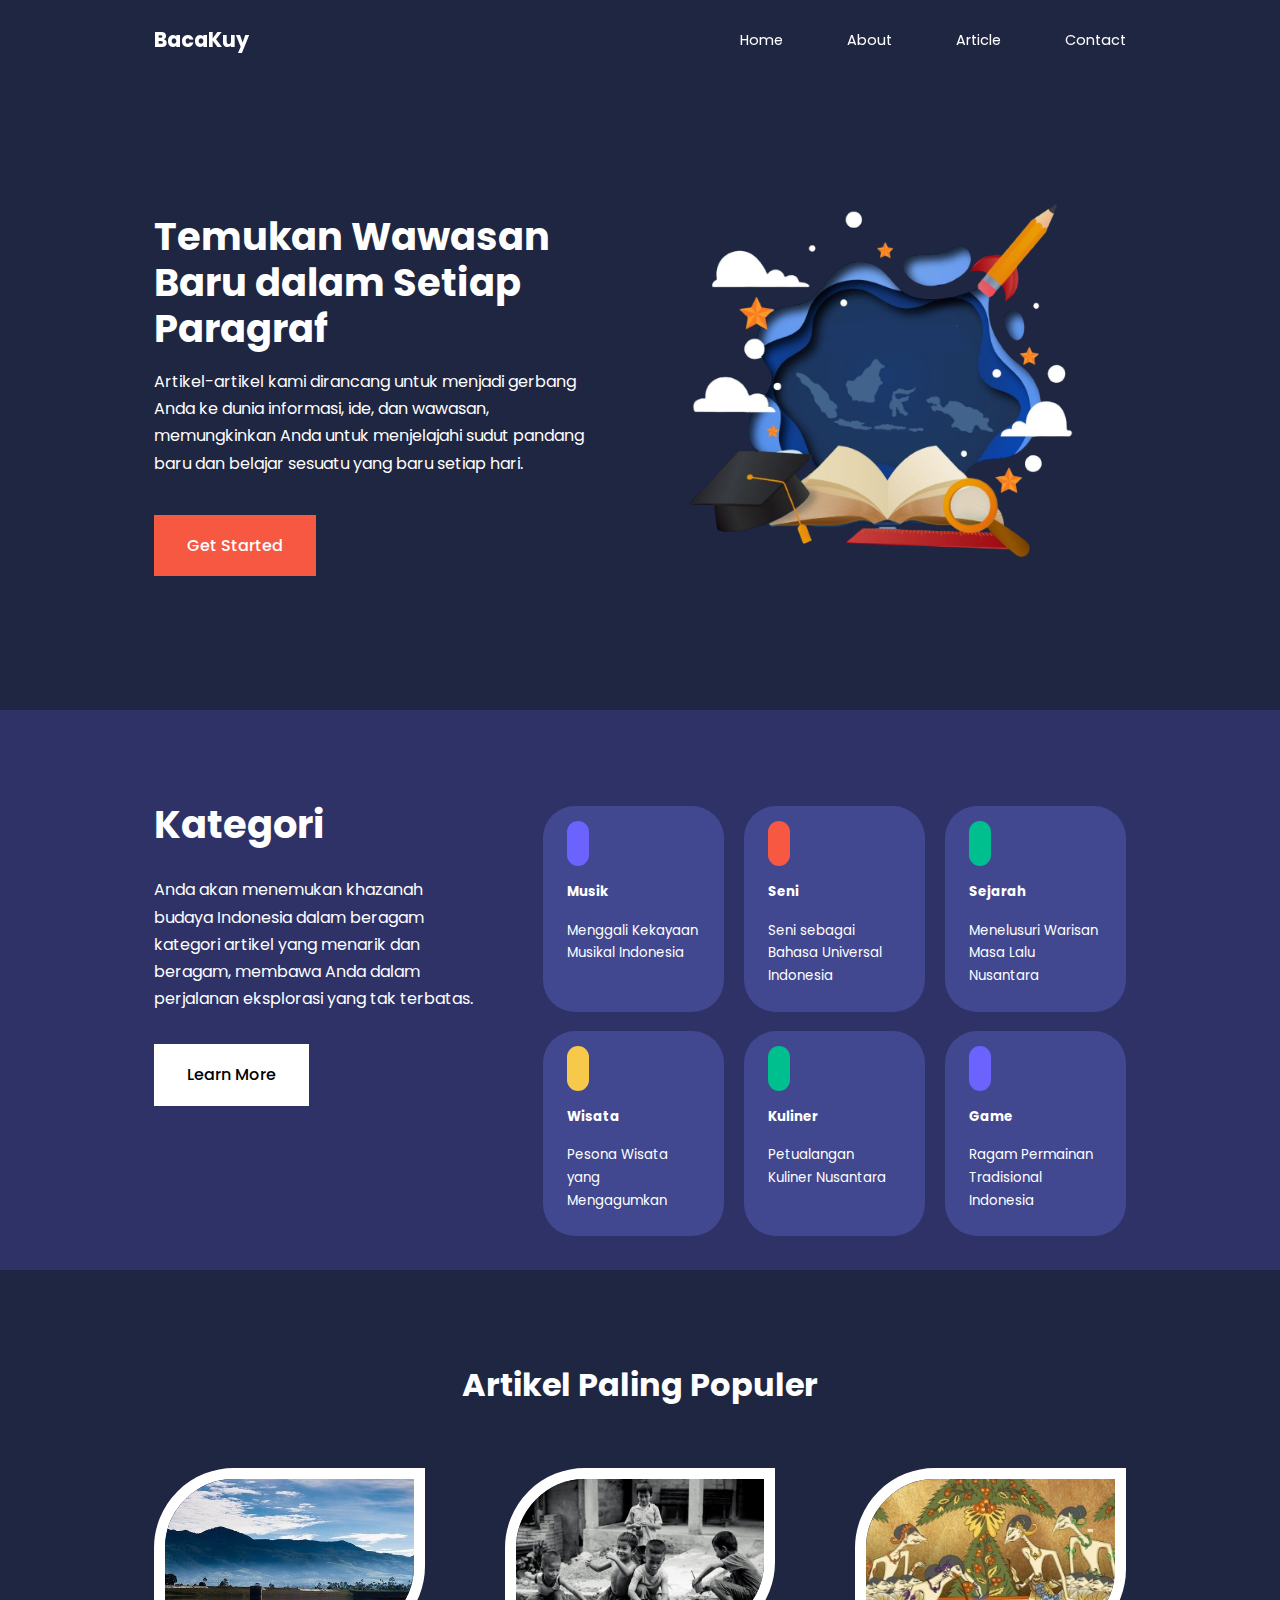
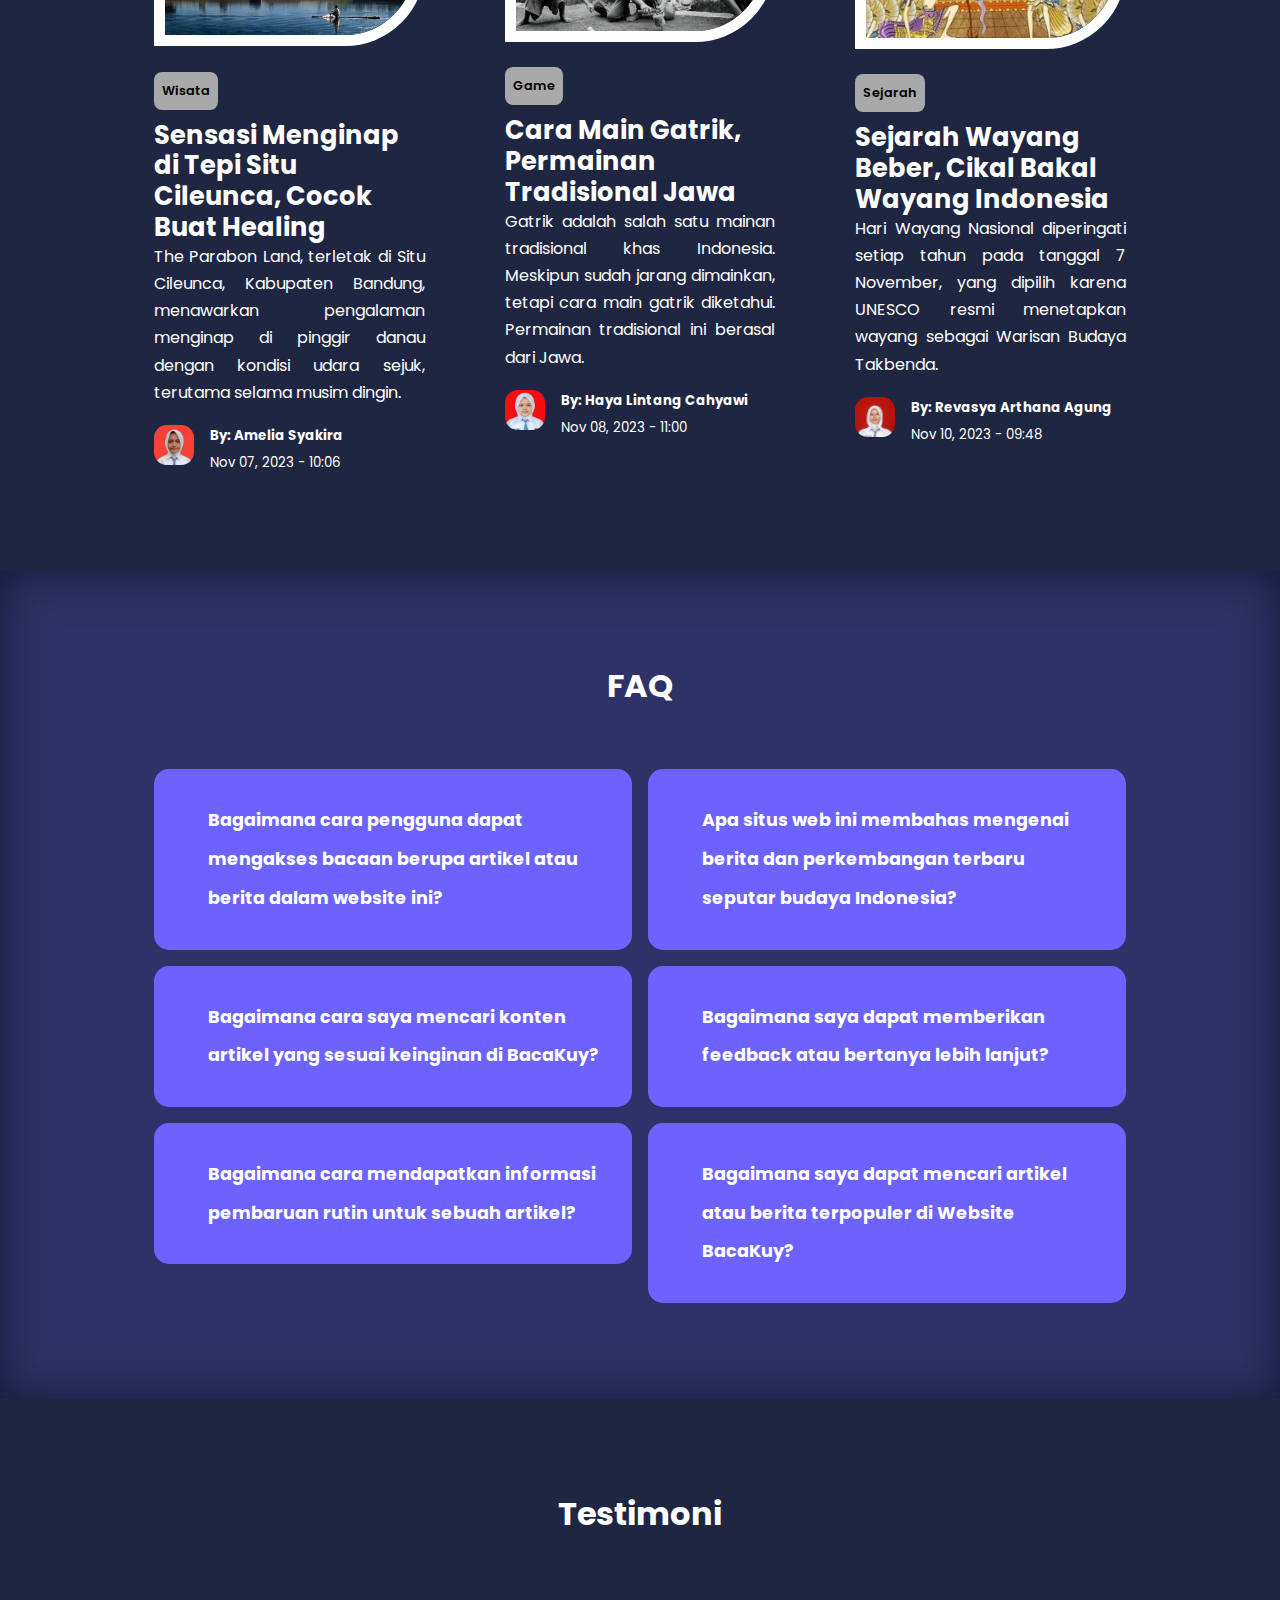
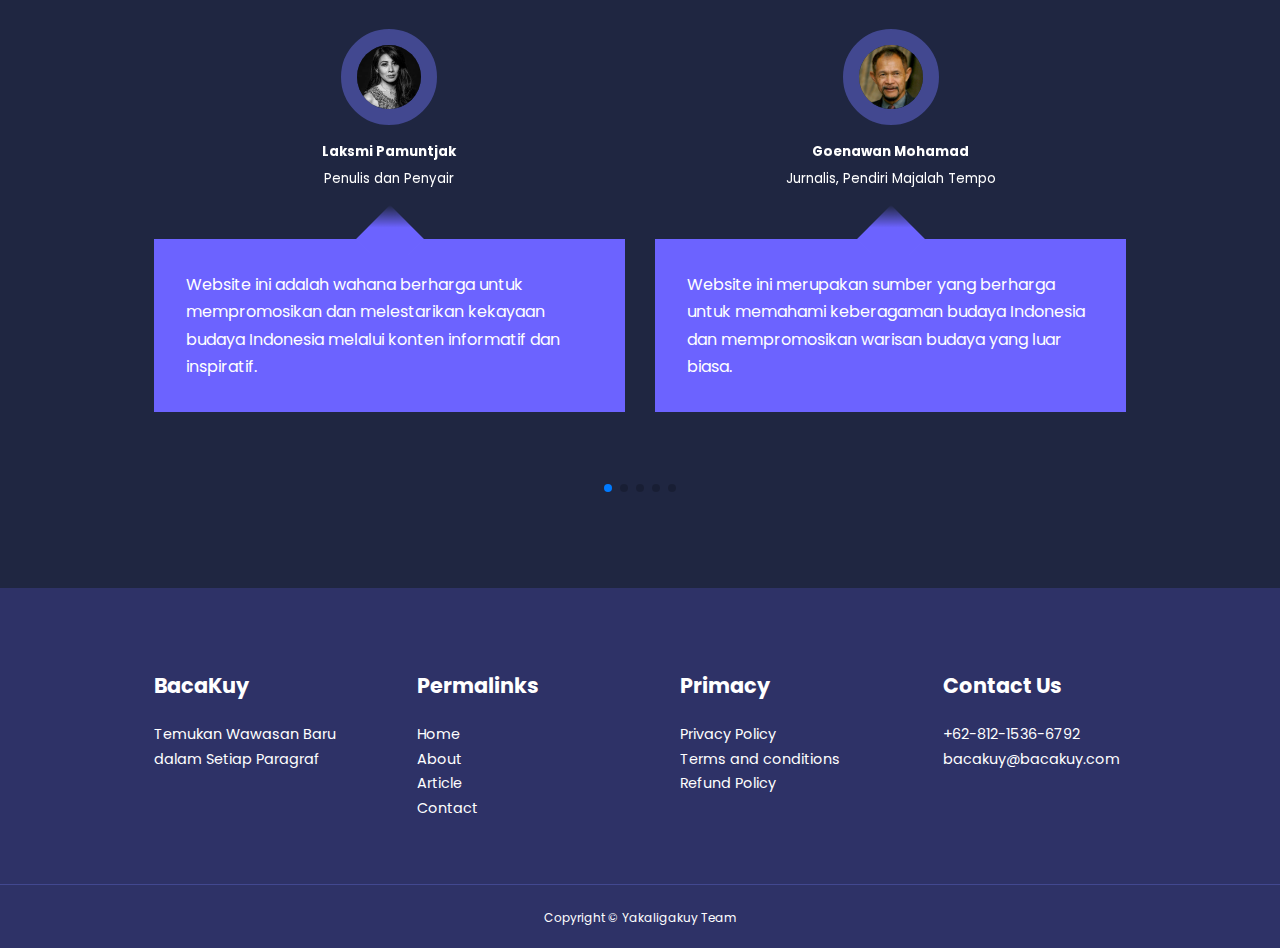
<file: index.html>
<!DOCTYPE html>
<html lang="en">
<head>
    <meta charset="UTF-8">
    <meta name="viewport" content="width=device-width, initial-scale=1.0">
    <link rel="stylesheet" href="style.css">
    <!--ICOUNTSCOUT CDN-->
    <link rel="stylesheet" href="https://unicons.iconscout.com/release/v4.0.8/css/line.css">
    <!--GOOGLE FONT (POPPINS)-->
    <link rel="preconnect" href="https://fonts.googleapis.com">
    <link rel="preconnect" href="https://fonts.gstatic.com" crossorigin>
    <link href="https://fonts.googleapis.com/css2?family=Poppins:wght@300;400;800&display=swap" rel="stylesheet">
    <!--SWIPPER JS-->
    <link rel="stylesheet" href="https://cdn.jsdelivr.net/npm/swiper@11/swiper-bundle.min.css"/>
    <title>BacaKuy</title>
</head>
<body>
    <!--Navbar-->
    <nav>
        <div class="container nav_container">
            <a href="index.html"><h4><i class="uil uil-book-open"></i> BacaKuy</h4></a>
            <ul class="nav_menu">
                <li><a href="index.html">Home</a></li>
                <li><a href="about.html">About</a></li>
                <li><a href="article.html">Article</a></li>
                <li><a href="contact.html">Contact</a></li>
            </ul>
            <button id="open-menu-btn"><i class="uil uil-bars"></i></button>
            <button id="close-menu-btn"><i class="uil uil-multiply"></i></i></button>
        </div>
    </nav>
    <!--Navbar End-->
    <!--Header-->
    <header>
        <div class="container header__container">
            <div class="header__left">
                <h1>Temukan Wawasan Baru dalam Setiap Paragraf</h1>
                <p>
                    Artikel-artikel kami dirancang untuk menjadi gerbang Anda ke dunia informasi, ide, dan wawasan, memungkinkan Anda untuk menjelajahi sudut pandang baru dan belajar sesuatu yang baru setiap hari.
                </p>
                <a href="article.html" class="btn btn-primary">Get Started</a>
            </div>
            <div class="header__right">
                <div class="header__right-image">
                    <img src="/images/header1.png" alt="">
                </div>
            </div>
        </div>
    </header>
    <!--Header End-->
    <!--Categories-->
    <section class="categories">
        <div class="container categories_container">
            <div class="categories_left">
                <h1>Kategori</h1>
                <p>
                    Anda akan menemukan khazanah budaya Indonesia dalam beragam kategori artikel yang menarik dan beragam, membawa Anda dalam perjalanan eksplorasi yang tak terbatas.
                </p>
                <a href="#" class="btn">Learn More</a>
            </div>
            <div class="categories_right">
                <article class="category">
                    <span class="category_icon"><a href="musik-category.html"><i class="uil uil-music"></i></a></span>
                    <h5>Musik</h5>
                    <p>Menggali Kekayaan Musikal Indonesia</p>
                </article>
                <article class="category">
                    <span class="category_icon"><a href="seni-category.html"><i class="uil uil-palette"></i></a></span>
                    <h5>Seni</h5>
                    <p>Seni sebagai Bahasa Universal Indonesia</p>
                </article>
                <article class="category">
                    <span class="category_icon"><a href="sejarah-category.html"><i class="uil uil-hourglass"></i></a></span>
                    <h5>Sejarah</h5>
                    <p>Menelusuri Warisan Masa Lalu Nusantara</p>
                </article>
                <article class="category">
                    <span class="category_icon"><a href="wisata-category.html"><i class="uil uil-map-marker"></i></a></span>
                    <h5>Wisata</h5>
                    <p>Pesona Wisata yang Mengagumkan</p>
                </article>
                <article class="category">
                    <span class="category_icon"><a href="kuliner-category.html"><i class="uil uil-restaurant"></i></a></span>
                    <h5>Kuliner</h5>
                    <p>Petualangan Kuliner Nusantara</p>
                </article>
                <article class="category">
                    <span class="category_icon"><a href="game-category.html"><i class="uil uil-tv-retro"></i></a></span>
                    <h5>Game</h5>
                    <p>Ragam Permainan Tradisional Indonesia</p>
                </article>
            </div>
        </div>
    </section>
    <!--Categories End-->  
    <!----------------POSTS------------------->
    <section class="posts">
        <h2>Artikel Paling Populer</h2>
        <div class="container posts__container">
            <article class="post">
                <div class="post__thumbnail">
                    <img src="./images/WISATA4.jpg" alt="">
                </div>
                <div class="post__info">
                    <a href="wisata-category.html" class="category__button">Wisata</a>
                    <h3 class="post__title">
                        <a href="wisata4.html">Sensasi Menginap di Tepi Situ Cileunca, Cocok Buat Healing</a>
                    </h3>
                    <p class="post__body">The Parabon Land, terletak di Situ Cileunca, Kabupaten Bandung, menawarkan pengalaman menginap di pinggir danau dengan kondisi udara sejuk, terutama selama musim dingin. </p>
                <div class="post__author">
                    <div class="post__author-avatar">
                        <img src="./images/PROFILAMEL.jpg" alt="">
                    </div>
                    <div class="post__author-info">
                        <h5>By: Amelia Syakira</h5>
                        <small>Nov 07, 2023 - 10:06</small>
                    </div>
                </div> 
            </article>
            <article class="post">
                <div class="post__thumbnail">
                    <img src="./images/PERMAINANTRADISIONAL4.jpg" alt="">
                </div>
                <div class="post__info">
                    <a href="game-category.html" class="category__button">Game</a>
                    <h3 class="post__title">
                        <a href="game4.html">Cara Main Gatrik, Permainan Tradisional Jawa </a>
                    </h3>
                    <p class="post__body">Gatrik adalah salah satu mainan tradisional khas Indonesia. Meskipun sudah jarang dimainkan, tetapi cara main gatrik diketahui. Permainan tradisional ini berasal dari Jawa.   </p>
                <div class="post__author">
                    <div class="post__author-avatar">
                        <img src="./images/PROFILHAYA.jpg" alt="">
                    </div>
                    <div class="post__author-info">
                        <h5>By: Haya Lintang Cahyawi</h5>
                        <small>Nov 08, 2023 - 11:00</small>
                    </div>
                </div>
                </div>
            </article>
            <article class="post">
                <div class="post__thumbnail">
                    <img src="./images/SEJARAH5.jpg" alt="">
                </div>
                <div class="post__info">
                    <a href="sejarah-category.html" class="category__button">Sejarah</a>
                    <h3 class="post__title">
                        <a href="sejarah5.html">Sejarah Wayang Beber, Cikal Bakal Wayang Indonesia</a>
                    </h3>
                    <p class="post__body">Hari Wayang Nasional diperingati setiap tahun pada tanggal 7 November, yang dipilih karena UNESCO resmi menetapkan wayang sebagai Warisan Budaya Takbenda. </p>
                    <div class="post__author">
                    <div class="post__author-avatar">
                        <img src="./images/PROFILREVA.jpg" alt="">
                    </div>
                    <div class="post__author-info">
                        <h5>By: Revasya Arthana Agung</h5>
                        <small>Nov 10, 2023 - 09:48</small>
                    </div>
                </div>
                </div>
            </article>
        </div>
    </section>
    <!----------------END OF POSTS------------------->
    <!----------------FAQ------------------->
    <section class="faqs">
        <h2>FAQ</h2>
        <div class="container faqs__container">
            <article class="faq">
                <div class="faq__icon"><i class="uil uil-plus"></i></div>
                <div class="question__answer">
                     <h4> Bagaimana cara pengguna dapat mengakses bacaan berupa artikel atau berita dalam website ini?</h4>
                    <p>
                        Anda dapat mengaksesnya dengan perangkat komputer atau mobile yang terhubung ke internet. Kunjungi situs website kami.
                    </p>
                </div>
            </article>

            <article class="faq">
                <div class="faq__icon"><i class="uil uil-plus"></i></div>
                <div class="question__answer">
                    <h4>Apa situs web ini membahas mengenai berita dan perkembangan terbaru seputar budaya Indonesia?</h4>
                    <p>
                        Kami sebisa mungkin akan memberikan sebuah artikel atau berita terbaru seputar kebudayaan Indonesia setiap harinya.
                    </p>
                </div>
            </article>

            <article class="faq">
                <div class="faq__icon"><i class="uil uil-plus"></i></div>
                <div class="question__answer">
                    <h4>Bagaimana cara saya mencari konten artikel yang sesuai keinginan di BacaKuy?</h4>
                    <p>
                        Anda dapat menemukan konten artikel yang sesuai dengan menjelajahi kategori-kategori seperti Musik, Seni, Sejarah, Wisata, Kuliner, dan Game. 
                    </p>
                </div>
            </article>

            <article class="faq">
                <div class="faq__icon"><i class="uil uil-plus"></i></div>
                <div class="question__answer">
                    <h4> Bagaimana saya dapat memberikan feedback atau bertanya lebih lanjut? </h4>
                    <p>
                        Kami menghargai setiap umpan balik dari pembaca kami. Jika Anda memiliki pertanyaan, komentar, atau saran, silakan kirimkan melalui halaman <a style="color: #3f426e;" href="contact.html"><b>Contact</b></a>
                    </p>
                </div>
            </article>
            
            <article class="faq">
                <div class="faq__icon"><i class="uil uil-plus"></i></div>
                <div class="question__answer">
                    <h4>Bagaimana cara mendapatkan informasi pembaruan rutin untuk sebuah artikel?</h4>
                    <p>
                        Anda dapat membuka website kami setiap harinya untuk mendapatkan pemberitahuan artikel atau berita baru serta bisa cek sosial media kami sebab akan kami update setiap ada berita terkni.
                    </p>
                </div>
            </article>

            <article class="faq">
                <div class="faq__icon"><i class="uil uil-plus"></i></div>
                <div class="question__answer">
                    <h4>Bagaimana saya dapat mencari artikel atau berita terpopuler di Website BacaKuy?</h4>
                    <p>
                        Anda dapat menemukan artikel terpopuler dengan mengunjungi bagian "Artikel Populer". Di sana, Anda akan menemukan daftar artikel yang paling banyak dibaca dan dibagikan oleh pembaca kami.
                    </p>
                </div>
            </article>
        </div>
    </section>
        <!----------------END OF FAQ------------------->

    <section class="container testimonial__container mySwiper">
        <h2>Testimoni</h2>
        <div class="swiper-wrapper">
            <article class="testimonial swiper-slide">
                <div class="avatar">
                    <img src="images/TESTIMONIALREVISI1.jpg">
                </div>
                <div class="testimonial__info">
                    <h5>Laksmi Pamuntjak</h5>
                    <small>Penulis dan Penyair</small>
                </div>
                <div class="testimonial__body">
                    <p>Website ini adalah wahana berharga untuk mempromosikan dan melestarikan kekayaan budaya Indonesia melalui konten informatif dan inspiratif.</p>
                </div>
            </article>

            <article class="testimonial swiper-slide">
                <div class="avatar">
                    <img src="images/TESTIMONIALREVISI2.png">
                </div>
                <div class="testimonial__info">
                    <h5>Goenawan Mohamad</h5>
                    <small>Jurnalis, Pendiri Majalah Tempo</small>
                </div>
                <div class="testimonial__body">
                    <p>Website ini merupakan sumber yang berharga untuk memahami keberagaman budaya Indonesia dan mempromosikan warisan budaya yang luar biasa.</p>
                </div>
            </article>

            <article class="testimonial swiper-slide">
                <div class="avatar">
                    <img src="images/TESTIMONIALREVISI3.jpg">
                </div>
                <div class="testimonial__info">
                    <h5>Prof. Dr. B.J. Habibie</h5>
                    <small>Akademis Teknik dan Teknologi</small>
                </div>
                <div class="testimonial__body">
                    <p>Website ini merupakan jembatan yang menghubungkan budaya dan teknologi, memungkinkan kita untuk melestarikan dan membagikan kebudayaan kita kepada dunia.</p>
                </div>
            </article>

            <article class="testimonial swiper-slide">
                <div class="avatar">
                    <img src="images/TESTIMONIAL4.jpg">
                </div>
                <div class="testimonial__info">
                    <h5>Najwa Shihab</h5>
                    <small>Jurnalis dan Pembawa Acara Televisi</small>
                </div>
                <div class="testimonial__body">
                    <p>Website ini adalah jendela yang luar biasa untuk memperkenalkan budaya Indonesia kepada dunia dan akan memainkan peran penting dalam melestarikan kebudayaan Indonesia.</p>
                </div>
            </article>

            <article class="testimonial swiper-slide">
                <div class="avatar">
                    <img src="images/TESTIMONIALREVISI5.jpg">
                </div>
                <div class="testimonial__info">
                    <h5>Dewi Saraswati</h5>
                    <small>Pembaca Setia</small>
                </div>
                <div class="testimonial__body">
                    <p>Website ini adalah harta karun bagi pecinta budaya Indonesia dengan konten informatif dan mendalam yang membantu dalam pemahaman terhadap kekayaan budaya Indonesia.</p>
                </div>
            </article>

            <article class="testimonial swiper-slide">
                <div class="avatar">
                    <img src="images/TESTIMONIALREVISI6.jpg">
                </div>
                <div class="testimonial__info">
                    <h5>Khofifah Indar Parawansa</h5>
                    <small>Menteri Sosial Indonesia</small>
                </div>
                <div class="testimonial__body">
                    <p>Website ini adalah alat efektif untuk menyebarkan berita dan informasi budaya ke seluruh negeri, membantu menjaga warisan budaya Indonesia yang kaya dan beragam.</p>
                </div>
            </article>
        </div>
        <div class="swiper-pagination"></div>
    </section>

    <!--Footer-->
    <footer class="footer">
        <div class="container footer_container">
            <div class="footer_1">
                <a href="about.html" class="footer_logo"><h4>BacaKuy</h4></a>
                <p>Temukan Wawasan Baru dalam Setiap Paragraf</p>
            </div> 
              
            <div class="footer_2">
                <h4>Permalinks</h4>
                <ul class="primalinks">
                    <li><a href="index.html">Home</a></li>
                    <li><a href="about.html">About</a></li>
                    <li><a href="article.html">Article</a></li>
                    <li><a href="contact.html">Contact</a></li>  
                </ul>
            </div>
    
            <div class="footer_3">
                <h4>Primacy</h4>
                <ul class="privacy">
                    <li><a href="#">Privacy Policy</a></li>
                    <li><a href="#">Terms and conditions</a></li>
                    <li><a href="#">Refund Policy</a></li>
                </ul>
            </div>
    
            <div class="footer_4">
                <h4>Contact Us</h4>
                <div>
                    <p>+62-812-1536-6792</p>
                    <p>bacakuy@bacakuy.com</p>
                </div>
            
                <ul class="footer_socials">
                    <li>
                        <a href="#"><i class="uil uil-facebook-f"></i></a>
                    </li>
                    <li>
                        <a href="#"><i class="uil uil-instagram"></i></a>
                    </li>
                    <li>
                        <a href="#"><i class="uil uil-twitter"></i></a>
                    </li>
                    <li>
                        <a href="#"><i class="uil uil-linkedin"></i></a>
                    </li>
                </ul>
            </div>
        </div>
        <div class="footer_copyright">
            <small>Copyright &copy; Yakaligakuy Team</small>
        </div>
    </footer>

    <script src="https://cdn.jsdelivr.net/npm/swiper@11/swiper-bundle.min.js"></script>
    <script>
        var swiper = new Swiper(".mySwiper", {
        slidesPerView: 1,
        spaceBetween: 30,
        pagination: {
        el: ".swiper-pagination",
        clickable: true,
      },
      //when window widhth is >= 600px
      breakpoints: {
        600: {
            slidesPerView: 2 
        }
      }
    });
    </script>
    <script src="main.js" defer></script>
</body>
</html>
</file>
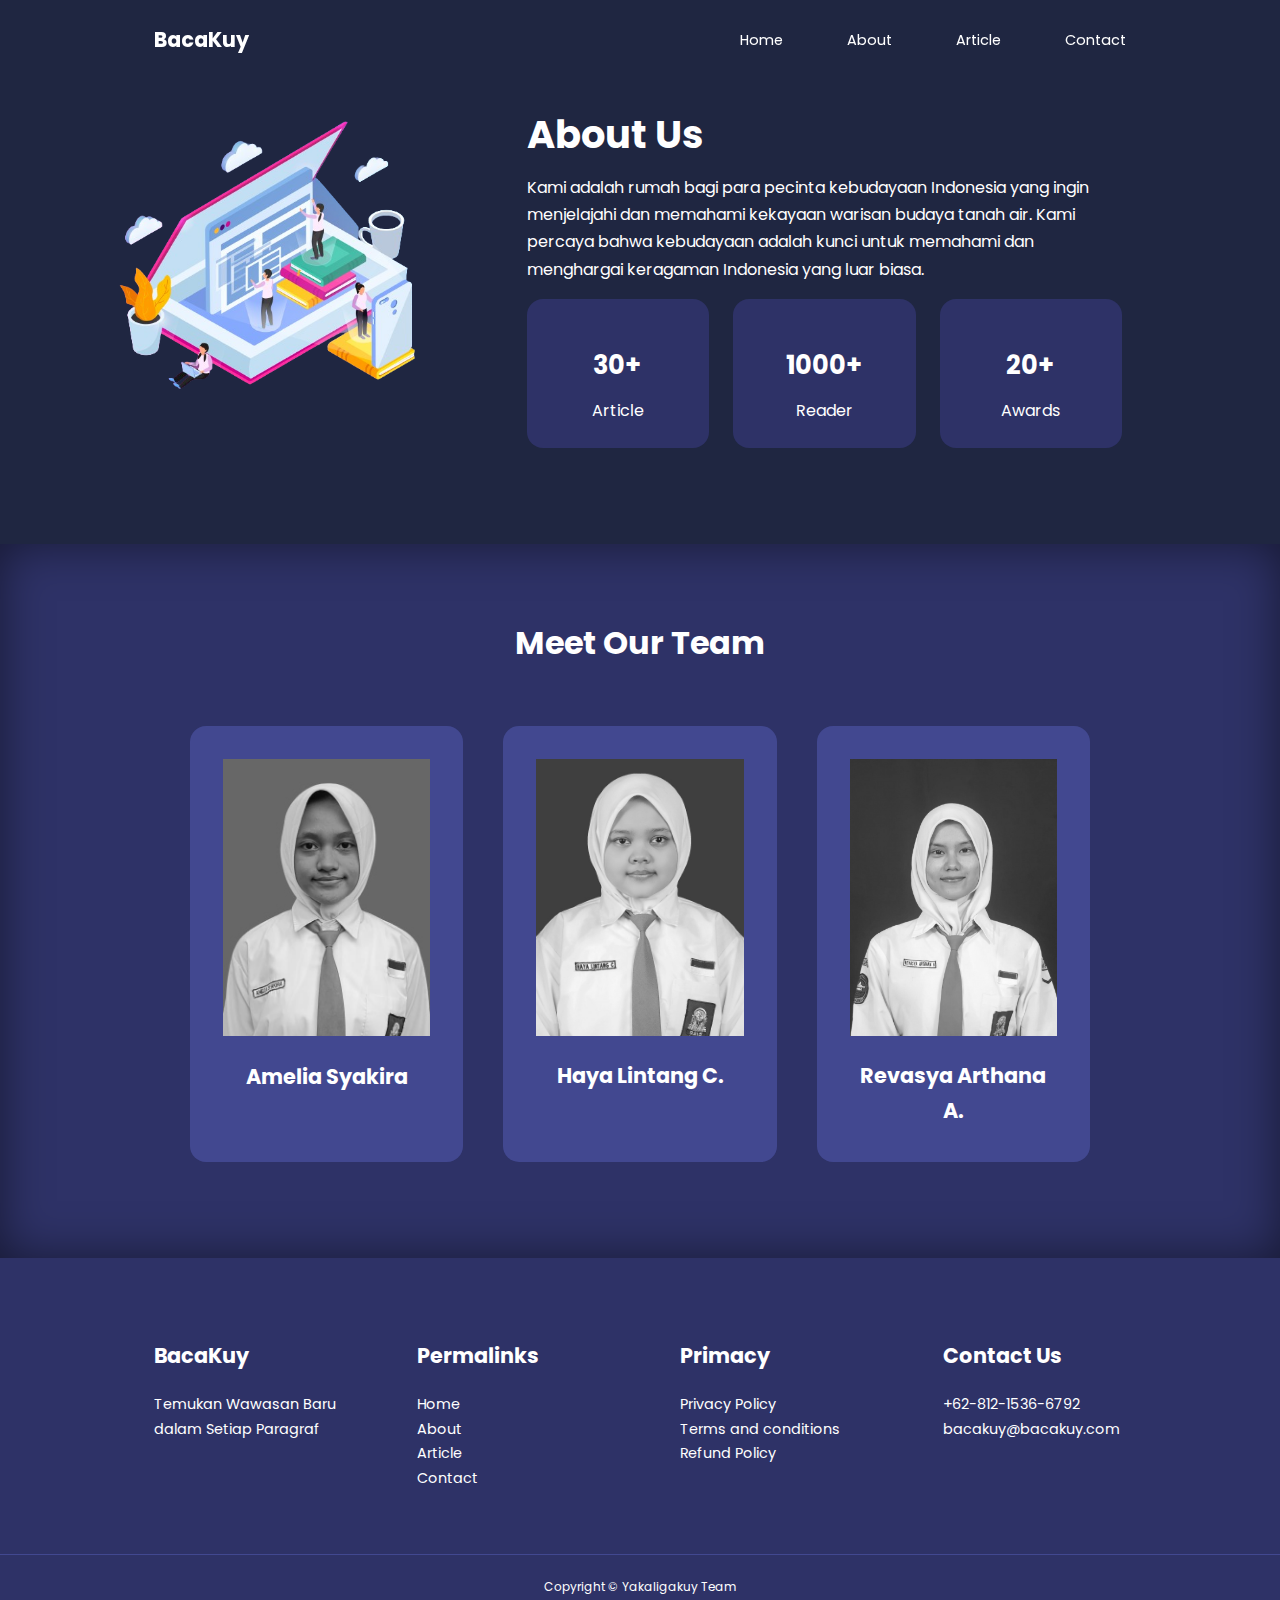
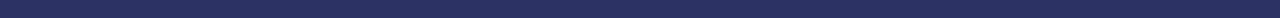
<file: about.html>
<!DOCTYPE html>
<html lang="en">
    <head>
        <meta charset="UTF-8">
        <meta name="viewport" content="width=device-width, initial-scale=1.0">
        <link rel="stylesheet" href="about.css">
        <!--ICOUNTSCOUT CDN-->
        <link rel="stylesheet" href="https://unicons.iconscout.com/release/v4.0.8/css/line.css">
        <!--GOOGLE FONT (POPPINS)-->
        <link rel="preconnect" href="https://fonts.googleapis.com">
        <link rel="preconnect" href="https://fonts.gstatic.com" crossorigin>
        <link href="https://fonts.googleapis.com/css2?family=Poppins:wght@300;400;800&display=swap" rel="stylesheet">
        <title>BacaKuy</title>
    </head>
    <body>
        <nav>
            <div class="container nav_container">
                <a href="index.html"><h4><i class="uil uil-book-open"></i> BacaKuy</h4></a>
                <ul class="nav_menu">
                    <li><a href="index.html">Home</a></li>
                    <li><a href="about.html">About</a></li>
                    <li><a href="article.html">Article</a></li>
                    <li><a href="contact.html">Contact</a></li>
                </ul>
                <button id="open-menu-btn"><i class="uil uil-bars"></i></button>
                <button id="close-menu-btn"><i class="uil uil-multiply"></i></i></button>
            </div>
        </nav>
        <!--About acipmen-->
        <section class="about__achievments">
            <div class="about__achievments-container">
                <div class="about__achievments-left">
                    <img src="images/about.png">
                </div>
                <div class="about__achievments-right">
                    <h1>About Us</h1>
                    <p>Kami adalah rumah bagi para pecinta kebudayaan Indonesia yang ingin menjelajahi dan memahami kekayaan warisan budaya tanah air. Kami percaya bahwa kebudayaan adalah kunci untuk memahami dan menghargai keragaman Indonesia yang luar biasa.</p>
                    <div class="achievements__cards">
                        <article class="achievements__card">
                            <span class="achievements__icon">
                                <i class="uil uil-books"></i>
                            </span>
                            <h3>30+</h3>
                            <p>Article</p>
                        </article>
                        
                        <article class="achievements__card">
                            <span class="achievements__icon">
                                <i class="uil uil-users-alt"></i>
                            </span>
                            <h3>1000+</h3>
                            <p>Reader</p>
                        </article>

                        <article class="achievements__card">
                            <span class="achievements__icon">
                                <i class="uil uil-award"></i>
                            </span>
                            <h3>20+</h3>
                            <p>Awards</p>
                        </article>
                    </div>
                </div>
            </div>
        </section>
        <!--About Team-->
            <section class="team">
                <h2>Meet Our Team</h2>
                <div class="container team__container">

                    <article class="team__member">
                        <div class="team__member-image">
                            <img src="images/PROFILAMEL.jpg">
                            <div class="team__member-info">
                                <h4>Amelia Syakira</h4>
                            </div>
                            <div class="team__member-sosial">
                                <a href="https://instagram.com/amllsykr?igshid=MzMyNGUyNmU2YQ==" target="_blank"><i class="uil uil-instagram"></i></a>
                                <a href="https://twitter.com/amlsykr_" target="_blank"><i class="uil uil-twitter"></i></a>
                                <a href="https://www.linkedin.com/in/amelia-syakira-383681248" target="_blank"><i class="uil uil-linkedin"></i></a>
                            </div>
                        </div>
                    </article>

                    <article class="team__member">
                        <div class="team__member-image">
                            <img src="images/PROFILHAYA.jpg">
                            <div class="team__member-info">
                                <h4>Haya Lintang C.</h4>
                            </div>
                            <div class="team__member-sosial">
                                <a href="https://instagram.com/_hayalintang?igshid=MzMyNGUyNmU2YQ" target="_blank"><i class="uil uil-instagram"></i></a>
                                <a href="https://x.com/hycraftsites?t=6hDZf8wU85BcQYX_1UqizA&s=09" target="_blank"><i class="uil uil-twitter"></i></a>
                                <a href="https://www.linkedin.com/in/haya-lintang-cahyawi-a36034249?utm_source=share&utm_campaign=share_via&utm_content=profile&utm_medium=android_app" target="_blank"><i class="uil uil-linkedin"></i></a>
                            </div>
                        </div>
                    </article>

                    <article class="team__member">
                        <div class="team__member-image">
                            <img src="images/PROFILREVA.jpg">
                            <div class="team__member-info">
                                <h4>Revasya Arthana A.</h4>
                            </div>
                            <div class="team__member-sosial">
                                <a href="https://instagram.com/rvthagy?igshid=YTQwZjQ0NmI0OA" target="_blank"><i class="uil uil-instagram"></i></a>
                                <a href="https://twitter.com/rvsyarag " target="_blank"><i class="uil uil-twitter"></i></a>
                                <a href="https://id.linkedin.com/in/rvsyaarag" target="_blank"><i class="uil uil-linkedin"></i></a>
                            </div>
                        </div>
                    </article>

                    </div>  
                    </div>
                </div>
            </section>
        <!--Footer-->
        <footer class="footer">
            <div class="container footer_container">
                <div class="footer_1">
                    <a href="about.html" class="footer_logo"><h4>BacaKuy</h4></a>
                    <p>Temukan Wawasan Baru dalam Setiap Paragraf</p>
                </div> 
                
                <div class="footer_2">
                    <h4>Permalinks</h4>
                    <ul class="primalinks">
                        <li><a href="index.html">Home</a></li>
                        <li><a href="about.html">About</a></li>
                        <li><a href="article.html">Article</a></li>
                        <li><a href="contact.html">Contact</a></li>  
                    </ul>
                </div>

                <div class="footer_3">
                    <h4>Primacy</h4>
                    <ul class="privacy">
                        <li><a href="#">Privacy Policy</a></li>
                        <li><a href="#">Terms and conditions</a></li>
                        <li><a href="#">Refund Policy</a></li>
                    </ul>
                </div>

                <div class="footer_4">
                    <h4>Contact Us</h4>
                    <div>
                        <p>+62-812-1536-6792</p>
                        <p>bacakuy@bacakuy.com</p>
                    </div>
                
                    <ul class="footer_socials">
                        <li>
                            <a href="#"><i class="uil uil-facebook-f"></i></a>
                        </li>
                        <li>
                            <a href="#"><i class="uil uil-instagram"></i></a>
                        </li>
                        <li>
                            <a href="#"><i class="uil uil-twitter"></i></a>
                        </li>
                        <li>
                            <a href="#"><i class="uil uil-linkedin"></i></a>
                        </li>
                    </ul>
                </div>
            </div>
            <div class="footer_copyright">
                <small>Copyright &copy; Yakaligakuy Team</small>
            </div>
        </footer>
        <script src="main.js"></script>
    </body>
</html>
</file>
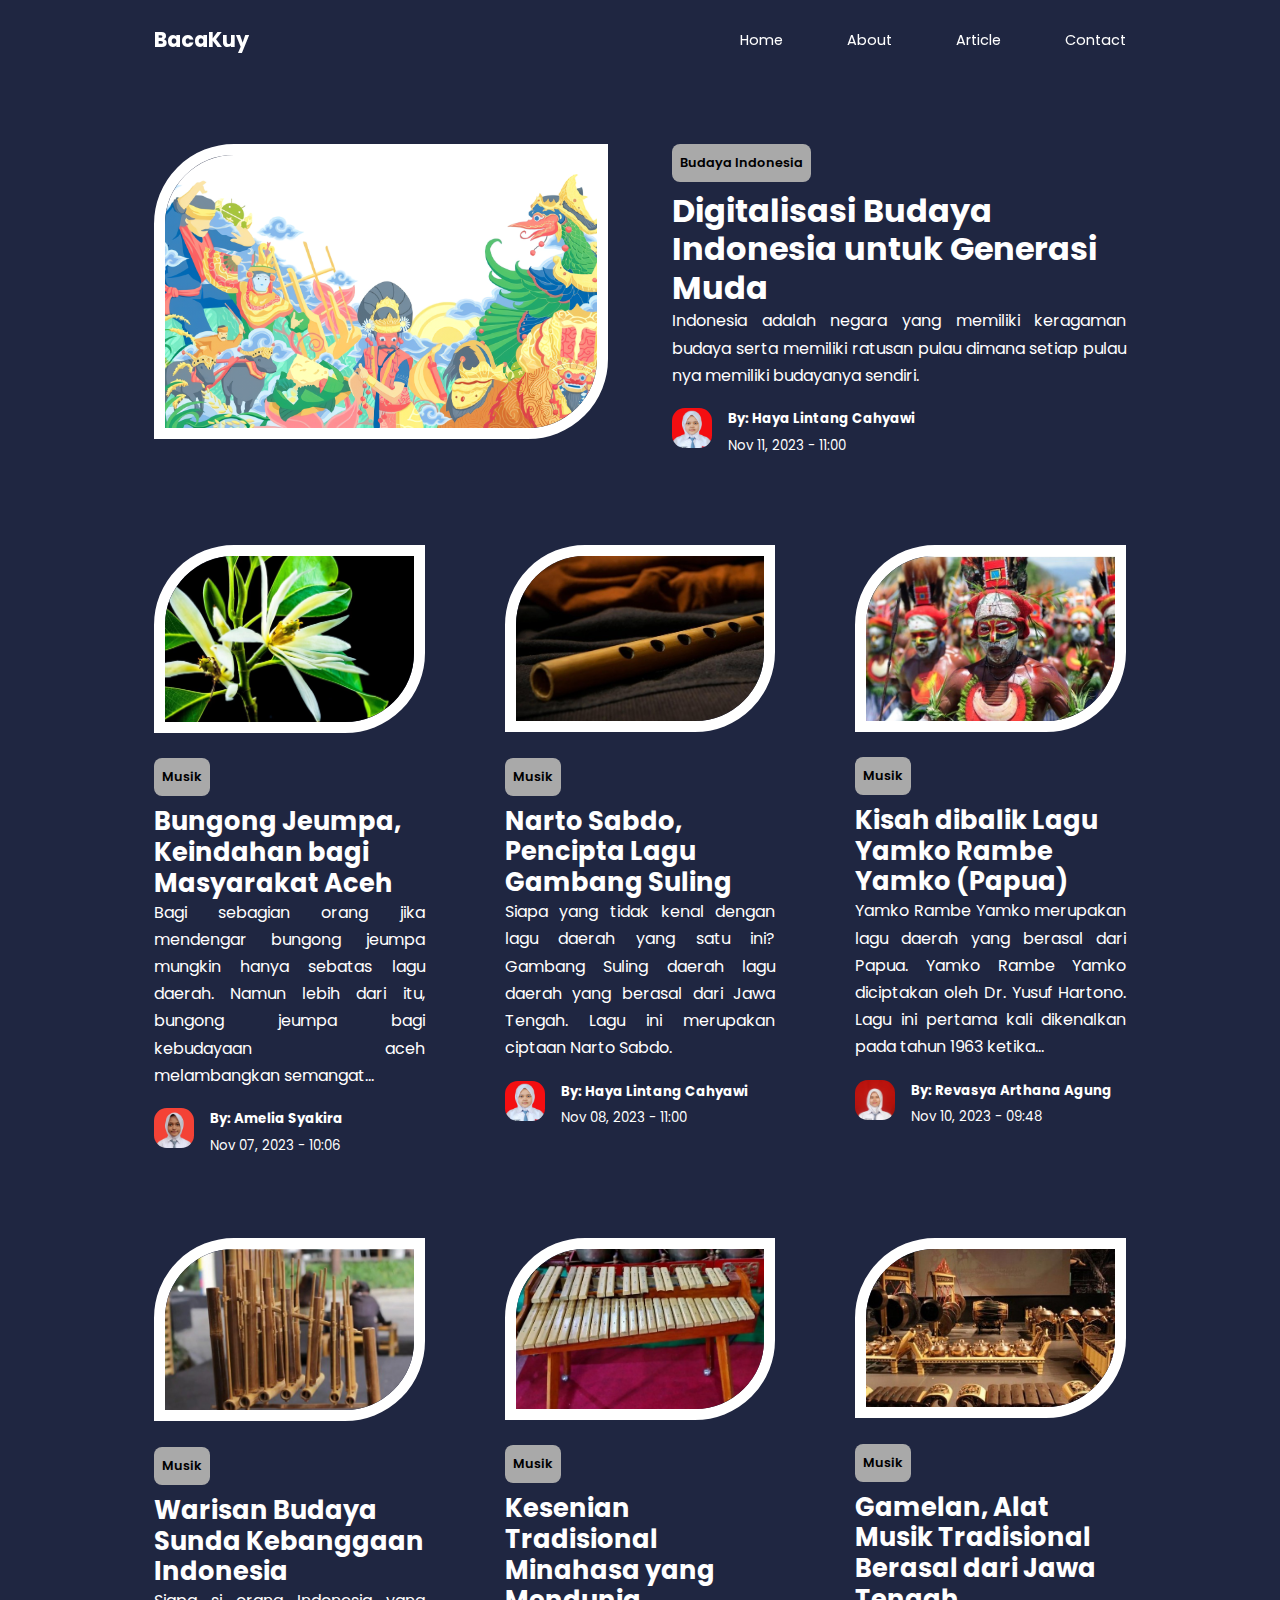
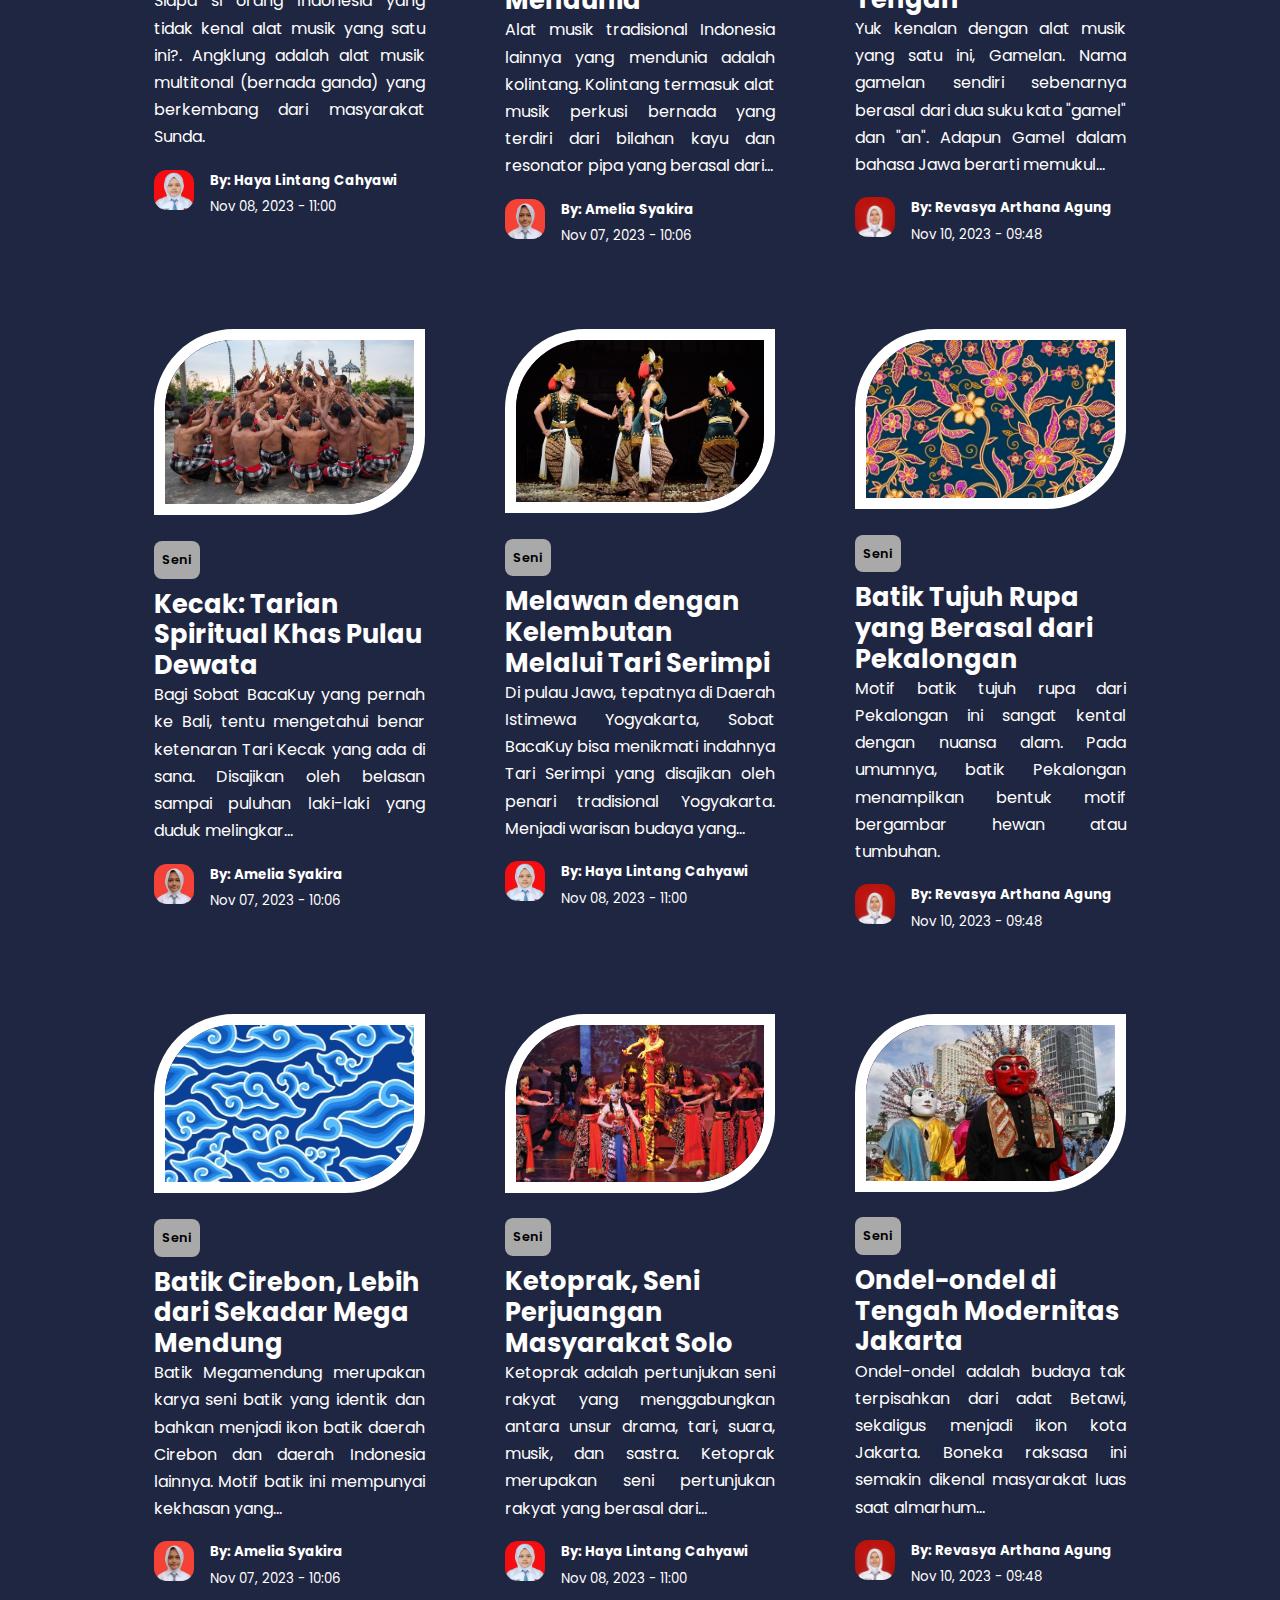
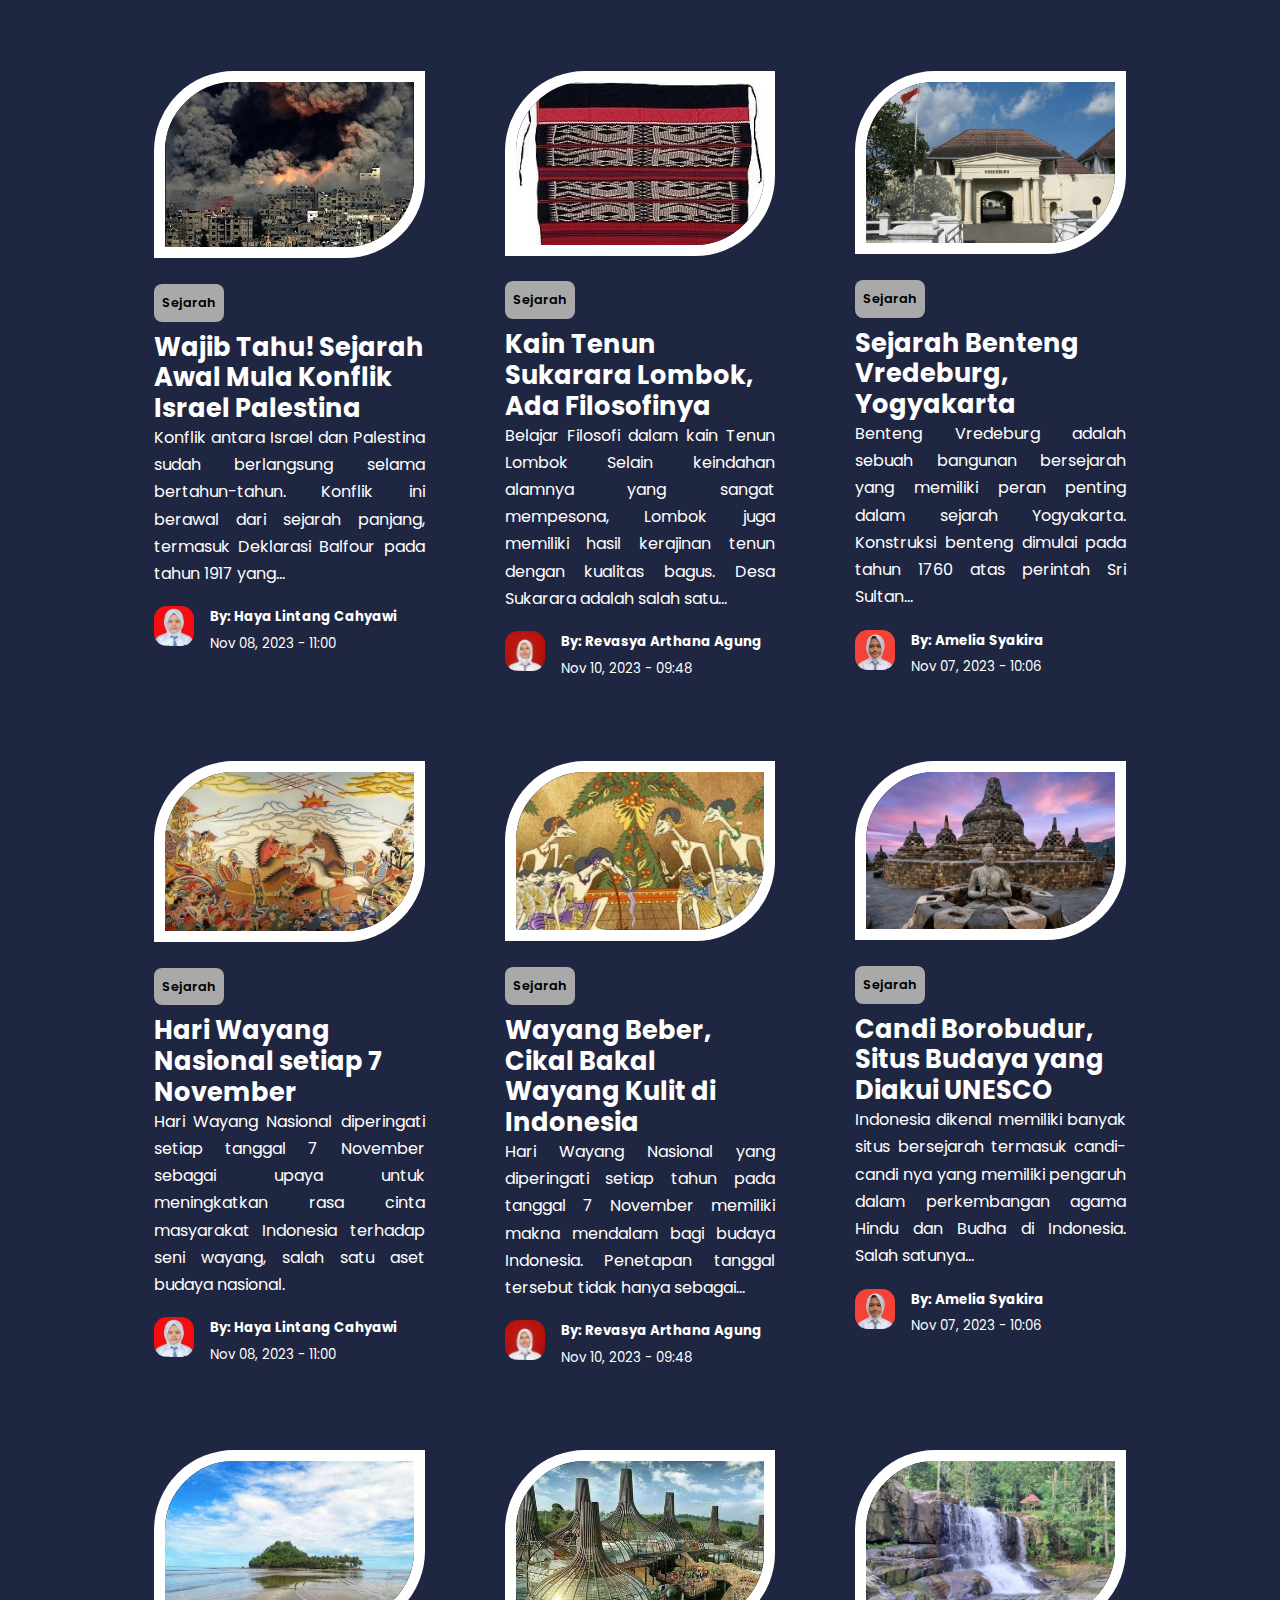
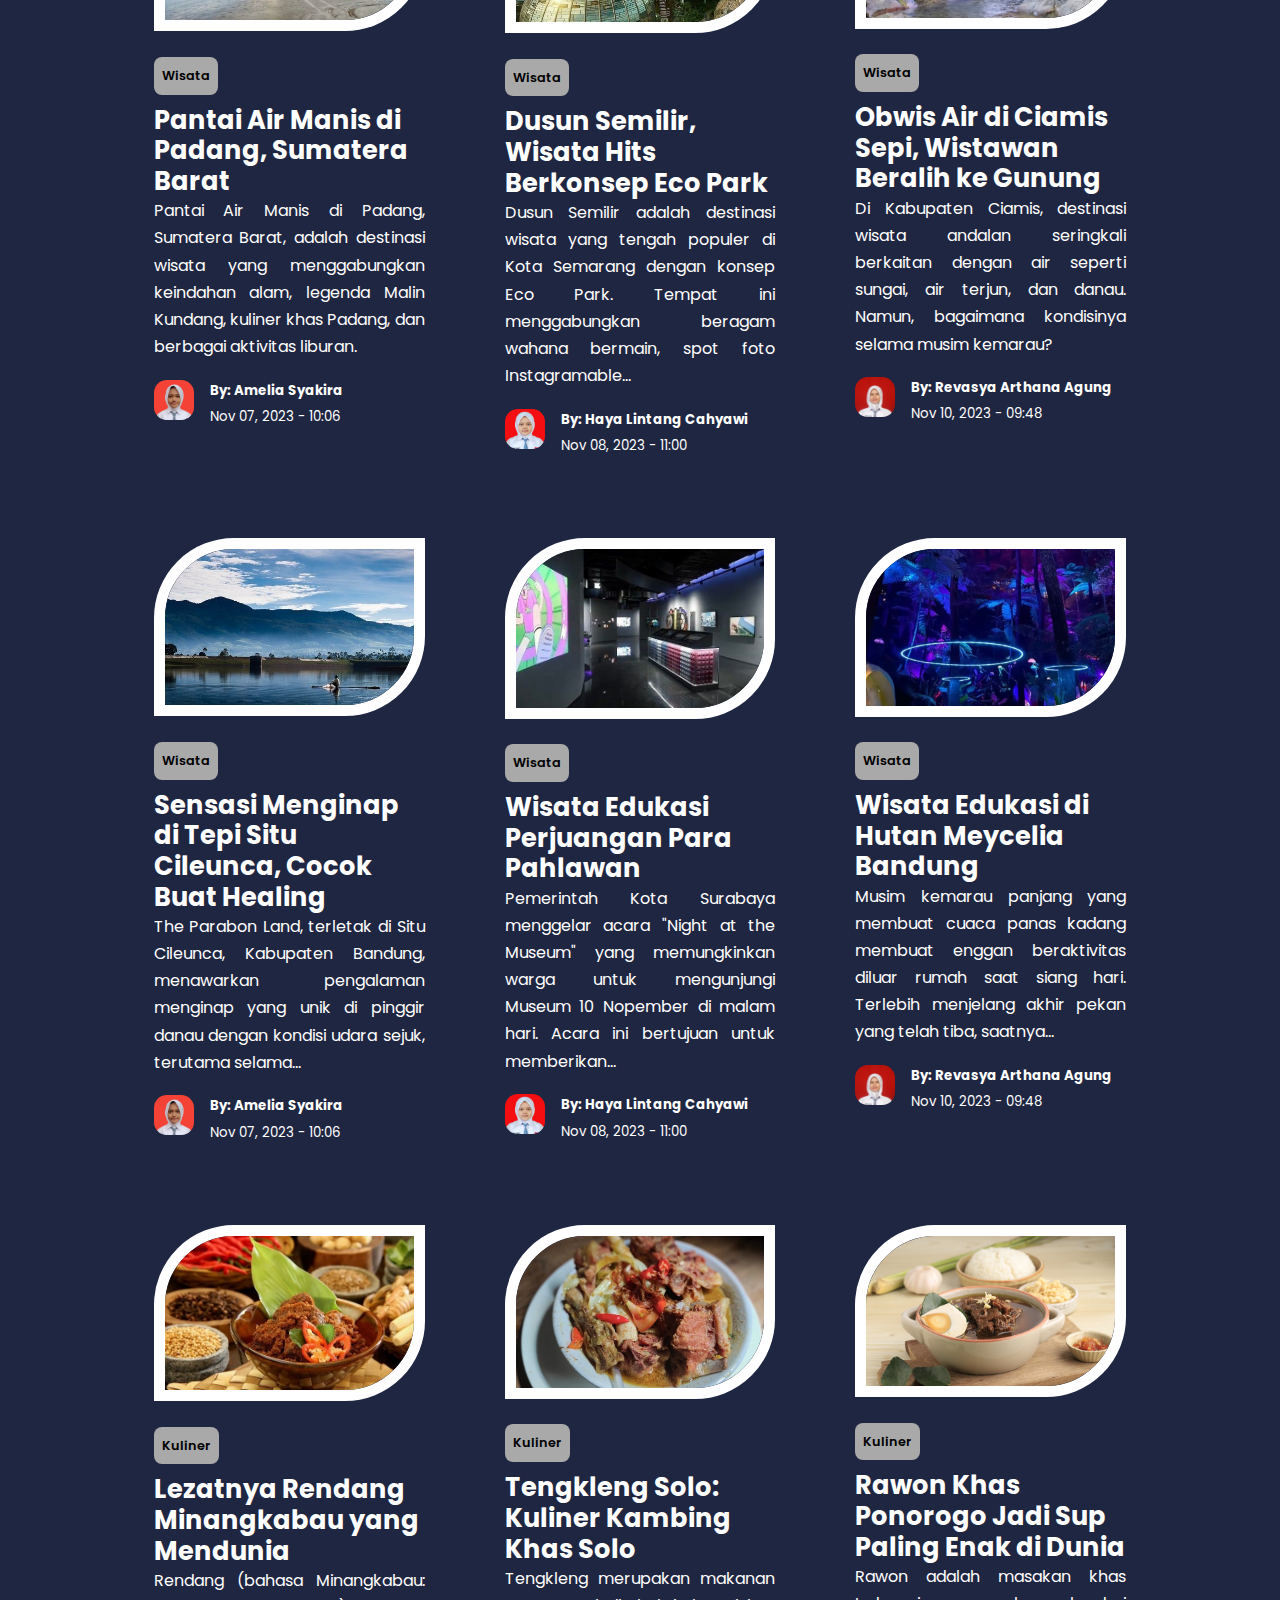
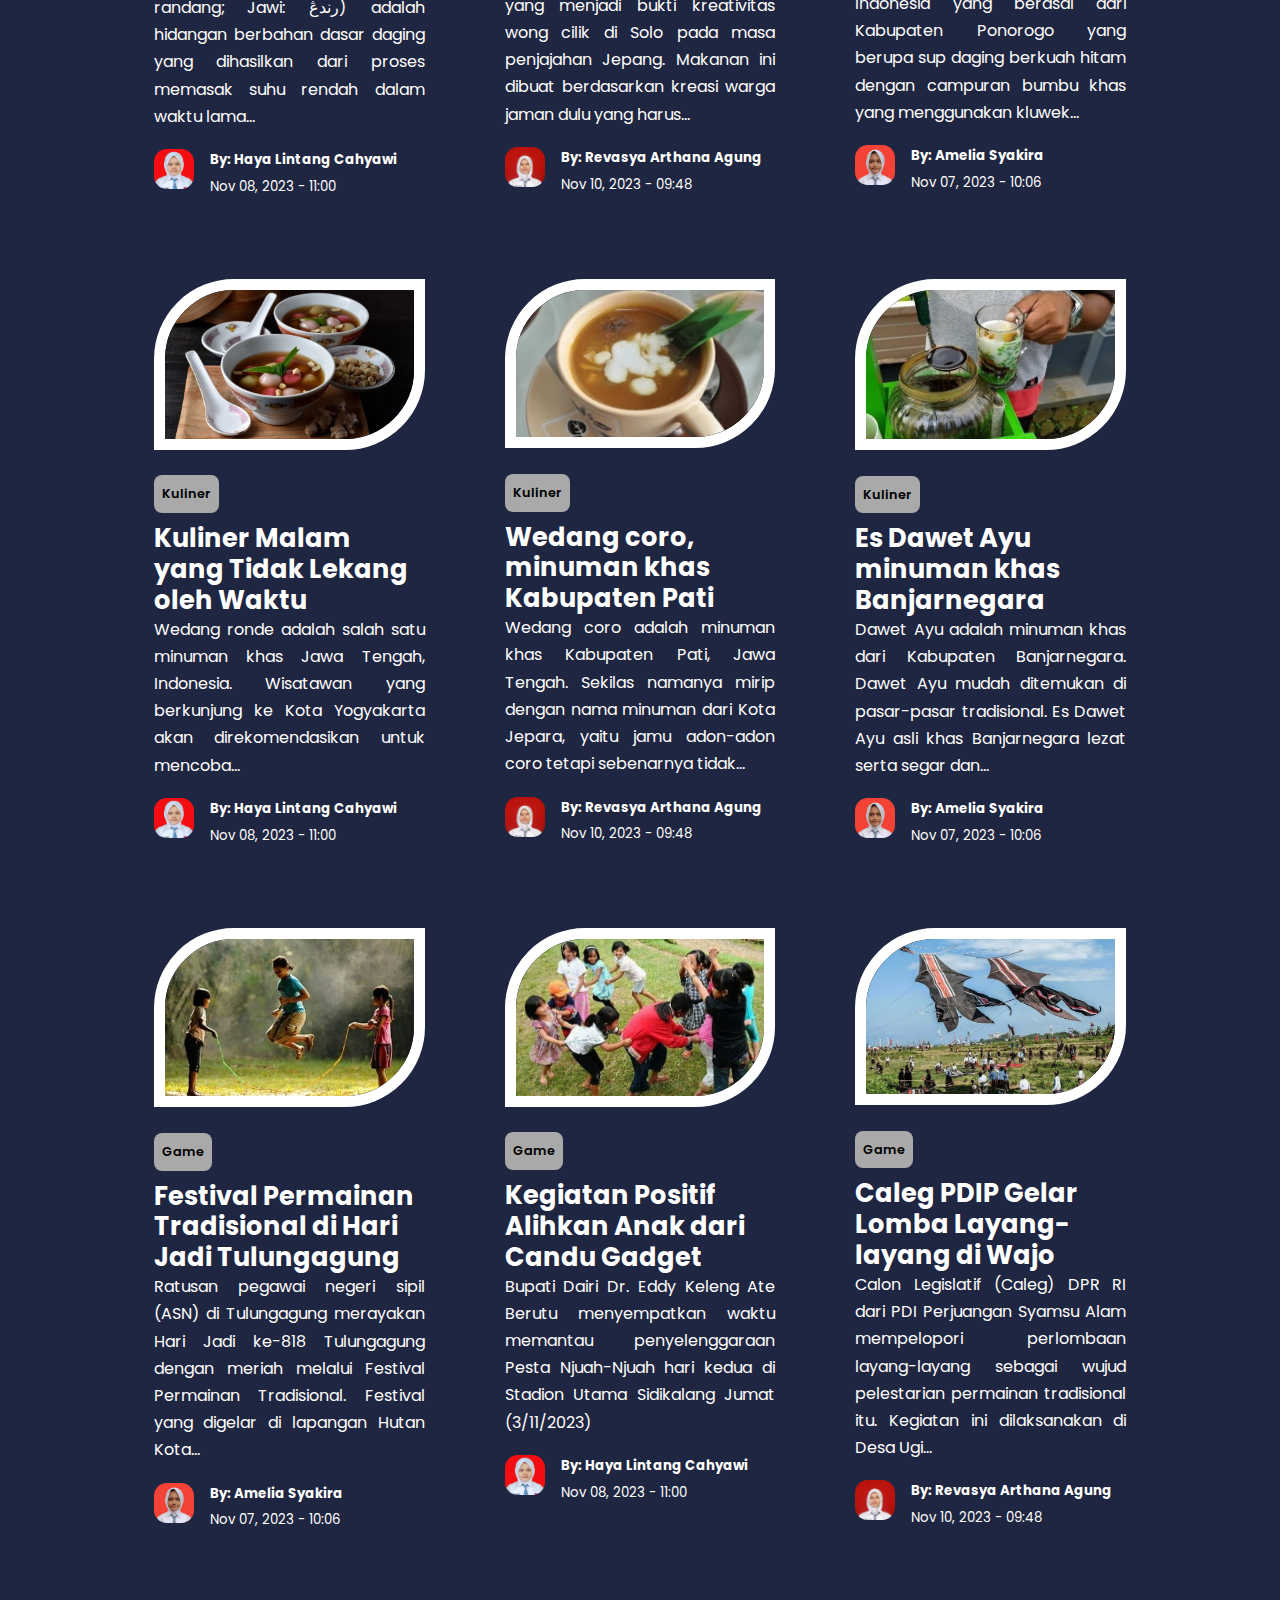
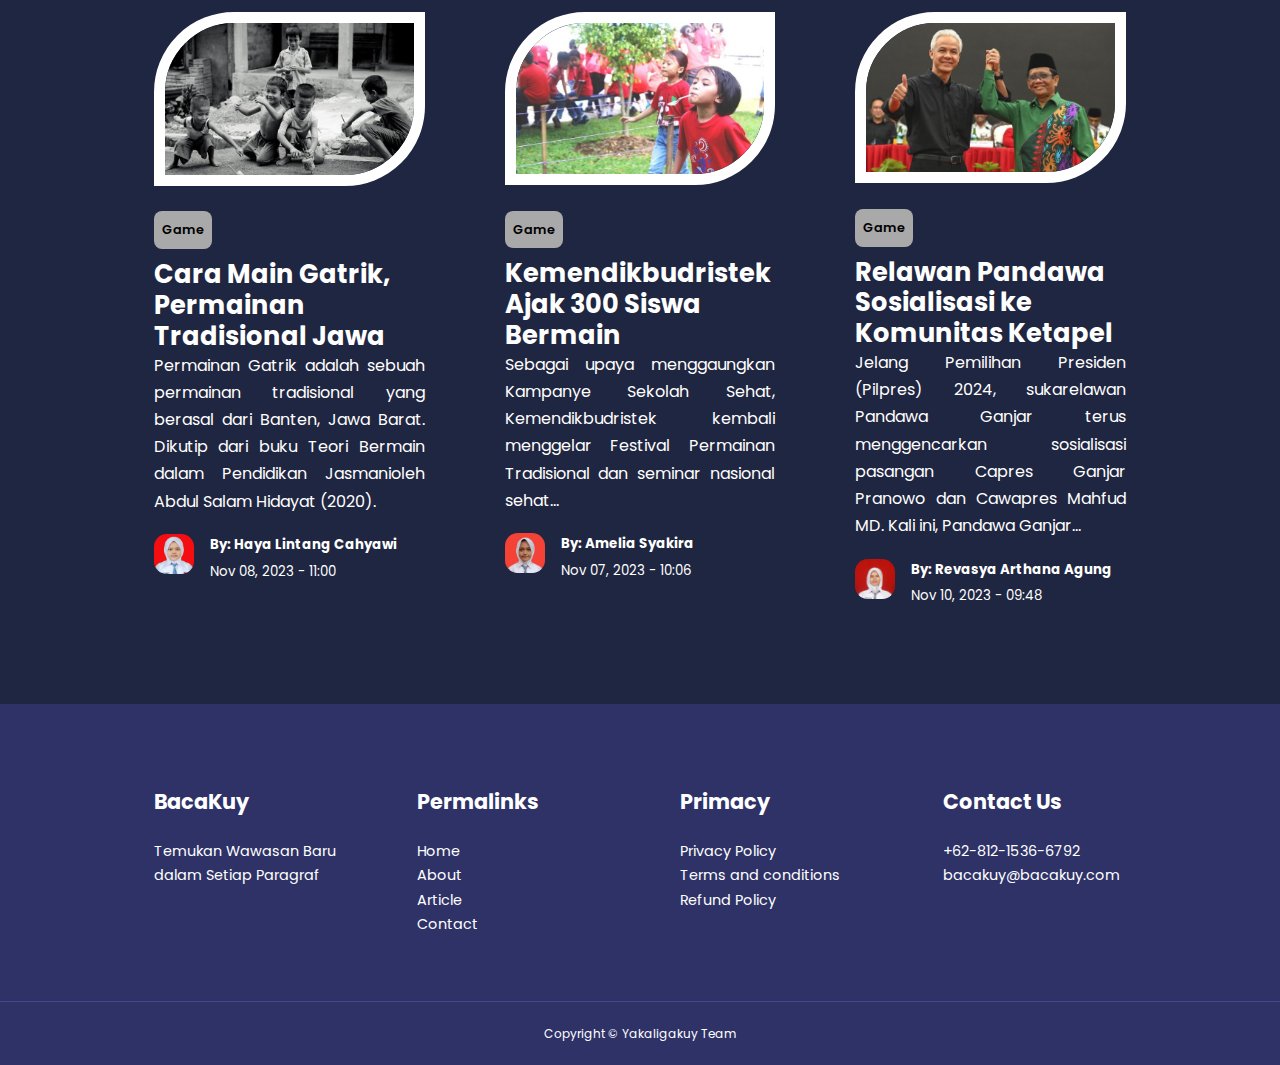
<file: article.html>
<!DOCTYPE html>
<html lang="en">
<head>
    <meta charset="UTF-8">
    <meta name="viewport" content="width=device-width, initial-scale=1.0">
    <link rel="stylesheet" href="style.css">
    <!--ICOUNTSCOUT CDN-->
    <link rel="stylesheet" href="https://unicons.iconscout.com/release/v4.0.8/css/line.css">
    <!--GOOGLE FONT (POPPINS)-->
    <link rel="preconnect" href="https://fonts.googleapis.com">
    <link rel="preconnect" href="https://fonts.gstatic.com" crossorigin>
    <link href="https://fonts.googleapis.com/css2?family=Poppins:wght@300;400;800&display=swap" rel="stylesheet">
    <title>BacaKuy</title>
</head>
<body>
    <!--Navbar-->
    <nav>
        <div class="container nav_container">
            <a href="index.html"><h4><i class="uil uil-book-open"></i> BacaKuy</h4></a>
            <ul class="nav_menu">
                <li><a href="index.html">Home</a></li>
                <li><a href="about.html">About</a></li>
                <li><a href="article.html">Article</a></li>
                <li><a href="contact.html">Contact</a></li>
            </ul>
            <button id="open-menu-btn"><i class="uil uil-bars"></i></button>
            <button id="close-menu-btn"><i class="uil uil-multiply"></i></i></button>
        </div>
    </nav>
    <!--Navbar End-->
    <!----------------FEATURED------------------->
    <section class="featured">
        <div class="container featured__container">
            <div class="post__thumbnail">
                <img src="./images/budaya.png">
            </div>
            <div class="post__info">
                <a href="#" class="category__button">Budaya Indonesia</a>
                <h2 class="post__title"><a href="main-post.html">Digitalisasi Budaya Indonesia untuk Generasi Muda</a></h2>
                <p class="post__body">Indonesia adalah negara yang memiliki keragaman budaya serta memiliki ratusan pulau dimana setiap pulau nya memiliki budayanya sendiri.</p>
                <div class="post__author">
                    <div class="post__author-avatar">
                        <img src="/images/PROFILHAYA.jpg" alt="">
                    </div>
                    <div class="post__author-info">
                        <h5>By: Haya Lintang Cahyawi</h5>
                        <small>Nov 11, 2023 - 11:00</small>
                    </div>
                </div>
            </div>
        </div>
    </section>
    <!----------------POSTS------------------->
   <section class="posts">
    <div class="container posts__container">
        <article class="post">
            <div class="post__thumbnail">
                <img src="./images/MUSIK1.jpg" alt="">
            </div>
            <div class="post__info">
                <a href="musik-category.html" class="category__button">Musik</a>
                <h3 class="post__title">
                    <a href="musik1.html">Bungong Jeumpa, Keindahan bagi Masyarakat Aceh</a>
                </h3>
                <p class="post__body">Bagi sebagian orang jika mendengar bungong jeumpa mungkin hanya sebatas lagu daerah. Namun lebih dari itu, bungong jeumpa bagi kebudayaan aceh melambangkan semangat...</p>
                <div class="post__author">
                    <div class="post__author-avatar">
                        <img src="/images/PROFILAMEL.jpg" alt="">
                    </div>
                    <div class="post__author-info">
                        <h5>By: Amelia Syakira</h5>
                        <small>Nov 07, 2023 - 10:06</small>
                    </div>
                </div>
            </div>
        </article>
        <article class="post">
            <div class="post__thumbnail">
                <img src="./images/MUSIK2.jpg" alt="">
            </div>
            <div class="post__info">
                <a href="musik-category.html" class="category__button">Musik</a>
                <h3 class="post__title">
                    <a href="musik2.html">Narto Sabdo, Pencipta Lagu Gambang Suling</a>
                </h3>
                <p class="post__body">Siapa yang tidak kenal dengan lagu daerah yang satu ini? Gambang Suling daerah lagu daerah yang berasal dari Jawa Tengah. Lagu ini merupakan ciptaan Narto Sabdo.</p>
                <div class="post__author">
                    <div class="post__author-avatar">
                        <img src="/images/PROFILHAYA.jpg" alt="">
                    </div>
                    <div class="post__author-info">
                        <h5>By: Haya Lintang Cahyawi</h5>
                        <small>Nov 08, 2023 - 11:00</small>
                    </div>
                </div>
            </div>
        </article>
        <article class="post">
            <div class="post__thumbnail">
                <img src="./images/MUSIK3.jpg" alt="">
            </div>
            <div class="post__info">
                <a href="musik-category.html" class="category__button">Musik</a>
                <h3 class="post__title">
                    <a href="musik3.html">Kisah dibalik Lagu Yamko Rambe Yamko (Papua)</a>
                </h3>
                <p class="post__body">Yamko Rambe Yamko merupakan lagu daerah yang berasal dari Papua. Yamko Rambe Yamko diciptakan oleh Dr. Yusuf Hartono. Lagu ini pertama kali dikenalkan pada tahun 1963 ketika...</p>
                <div class="post__author">
                    <div class="post__author-avatar">
                        <img src="/images/PROFILREVA.jpg" alt="">
                    </div>
                    <div class="post__author-info">
                        <h5>By: Revasya Arthana Agung</h5>
                        <small>Nov 10, 2023 - 09:48</small>
                    </div>
                </div>
            </div>
        </article>
        <article class="post">
            <div class="post__thumbnail">
                <img src="./images/MUSIK4.jpg" alt="">
            </div>
            <div class="post__info">
                <a href="musik-category.html" class="category__button">Musik</a>
                <h3 class="post__title">
                    <a href="musik4.html">Warisan Budaya Sunda Kebanggaan Indonesia</a>
                </h3>
                <p class="post__body">Siapa si orang Indonesia yang tidak kenal alat musik yang satu ini?. Angklung adalah alat musik multitonal (bernada ganda) yang berkembang dari masyarakat Sunda.</p>
                <div class="post__author">
                    <div class="post__author-avatar">
                        <img src="/images/PROFILHAYA.jpg" alt="">
                    </div>
                    <div class="post__author-info">
                        <h5>By: Haya Lintang Cahyawi</h5>
                        <small>Nov 08, 2023 - 11:00</small>
                    </div>
                </div>
            </div>
        </article>
        <article class="post">
            <div class="post__thumbnail">
                <img src="./images/MUSIK5.jpg" alt="">
            </div>
            <div class="post__info">
                <a href="musik-category.html" class="category__button">Musik</a>
                <h3 class="post__title">
                    <a href="musik5.html">Kesenian Tradisional Minahasa yang Mendunia</a>
                </h3>
                <p class="post__body">Alat musik tradisional Indonesia lainnya yang mendunia adalah kolintang. Kolintang termasuk alat musik perkusi bernada yang terdiri dari bilahan kayu dan resonator pipa yang berasal dari...</p>
                <div class="post__author">
                    <div class="post__author-avatar">
                        <img src="/images/PROFILAMEL.jpg" alt="">
                    </div>
                    <div class="post__author-info">
                        <h5>By: Amelia Syakira</h5>
                        <small>Nov 07, 2023 - 10:06</small>
                    </div>
                </div>
            </div>
        </article>
        <article class="post">
            <div class="post__thumbnail">
                <img src="./images/MUSIK6.jpg" alt="">
            </div>
            <div class="post__info">
                <a href="musik-category.html" class="category__button">Musik</a>
                <h3 class="post__title">
                    <a href="musik6.html">Gamelan, Alat Musik Tradisional Berasal dari Jawa Tengah</a>
                </h3>
                <p class="post__body">Yuk kenalan dengan alat musik yang satu ini, Gamelan. Nama gamelan sendiri sebenarnya berasal dari dua suku kata "gamel" dan "an". Adapun Gamel dalam bahasa Jawa berarti memukul...</p>
                <div class="post__author">
                    <div class="post__author-avatar">
                        <img src="/images/PROFILREVA.jpg" alt="">
                    </div>
                    <div class="post__author-info">
                        <h5>By: Revasya Arthana Agung</h5>
                        <small>Nov 10, 2023 - 09:48</small>
                    </div>
                </div>
            </div>
        </article>
        <article class="post">
            <div class="post__thumbnail">
                <img src="./images/SENI1.jpg" alt="">
            </div>
            <div class="post__info">
                <a href="seni-category.html" class="category__button">Seni</a>
                <h3 class="post__title">
                    <a href="seni1.html">Kecak: Tarian Spiritual Khas Pulau Dewata</a>
                </h3>
                <p class="post__body">Bagi Sobat BacaKuy yang pernah ke Bali, tentu mengetahui benar ketenaran Tari Kecak yang ada di sana. Disajikan oleh belasan sampai puluhan laki-laki yang duduk melingkar...</p>
                <div class="post__author">
                    <div class="post__author-avatar">
                        <img src="/images/PROFILAMEL.jpg" alt="">
                    </div>
                    <div class="post__author-info">
                        <h5>By: Amelia Syakira</h5>
                        <small>Nov 07, 2023 - 10:06</small>
                    </div>
                </div>
        </article>
        <article class="post">
            <div class="post__thumbnail">
                <img src="./images/SENI2.jpg" alt="">
            </div>
            <div class="post__info">
                <a href="seni-category.html" class="category__button">Seni</a>
                <h3 class="post__title">
                    <a href="seni2.html">Melawan dengan Kelembutan Melalui Tari Serimpi</a>
                </h3>
                <p class="post__body">Di pulau Jawa, tepatnya di Daerah Istimewa Yogyakarta, Sobat BacaKuy bisa menikmati indahnya Tari Serimpi yang disajikan oleh penari tradisional Yogyakarta. Menjadi warisan budaya yang...</p>
                <div class="post__author">
                    <div class="post__author-avatar">
                        <img src="/images/PROFILHAYA.jpg" alt="">
                    </div>
                    <div class="post__author-info">
                        <h5>By: Haya Lintang Cahyawi</h5>
                        <small>Nov 08, 2023 - 11:00</small>
                    </div>
                </div>
        </article>
        <article class="post">
            <div class="post__thumbnail">
                <img src="./images/SENI3.png" alt="">
            </div>
            <div class="post__info">
                <a href="seni-category.html" class="category__button">Seni</a>
                <h3 class="post__title">
                    <a href="seni3.html">Batik Tujuh Rupa yang Berasal dari Pekalongan</a>
                </h3>
                <p class="post__body">Motif batik tujuh rupa dari Pekalongan ini sangat kental dengan nuansa alam. Pada umumnya, batik Pekalongan menampilkan bentuk motif bergambar hewan atau tumbuhan. </p>
                <div class="post__author">
                    <div class="post__author-avatar">
                        <img src="/images/PROFILREVA.jpg" alt="">
                    </div>
                    <div class="post__author-info">
                        <h5>By: Revasya Arthana Agung</h5>
                        <small>Nov 10, 2023 - 09:48</small>
                    </div>
                </div>
        </article>
        <article class="post">
            <div class="post__thumbnail">
                <img src="./images/SENI4.jpg" alt="">
            </div>
            <div class="post__info">
                <a href="seni-category.html" class="category__button">Seni</a>
                <h3 class="post__title">
                    <a href="seni4.html">Batik Cirebon, Lebih dari Sekadar Mega Mendung</a>
                </h3>
                <p class="post__body">Batik Megamendung merupakan karya seni batik yang identik dan bahkan menjadi ikon batik daerah Cirebon dan daerah Indonesia lainnya. Motif batik ini mempunyai kekhasan yang...</p>
                <div class="post__author">
                    <div class="post__author-avatar">
                        <img src="/images/PROFILAMEL.jpg" alt="">
                    </div>
                    <div class="post__author-info">
                        <h5>By: Amelia Syakira</h5>
                        <small>Nov 07, 2023 - 10:06</small>
                    </div>
        </article>
        <article class="post">
            <div class="post__thumbnail">
                <img src="./images/SENI5.jpg" alt="">
            </div>
            <div class="post__info">
                <a href="seni-category.html" class="category__button">Seni</a>
                <h3 class="post__title">
                    <a href="seni5.html">Ketoprak, Seni Perjuangan Masyarakat Solo</a>
                </h3>
                <p class="post__body">Ketoprak adalah pertunjukan seni rakyat yang menggabungkan antara unsur drama, tari, suara, musik, dan sastra. Ketoprak merupakan seni pertunjukan rakyat yang berasal dari...</p>
                <div class="post__author">
                    <div class="post__author-avatar">
                        <img src="/images/PROFILHAYA.jpg" alt="">
                    </div>
                    <div class="post__author-info">
                        <h5>By: Haya Lintang Cahyawi</h5>
                        <small>Nov 08, 2023 - 11:00</small>
                    </div>
                </div>
            </div>
        </article>
        <article class="post">
            <div class="post__thumbnail">
                <img src="./images/SENI6.jpg" alt="">
            </div>
            <div class="post__info">
                <a href="seni-category.html" class="category__button">Seni</a>
                <h3 class="post__title">
                    <a href="seni6.html">Ondel-ondel di Tengah Modernitas Jakarta</a>
                </h3>
                <p class="post__body">Ondel-ondel adalah budaya tak terpisahkan dari adat Betawi, sekaligus menjadi ikon kota Jakarta. Boneka raksasa ini semakin dikenal masyarakat luas saat almarhum...</p>
                <div class="post__author">
                    <div class="post__author-avatar">
                        <img src="/images/PROFILREVA.jpg" alt="">
                    </div>
                    <div class="post__author-info">
                        <h5>By: Revasya Arthana Agung</h5>
                        <small>Nov 10, 2023 - 09:48</small>
                    </div>
                </div>
            </div>
        </article>
        <article class="post">
            <div class="post__thumbnail">
                <img src="./images/SEJARAH1.jpg" alt="">
            </div>
            <div class="post__info">
                <a href="sejarah-category.html" class="category__button">Sejarah</a>
                <h3 class="post__title">
                    <a href="sejarah1.html">Wajib Tahu! Sejarah Awal Mula Konflik Israel Palestina</a>
                </h3>
                <p class="post__body">Konflik antara Israel dan Palestina sudah berlangsung selama bertahun-tahun. Konflik ini berawal dari sejarah panjang, termasuk Deklarasi Balfour pada tahun 1917 yang...</p>
                <div class="post__author">
                    <div class="post__author-avatar">
                        <img src="/images/PROFILHAYA.jpg" alt="">
                    </div>
                    <div class="post__author-info">
                        <h5>By: Haya Lintang Cahyawi</h5>
                        <small>Nov 08, 2023 - 11:00</small>
                    </div>
                </div>
            </div>
        </article>
        <article class="post">
            <div class="post__thumbnail">
                <img src="./images/SEJARAH2.jpg" alt="">
            </div>
            <div class="post__info">
                <a href="sejarah-category.html" class="category__button">Sejarah</a>
                <h3 class="post__title">
                    <a href="sejarah2.html">Kain Tenun Sukarara Lombok, Ada Filosofinya</a>
                </h3>
                <p class="post__body">Belajar Filosofi dalam kain Tenun Lombok Selain keindahan alamnya yang sangat mempesona, Lombok juga memiliki hasil kerajinan tenun dengan kualitas bagus. Desa Sukarara adalah salah satu...</p>
                <div class="post__author">
                    <div class="post__author-avatar">
                        <img src="/images/PROFILREVA.jpg" alt="">
                    </div>
                    <div class="post__author-info">
                        <h5>By: Revasya Arthana Agung</h5>
                        <small>Nov 10, 2023 - 09:48</small>
                    </div>
                </div>
            </div>
        </article>
        <article class="post">
            <div class="post__thumbnail">
                <img src="./images/SEJARAH3.jpg" alt="">
            </div>
            <div class="post__info">
                <a href="sejarah-category.html" class="category__button">Sejarah</a>
                <h3 class="post__title">
                    <a href="sejarah3.html"> Sejarah Benteng Vredeburg, Yogyakarta</a>
                </h3>
                <p class="post__body">Benteng Vredeburg adalah sebuah bangunan bersejarah yang memiliki peran penting dalam sejarah Yogyakarta. Konstruksi benteng dimulai pada tahun 1760 atas perintah Sri Sultan...</p>
                <div class="post__author">
                    <div class="post__author-avatar">
                        <img src="/images/PROFILAMEL.jpg" alt="">
                    </div>
                    <div class="post__author-info">
                        <h5>By: Amelia Syakira</h5>
                        <small>Nov 07, 2023 - 10:06</small>
                    </div>
                </div>
            </div>
        </article>
        <article class="post">
            <div class="post__thumbnail">
                <img src="./images/SEJARAH4.jpg" alt="">
            </div>
            <div class="post__info">
                <a href="sejarah-category.html" class="category__button">Sejarah</a>
                <h3 class="post__title">
                    <a href="sejarah4.html">Hari Wayang Nasional setiap 7 November</a>
                </h3>
                <p class="post__body">Hari Wayang Nasional diperingati setiap tanggal 7 November sebagai upaya untuk meningkatkan rasa cinta masyarakat Indonesia terhadap seni wayang, salah satu aset budaya nasional.</p>
                <div class="post__author">
                    <div class="post__author-avatar">
                        <img src="/images/PROFILHAYA.jpg" alt="">
                    </div>
                    <div class="post__author-info">
                        <h5>By: Haya Lintang Cahyawi</h5>
                        <small>Nov 08, 2023 - 11:00</small>
                    </div>
                </div>
            </div>
        </article>
        <article class="post">
            <div class="post__thumbnail">
                <img src="./images/SEJARAH5.jpg" alt="">
            </div>
            <div class="post__info">
                <a href="sejarah-category.html" class="category__button">Sejarah</a>
                <h3 class="post__title">
                    <a href="sejarah5.html">Wayang Beber, Cikal Bakal Wayang Kulit di Indonesia</a>
                </h3>
                <p class="post__body">Hari Wayang Nasional yang diperingati setiap tahun pada tanggal 7 November memiliki makna mendalam bagi budaya Indonesia. Penetapan tanggal tersebut tidak hanya sebagai...</p>
                <div class="post__author">
                    <div class="post__author-avatar">
                        <img src="/images/PROFILREVA.jpg" alt="">
                    </div>
                    <div class="post__author-info">
                        <h5>By: Revasya Arthana Agung</h5>
                        <small>Nov 10, 2023 - 09:48</small>
                    </div>
                </div>
            </div>
        </article>
        <article class="post">
            <div class="post__thumbnail">
                <img src="./images/SEJARAH6.jpg" alt="">
            </div>
            <div class="post__info">
                <a href="sejarah-category.html" class="category__button">Sejarah</a>
                <h3 class="post__title">
                    <a href="sejarah6.html">Candi Borobudur, Situs Budaya yang Diakui UNESCO</a>
                </h3>
                <p class="post__body">Indonesia dikenal memiliki banyak situs bersejarah termasuk candi-candi nya yang memiliki pengaruh dalam perkembangan agama Hindu dan Budha di Indonesia. Salah satunya...</p>
                <div class="post__author">
                    <div class="post__author-avatar">
                        <img src="/images/PROFILAMEL.jpg" alt="">
                    </div>
                    <div class="post__author-info">
                        <h5>By: Amelia Syakira</h5>
                        <small>Nov 07, 2023 - 10:06</small>
                    </div>
                </div>
            </div>
        </article>
        <article class="post">
            <div class="post__thumbnail">
                <img src="./images/WISATA1.jpg" alt="">
            </div>
            <div class="post__info">
                <a href="wisata-category.html" class="category__button">Wisata</a>
                <h3 class="post__title">
                    <a href="wisata1.html">Pantai Air Manis di Padang, Sumatera Barat</a>
                </h3>
                <p class="post__body">Pantai Air Manis di Padang, Sumatera Barat, adalah destinasi wisata yang menggabungkan keindahan alam, legenda Malin Kundang, kuliner khas Padang, dan berbagai aktivitas liburan.</p>
                <div class="post__author">
                    <div class="post__author-avatar">
                        <img src="/images/PROFILAMEL.jpg" alt="">
                    </div>
                    <div class="post__author-info">
                        <h5>By: Amelia Syakira</h5>
                        <small>Nov 07, 2023 - 10:06</small>
                    </div>
                </div>
        </article>
        <article class="post">
            <div class="post__thumbnail">
                <img src="./images/WISATA2.jpg" alt="">
            </div>
            <div class="post__info">
                <a href="wisata-category.html" class="category__button">Wisata</a>
                <h3 class="post__title">
                    <a href="wisata2.html">Dusun Semilir, Wisata Hits Berkonsep Eco Park</a>
                </h3>
                <p class="post__body">Dusun Semilir adalah destinasi wisata yang tengah populer di Kota Semarang dengan konsep Eco Park. Tempat ini menggabungkan beragam wahana bermain, spot foto Instagramable...</p>
                <div class="post__author">
                    <div class="post__author-avatar">
                        <img src="/images/PROFILHAYA.jpg" alt="">
                    </div>
                    <div class="post__author-info">
                        <h5>By: Haya Lintang Cahyawi</h5>
                        <small>Nov 08, 2023 - 11:00</small>
                    </div>
                </div>
        </article>
        <article class="post">
            <div class="post__thumbnail">
                <img src="./images/WISATA3.png" alt="">
            </div>
            <div class="post__info">
                <a href="wisata-category.html" class="category__button">Wisata</a>
                <h3 class="post__title">
                    <a href="wisata3.html">Obwis Air di Ciamis Sepi, Wistawan Beralih ke Gunung</a>
                </h3>
                <p class="post__body">Di Kabupaten Ciamis, destinasi wisata andalan seringkali berkaitan dengan air seperti sungai, air terjun, dan danau. Namun, bagaimana kondisinya selama musim kemarau?</p>
                <div class="post__author">
                    <div class="post__author-avatar">
                        <img src="/images/PROFILREVA.jpg" alt="">
                    </div>
                    <div class="post__author-info">
                        <h5>By: Revasya Arthana Agung</h5>
                        <small>Nov 10, 2023 - 09:48</small>
                    </div>
                </div>
        </article>
        <article class="post">
            <div class="post__thumbnail">
                <img src="./images/WISATA4.jpg" alt="">
            </div>
            <div class="post__info">
                <a href="wisata-category.html" class="category__button">Wisata</a>
                <h3 class="post__title">
                    <a href="wisata4.html">Sensasi Menginap di Tepi Situ Cileunca, Cocok Buat Healing</a>
                </h3>
                <p class="post__body">The Parabon Land, terletak di Situ Cileunca, Kabupaten Bandung, menawarkan pengalaman menginap yang unik di pinggir danau dengan kondisi udara sejuk, terutama selama...</p>
                <div class="post__author">
                    <div class="post__author-avatar">
                        <img src="/images/PROFILAMEL.jpg" alt="">
                    </div>
                    <div class="post__author-info">
                        <h5>By: Amelia Syakira</h5>
                        <small>Nov 07, 2023 - 10:06</small>
                    </div>
        </article>
        <article class="post">
            <div class="post__thumbnail">
                <img src="./images/WISATA5.jpg" alt="">
            </div>
            <div class="post__info">
                <a href="wisata-category.html" class="category__button">Wisata</a>
                <h3 class="post__title">
                    <a href="wisata5.html">Wisata Edukasi Perjuangan Para Pahlawan</a>
                </h3>
                <p class="post__body">Pemerintah Kota Surabaya menggelar acara "Night at the Museum" yang memungkinkan warga untuk mengunjungi Museum 10 Nopember di malam hari. Acara ini bertujuan untuk memberikan...</p>
                <div class="post__author">
                    <div class="post__author-avatar">
                        <img src="/images/PROFILHAYA.jpg" alt="">
                    </div>
                    <div class="post__author-info">
                        <h5>By: Haya Lintang Cahyawi</h5>
                        <small>Nov 08, 2023 - 11:00</small>
                    </div>
                </div>
            </div>
        </article>
        <article class="post">
            <div class="post__thumbnail">
                <img src="./images/WISATA6.png" alt="">
            </div>
            <div class="post__info">
                <a href="wisata-category.html" class="category__button">Wisata</a>
                <h3 class="post__title">
                    <a href="wisata6.html">Wisata Edukasi di Hutan Meycelia Bandung</a>
                </h3>
                <p class="post__body">Musim kemarau panjang yang membuat cuaca panas kadang membuat enggan beraktivitas diluar rumah saat siang hari. Terlebih menjelang akhir pekan yang telah tiba, saatnya...</p>
                <div class="post__author">
                    <div class="post__author-avatar">
                        <img src="/images/PROFILREVA.jpg" alt="">
                    </div>
                    <div class="post__author-info">
                        <h5>By: Revasya Arthana Agung</h5>
                        <small>Nov 10, 2023 - 09:48</small>
                    </div>
                </div>
            </div>
        </article>
        <article class="post">
            <div class="post__thumbnail">
                <img src="./images/KULINER1.jpg" alt="">
            </div>
            <div class="post__info">
                <a href="kuliner-category.html" class="category__button">Kuliner</a>
                <h3 class="post__title">
                    <a href="kuliner1.html">Lezatnya Rendang Minangkabau yang Mendunia</a>
                </h3>
                <p class="post__body">Rendang (bahasa Minangkabau: randang; Jawi: رندڠ) adalah hidangan berbahan dasar daging yang dihasilkan dari proses memasak suhu rendah dalam waktu lama...</p>
                <div class="post__author">
                    <div class="post__author-avatar">
                        <img src="/images/PROFILHAYA.jpg" alt="">
                    </div>
                    <div class="post__author-info">
                        <h5>By: Haya Lintang Cahyawi</h5>
                        <small>Nov 08, 2023 - 11:00</small>
                    </div>
                </div>
            </div>
        </article>
        <article class="post">
            <div class="post__thumbnail">
                <img src="./images/KULINER2.jpg" alt="">
            </div>
            <div class="post__info">
                <a href="kuliner-category.html" class="category__button">Kuliner</a>
                <h3 class="post__title">
                    <a href="kuliner2.html">Tengkleng Solo: Kuliner Kambing Khas Solo</a>
                </h3>
                <p class="post__body">Tengkleng merupakan makanan yang menjadi bukti kreativitas wong cilik di Solo pada masa penjajahan Jepang. Makanan ini dibuat berdasarkan kreasi warga jaman dulu yang harus...</p>
                <div class="post__author">
                    <div class="post__author-avatar">
                        <img src="/images/PROFILREVA.jpg" alt="">
                    </div>
                    <div class="post__author-info">
                        <h5>By: Revasya Arthana Agung</h5>
                        <small>Nov 10, 2023 - 09:48</small>
                    </div>
                </div>
            </div>
        </article>
        <article class="post">
            <div class="post__thumbnail">
                <img src="./images/KULINER3.png" alt="">
            </div>
            <div class="post__info">
                <a href="kuliner-category.html" class="category__button">Kuliner</a>
                <h3 class="post__title">
                    <a href="kuliner3.html">Rawon Khas Ponorogo Jadi Sup Paling Enak di Dunia</a>
                </h3>
                <p class="post__body">Rawon adalah masakan khas Indonesia yang berasal dari Kabupaten Ponorogo yang berupa sup daging berkuah hitam dengan campuran bumbu khas yang menggunakan kluwek...</p>
                <div class="post__author">
                    <div class="post__author-avatar">
                        <img src="/images/PROFILAMEL.jpg" alt="">
                    </div>
                    <div class="post__author-info">
                        <h5>By: Amelia Syakira</h5>
                        <small>Nov 07, 2023 - 10:06</small>
                    </div>
                </div>
            </div>
        </article>
        <article class="post">
            <div class="post__thumbnail">
                <img src="./images/KULINER4.jpg" alt="">
            </div>
            <div class="post__info">
                <a href="kuliner-category.html" class="category__button">Kuliner</a>
                <h3 class="post__title">
                    <a href="kuliner4.html">Kuliner Malam yang Tidak Lekang oleh Waktu</a>
                </h3>
                <p class="post__body">Wedang ronde adalah salah satu minuman khas Jawa Tengah, Indonesia. Wisatawan yang berkunjung ke Kota Yogyakarta akan direkomendasikan untuk mencoba...</p>
                <div class="post__author">
                    <div class="post__author-avatar">
                        <img src="/images/PROFILHAYA.jpg" alt="">
                    </div>
                    <div class="post__author-info">
                        <h5>By: Haya Lintang Cahyawi</h5>
                        <small>Nov 08, 2023 - 11:00</small>
                    </div>
                </div>
            </div>
        </article>
        <article class="post">
            <div class="post__thumbnail">
                <img src="./images/KULINER5.jpg" alt="">
            </div>
            <div class="post__info">
                <a href="kuliner-category.html" class="category__button">Kuliner</a>
                <h3 class="post__title">
                    <a href="kuliner5.html">Wedang coro, minuman khas Kabupaten Pati</a>
                </h3>
                <p class="post__body">Wedang coro adalah minuman khas Kabupaten Pati, Jawa Tengah. Sekilas namanya mirip dengan nama minuman dari Kota Jepara, yaitu jamu adon-adon coro tetapi sebenarnya tidak...</p>
                <div class="post__author">
                    <div class="post__author-avatar">
                        <img src="/images/PROFILREVA.jpg" alt="">
                    </div>
                    <div class="post__author-info">
                        <h5>By: Revasya Arthana Agung</h5>
                        <small>Nov 10, 2023 - 09:48</small>
                    </div>
                </div>
            </div>
        </article>
        <article class="post">
            <div class="post__thumbnail">
                <img src="./images/KULINER6.jpg" alt="">
            </div>
            <div class="post__info">
                <a href="kuliner-category.html" class="category__button">Kuliner</a>
                <h3 class="post__title">
                    <a href="kuliner6.html">Es Dawet Ayu minuman khas Banjarnegara</a>
                </h3>
                <p class="post__body">Dawet Ayu adalah minuman khas dari Kabupaten Banjarnegara. Dawet Ayu mudah ditemukan di pasar-pasar tradisional. Es Dawet Ayu asli khas Banjarnegara lezat serta segar dan...</p>
                <div class="post__author">
                    <div class="post__author-avatar">
                        <img src="/images/PROFILAMEL.jpg" alt="">
                    </div>
                    <div class="post__author-info">
                        <h5>By: Amelia Syakira</h5>
                        <small>Nov 07, 2023 - 10:06</small>
                    </div>
                </div>
            </div>
        </article>
        <article class="post">
            <div class="post__thumbnail">
                <img src="./images/PERMAINANTRADISIONAL1.jpg" alt="">
            </div>
            <div class="post__info">
                <a href="game-category.html" class="category__button">Game</a>
                <h3 class="post__title">
                    <a href="game1.html">Festival Permainan Tradisional di Hari Jadi Tulungagung</a>
                </h3>
                <p class="post__body">Ratusan pegawai negeri sipil (ASN) di Tulungagung merayakan Hari Jadi ke-818 Tulungagung dengan meriah melalui Festival Permainan Tradisional. Festival yang digelar di lapangan Hutan Kota...</p>
                <div class="post__author">
                    <div class="post__author-avatar">
                        <img src="/images/PROFILAMEL.jpg" alt="">
                    </div>
                    <div class="post__author-info">
                        <h5>By: Amelia Syakira</h5>
                        <small>Nov 07, 2023 - 10:06</small>
                    </div>
                </div>
            </div>
        </article>
        <article class="post">
            <div class="post__thumbnail">
                <img src="./images/PERMAINANTRADISIONAL2.jpg" alt="">
            </div>
            <div class="post__info">
                <a href="game-category.html" class="category__button">Game</a>
                <h3 class="post__title">
                    <a href="game2.html">Kegiatan Positif Alihkan Anak dari Candu Gadget</a>
                </h3>
                <p class="post__body">Bupati Dairi Dr. Eddy Keleng Ate Berutu menyempatkan waktu memantau penyelenggaraan Pesta Njuah-Njuah hari kedua di Stadion Utama Sidikalang Jumat (3/11/2023)</p>
                <div class="post__author">
                    <div class="post__author-avatar">
                        <img src="/images/PROFILHAYA.jpg" alt="">
                    </div>
                    <div class="post__author-info">
                        <h5>By: Haya Lintang Cahyawi</h5>
                        <small>Nov 08, 2023 - 11:00</small>
                    </div>
                </div>
            </div>
        </article>
        <article class="post">
            <div class="post__thumbnail">
                <img src="./images/PERMAINANTRADISIONAL3.jpg" alt="">
            </div>
            <div class="post__info">
                <a href="game-category.html" class="category__button">Game</a>
                <h3 class="post__title">
                    <a href="game3.html">Caleg PDIP Gelar Lomba Layang-layang di Wajo</a>
                </h3>
                <p class="post__body">Calon Legislatif (Caleg) DPR RI dari PDI Perjuangan Syamsu Alam mempelopori perlombaan layang-layang sebagai wujud pelestarian permainan tradisional itu. Kegiatan ini dilaksanakan di Desa Ugi...</p>
                <div class="post__author">
                    <div class="post__author-avatar">
                        <img src="/images/PROFILREVA.jpg" alt="">
                    </div>
                    <div class="post__author-info">
                        <h5>By: Revasya Arthana Agung</h5>
                        <small>Nov 10, 2023 - 09:48</small>
                    </div>
                </div>
            </div>
        </article>
        <article class="post">
            <div class="post__thumbnail">
                <img src="./images/PERMAINANTRADISIONAL4.jpg" alt="">
            </div>
            <div class="post__info">
                <a href="game-category.html" class="category__button">Game</a>
                <h3 class="post__title">
                    <a href="game4.html">Cara Main Gatrik, Permainan Tradisional Jawa</a>
                </h3>
                <p class="post__body">Permainan Gatrik adalah sebuah permainan tradisional yang berasal dari Banten, Jawa Barat. Dikutip dari buku Teori Bermain dalam Pendidikan Jasmanioleh Abdul Salam Hidayat (2020).</p>
                <div class="post__author">
                    <div class="post__author-avatar">
                        <img src="/images/PROFILHAYA.jpg" alt="">
                    </div>
                    <div class="post__author-info">
                        <h5>By: Haya Lintang Cahyawi</h5>
                        <small>Nov 08, 2023 - 11:00</small>
                    </div>
                </div>
            </div>
        </article>
        <article class="post">
            <div class="post__thumbnail">
                <img src="./images/PERMAINANTRADISIONAL5.jpg" alt="">
            </div>
            <div class="post__info">
                <a href="game-category.html" class="category__button">Game</a>
                <h3 class="post__title">
                    <a href="game5.html">Kemendikbudristek Ajak 300 Siswa Bermain</a>
                </h3>
                <p class="post__body">Sebagai upaya menggaungkan Kampanye Sekolah Sehat, Kemendikbudristek kembali menggelar Festival Permainan Tradisional dan seminar nasional sehat...</p>
                <div class="post__author">
                    <div class="post__author-avatar">
                        <img src="/images/PROFILAMEL.jpg" alt="">
                    </div>
                    <div class="post__author-info">
                        <h5>By: Amelia Syakira</h5>
                        <small>Nov 07, 2023 - 10:06</small>
                    </div>
                </div>
            </div>
        </article>
        <article class="post">
            <div class="post__thumbnail">
                <img src="./images/PERMAINANTRADISIONAL6.jpg" alt="">
            </div>
            <div class="post__info">
                <a href="game-category.html" class="category__button">Game</a>
                <h3 class="post__title">
                    <a href="game6.html">Relawan Pandawa Sosialisasi ke Komunitas Ketapel</a>
                </h3>
                <p class="post__body">Jelang Pemilihan Presiden (Pilpres) 2024, sukarelawan Pandawa Ganjar terus menggencarkan sosialisasi pasangan Capres Ganjar Pranowo dan Cawapres Mahfud MD. Kali ini, Pandawa Ganjar...</p>
                <div class="post__author">
                    <div class="post__author-avatar">
                        <img src="/images/PROFILREVA.jpg" alt="">
                    </div>
                    <div class="post__author-info">
                        <h5>By: Revasya Arthana Agung</h5>
                        <small>Nov 10, 2023 - 09:48</small>
                    </div>
                </div>
            </div>
        </article>
    </section>
    <!----------------END OF POSTS------------------->
    <!--Footer-->
    <footer class="footer">
        <div class="container footer_container">
            <div class="footer_1">
                <a href="about.html" class="footer_logo"><h4>BacaKuy</h4></a>
                <p>Temukan Wawasan Baru dalam Setiap Paragraf</p>
            </div> 
              
            <div class="footer_2">
                <h4>Permalinks</h4>
                <ul class="primalinks">
                    <li><a href="index.html">Home</a></li>
                    <li><a href="about.html">About</a></li>
                    <li><a href="article.html">Article</a></li>
                    <li><a href="contact.html">Contact</a></li>  
                </ul>
            </div>
    
            <div class="footer_3">
                <h4>Primacy</h4>
                <ul class="privacy">
                    <li><a href="#">Privacy Policy</a></li>
                    <li><a href="#">Terms and conditions</a></li>
                    <li><a href="#">Refund Policy</a></li>
                </ul>
            </div>
    
            <div class="footer_4">
                <h4>Contact Us</h4>
                <div>
                    <p>+62-812-1536-6792</p>
                    <p>bacakuy@bacakuy.com</p>
                </div>
            
                <ul class="footer_socials">
                    <li>
                        <a href="#"><i class="uil uil-facebook-f"></i></a>
                    </li>
                    <li>
                        <a href="#"><i class="uil uil-instagram"></i></i></a>
                    </li>
                    <li>
                        <a href="#"><i class="uil uil-twitter"></i></a>
                    </li>
                    <li>
                        <a href="#"><i class="uil uil-linkedin"></i></a>
                    </li>
                </ul>
            </div>
        </div>
        <div class="footer_copyright">
            <small>Copyright &copy; Yakaligakuy Team</small>
        </div>
    </footer>

    <script src="main.js" defer></script>
</body>
</html>
</file>
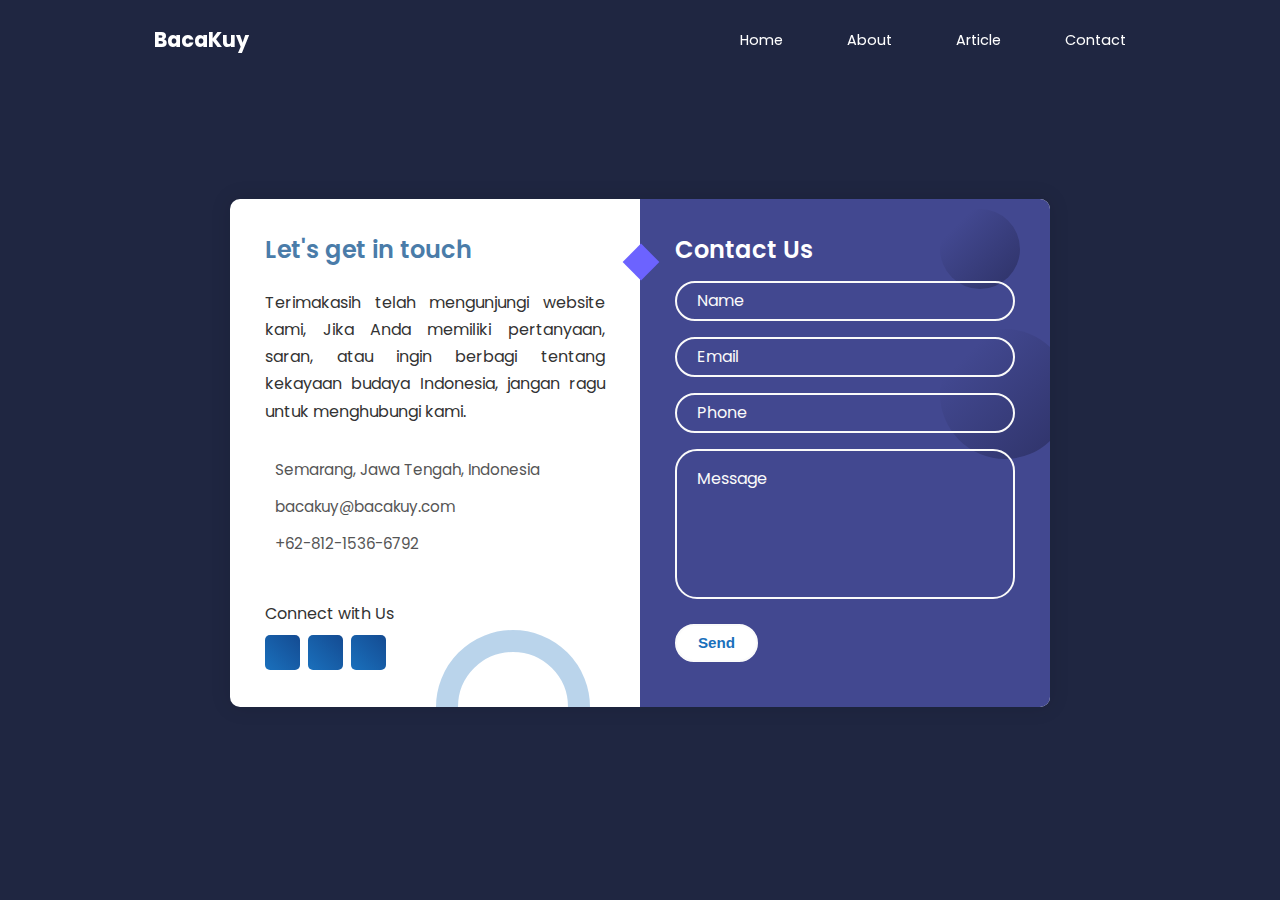
<file: contact.html>
<!DOCTYPE html>
<html lang="en">
  <!--Created by Tivotal-->
  <head>
    <meta charset="UTF-8">
    <meta name="viewport" content="width=device-width, initial-scale=1.0">
    <link rel="stylesheet" href="contact.css">
    <!--ICOUNTSCOUT CDN-->
    <link rel="stylesheet" href="https://unicons.iconscout.com/release/v4.0.8/css/line.css">
    <!--GOOGLE FONT (POPPINS)-->
    <link rel="preconnect" href="https://fonts.googleapis.com">
    <link rel="preconnect" href="https://fonts.gstatic.com" crossorigin>
    <link href="https://fonts.googleapis.com/css2?family=Poppins:wght@300;400;800&display=swap" rel="stylesheet">
    <!--SWIPPER JS-->
    <link rel="stylesheet" href="https://cdn.jsdelivr.net/npm/swiper@11/swiper-bundle.min.css"/>
    <title>BacaKuy</title>
  </head>
  <body>
    <!--Navbar-->
    <nav>
      <div class="container nav_container">
          <a href="index.html"><h4><i class="uil uil-book-open"></i> BacaKuy</h4></a>
          <ul class="nav_menu">
              <li><a href="index.html">Home</a></li>
              <li><a href="about.html">About</a></li>
              <li><a href="article.html">Article</a></li>
              <li><a href="contact.html">Contact</a></li>
          </ul>
          <button id="open-menu-btn"><i class="uil uil-bars"></i></button>
          <button id="close-menu-btn"><i class="uil uil-multiply"></i></i></button>
      </div>
    </nav>
    <!--Navbar End-->
    <div class="contact-container">
      <div class="big-circle"></div>
      <div class="form-contact">
        <div class="contact-info">
          <h3 class="title">Let's get in touch</h3>
          <p class="text">Terimakasih telah mengunjungi website kami, Jika Anda memiliki pertanyaan, saran, atau ingin berbagi tentang kekayaan budaya Indonesia, jangan ragu untuk menghubungi kami.</p>
          <div class="info">
            <div class="information">
              <i class="uil uil-map-marker"></i>
              <p>Semarang, Jawa Tengah, Indonesia</p>
            </div>
            <div class="information">
              <i class="uil uil-envelope"></i>
              <p>bacakuy@bacakuy.com</p>
            </div>
            <div class="information">
              <i class="uil uil-phone-volume"></i>
              <p>+62-812-1536-6792</p>
            </div>
          </div>

          <div class="social-media">
            <p>Connect with Us</p>
            <div class="social-icons">
              <a href="https://instagram.com/_hayalintang?igshid=MzMyNGUyNmU2YQ=="><i class="uil uil-instagram"></i></a>
              <a href="https://twitter.com/amlsykr_"><i class="uil uil-twitter"></i></a>
              <a href="https://www.linkedin.com/in/rvsyaarag/"><i class="uil uil-linkedin"></i></a>
            </div>
          </div>
        </div>
        <div class="contact-form">
          <div class="circle one"></div>
          <div class="circle two"></div>

          <form action="#" autocomplete="off">
            <h3 class="title">Contact Us</h3>
            <div class="input-container">
              <input type="text" name="name" class="input" />
              <label for="">Name</label>
              <span>Name</span>
            </div>
            <div class="input-container">
              <input type="email" name="email" class="input" />
              <label for="">Email</label>
              <span>Email</span>
            </div>
            <div class="input-container">
              <input type="tel" name="phone" class="input" />
              <label for="">Phone</label>
              <span>Phone</span>
            </div>
            <div class="input-container textarea">
              <textarea name="message" class="input"></textarea>
              <label for="">Message</label>
              <span>Message</span>
            </div>
            <input type="submit" value="Send" class="btn" />
          </form>
        </div>
      </div>
    </div>

    

    <script src="contact.js"></script>
  </body>
</html>
</file>
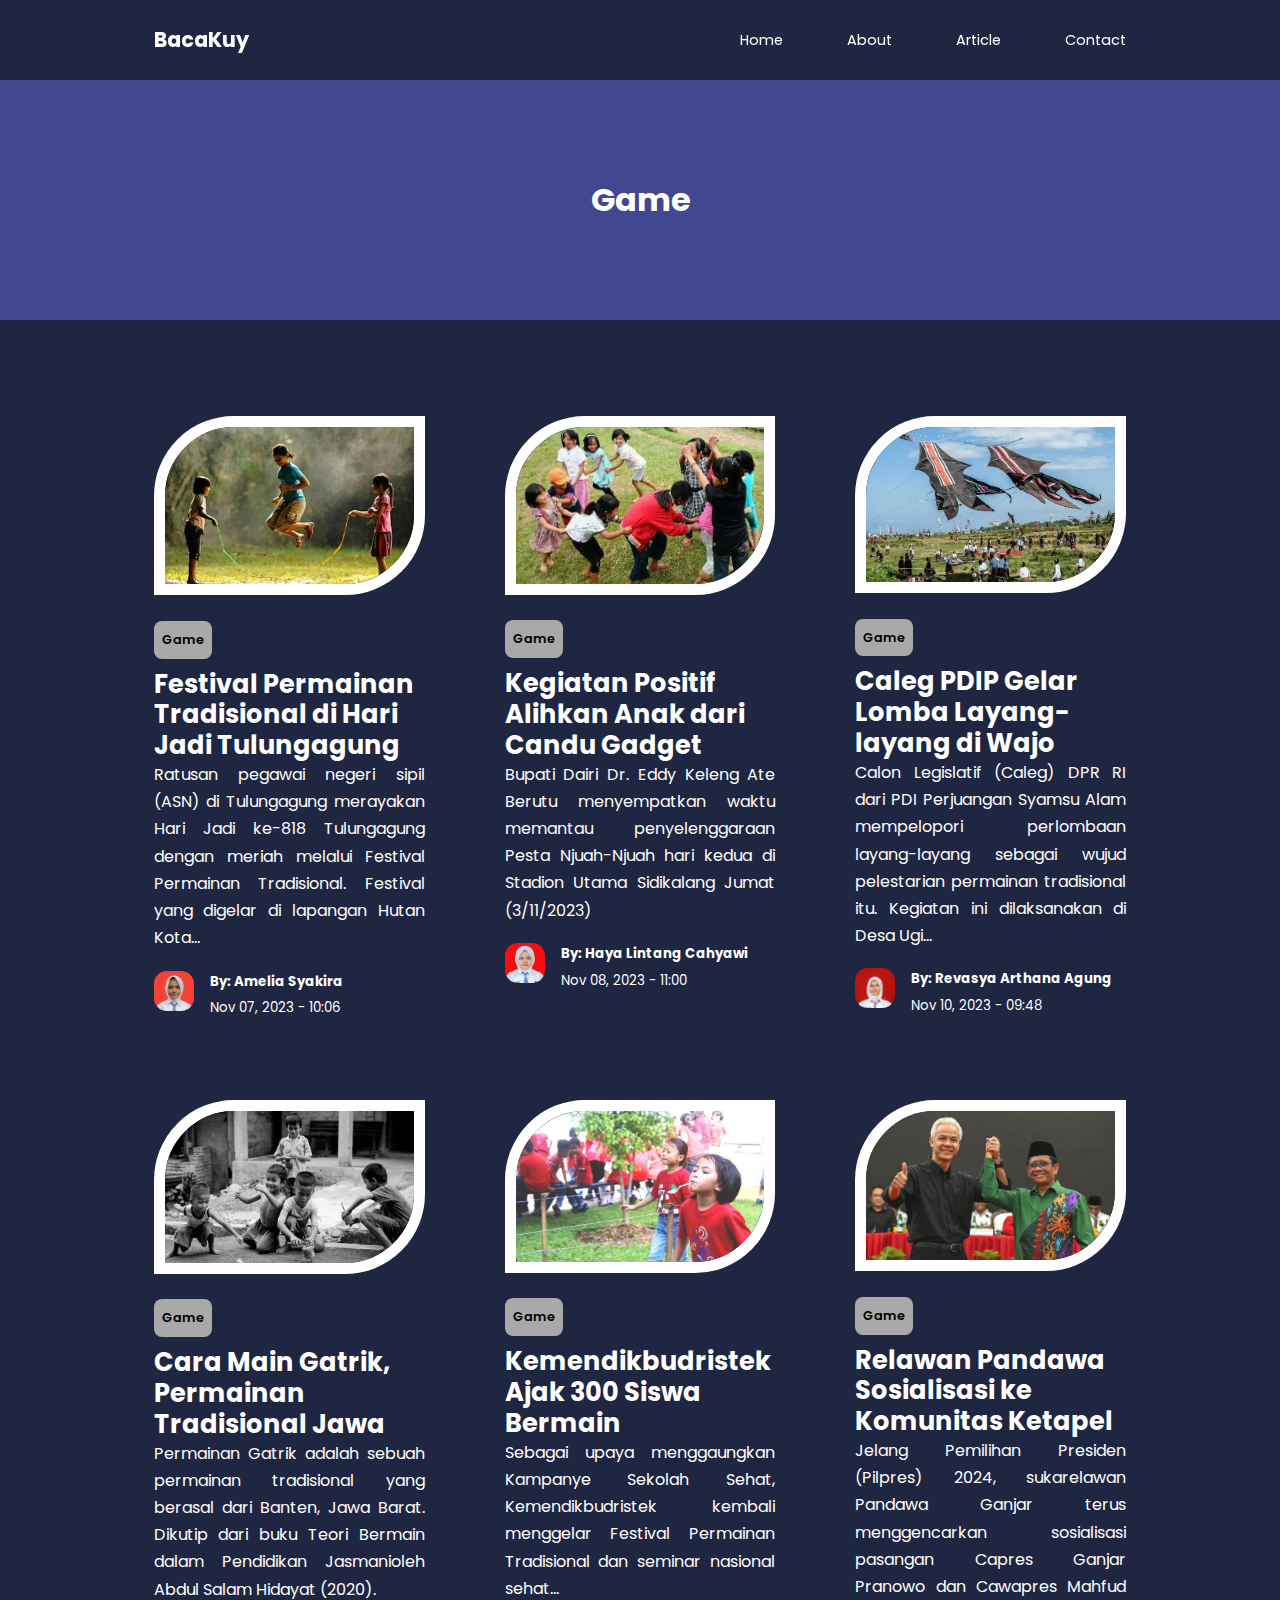
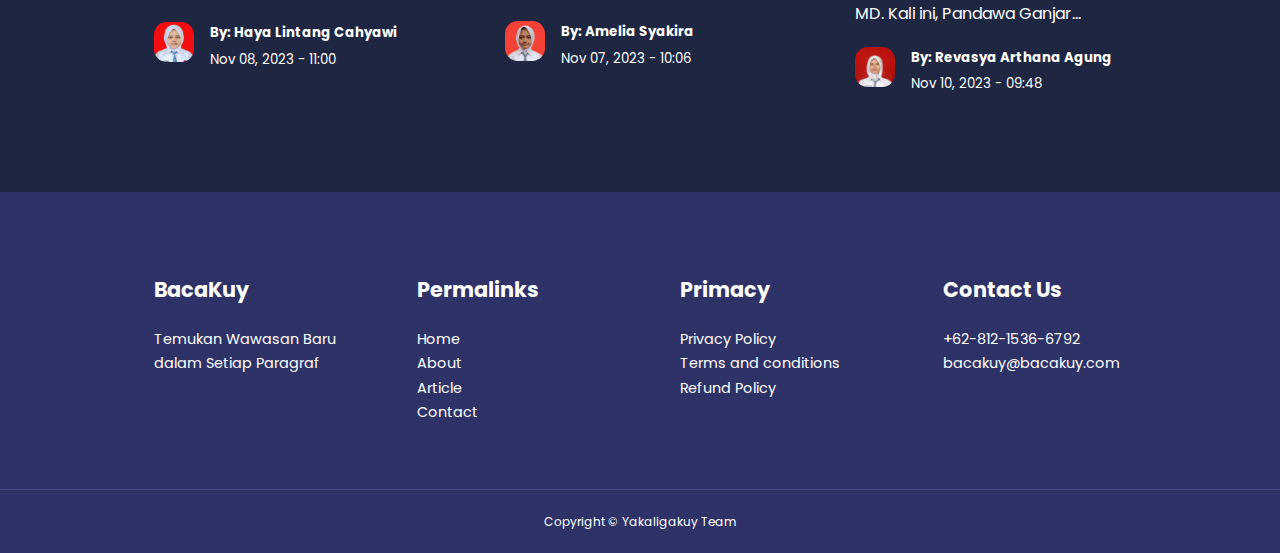
<file: game-category.html>
<!DOCTYPE html>
<html lang="en">
<head>
    <meta charset="UTF-8">
    <meta name="viewport" content="width=device-width, initial-scale=1.0">
    <link rel="stylesheet" href="style.css">
    <!--ICOUNTSCOUT CDN-->
    <link rel="stylesheet" href="https://unicons.iconscout.com/release/v4.0.8/css/line.css">
    <!--GOOGLE FONT (POPPINS)-->
    <link rel="preconnect" href="https://fonts.googleapis.com">
    <link rel="preconnect" href="https://fonts.gstatic.com" crossorigin>
    <link href="https://fonts.googleapis.com/css2?family=Poppins:wght@300;400;800&display=swap" rel="stylesheet">
    <title>BacaKuy</title>
</head>
<body>
    <!--Navbar-->
    <nav>
        <div class="container nav_container">
            <a href="index.html"><h4><i class="uil uil-book-open"></i> BacaKuy</h4></a>
            <ul class="nav_menu">
                <li><a href="index.html">Home</a></li>
                <li><a href="about.html">About</a></li>
                <li><a href="article.html">Article</a></li>
                <li><a href="contact.html">Contact</a></li>
            </ul>
            <button id="open-menu-btn"><i class="uil uil-bars"></i></button>
            <button id="close-menu-btn"><i class="uil uil-multiply"></i></i></button>
        </div>
    </nav>
    <!--Navbar End-->
    <!----------------CATEGORY TITLE------------------->
    <header class="category__title">
        <h2>Game</h2>
     </header>
    <!----------------END OF CATEGORY TITLE------------------->
    <!----------------POSTS------------------->
   <section class="posts">
    <div class="container posts__container">
        <article class="post">
            <div class="post__thumbnail">
                <img src="./images/PERMAINANTRADISIONAL1.jpg" alt="">
            </div>
            <div class="post__info">
                <a href="game-category.html" class="category__button">Game</a>
                <h3 class="post__title">
                    <a href="game1.html">Festival Permainan Tradisional di Hari Jadi Tulungagung</a>
                </h3>
                <p class="post__body">Ratusan pegawai negeri sipil (ASN) di Tulungagung merayakan Hari Jadi ke-818 Tulungagung dengan meriah melalui Festival Permainan Tradisional. Festival yang digelar di lapangan Hutan Kota...</p>
                <div class="post__author">
                    <div class="post__author-avatar">
                        <img src="/images/PROFILAMEL.jpg" alt="">
                    </div>
                    <div class="post__author-info">
                        <h5>By: Amelia Syakira</h5>
                        <small>Nov 07, 2023 - 10:06</small>
                    </div>
                </div>
            </div>
        </article>
        <article class="post">
            <div class="post__thumbnail">
                <img src="./images/PERMAINANTRADISIONAL2.jpg" alt="">
            </div>
            <div class="post__info">
                <a href="game-category.html" class="category__button">Game</a>
                <h3 class="post__title">
                    <a href="game2.html">Kegiatan Positif Alihkan Anak dari Candu Gadget</a>
                </h3>
                <p class="post__body">Bupati Dairi Dr. Eddy Keleng Ate Berutu menyempatkan waktu memantau penyelenggaraan Pesta Njuah-Njuah hari kedua di Stadion Utama Sidikalang Jumat (3/11/2023)</p>
                <div class="post__author">
                    <div class="post__author-avatar">
                        <img src="/images/PROFILHAYA.jpg" alt="">
                    </div>
                    <div class="post__author-info">
                        <h5>By: Haya Lintang Cahyawi</h5>
                        <small>Nov 08, 2023 - 11:00</small>
                    </div>
                </div>
            </div>
        </article>
        <article class="post">
            <div class="post__thumbnail">
                <img src="./images/PERMAINANTRADISIONAL3.jpg" alt="">
            </div>
            <div class="post__info">
                <a href="game-category.html" class="category__button">Game</a>
                <h3 class="post__title">
                    <a href="game3.html">Caleg PDIP Gelar Lomba Layang-layang di Wajo</a>
                </h3>
                <p class="post__body">Calon Legislatif (Caleg) DPR RI dari PDI Perjuangan Syamsu Alam mempelopori perlombaan layang-layang sebagai wujud pelestarian permainan tradisional itu. Kegiatan ini dilaksanakan di Desa Ugi...</p>
                <div class="post__author">
                    <div class="post__author-avatar">
                        <img src="/images/PROFILREVA.jpg" alt="">
                    </div>
                    <div class="post__author-info">
                        <h5>By: Revasya Arthana Agung</h5>
                        <small>Nov 10, 2023 - 09:48</small>
                    </div>
                </div>
            </div>
        </article>
        <article class="post">
            <div class="post__thumbnail">
                <img src="./images/PERMAINANTRADISIONAL4.jpg" alt="">
            </div>
            <div class="post__info">
                <a href="game-category.html" class="category__button">Game</a>
                <h3 class="post__title">
                    <a href="game4.html">Cara Main Gatrik, Permainan Tradisional Jawa</a>
                </h3>
                <p class="post__body">Permainan Gatrik adalah sebuah permainan tradisional yang berasal dari Banten, Jawa Barat. Dikutip dari buku Teori Bermain dalam Pendidikan Jasmanioleh Abdul Salam Hidayat (2020).</p>
                <div class="post__author">
                    <div class="post__author-avatar">
                        <img src="/images/PROFILHAYA.jpg" alt="">
                    </div>
                    <div class="post__author-info">
                        <h5>By: Haya Lintang Cahyawi</h5>
                        <small>Nov 08, 2023 - 11:00</small>
                    </div>
                </div>
            </div>
        </article>
        <article class="post">
            <div class="post__thumbnail">
                <img src="./images/PERMAINANTRADISIONAL5.jpg" alt="">
            </div>
            <div class="post__info">
                <a href="game-category.html" class="category__button">Game</a>
                <h3 class="post__title">
                    <a href="game5.html">Kemendikbudristek Ajak 300 Siswa Bermain</a>
                </h3>
                <p class="post__body">Sebagai upaya menggaungkan Kampanye Sekolah Sehat, Kemendikbudristek kembali menggelar Festival Permainan Tradisional dan seminar nasional sehat...</p>
                <div class="post__author">
                    <div class="post__author-avatar">
                        <img src="/images/PROFILAMEL.jpg" alt="">
                    </div>
                    <div class="post__author-info">
                        <h5>By: Amelia Syakira</h5>
                        <small>Nov 07, 2023 - 10:06</small>
                    </div>
                </div>
            </div>
        </article>
        <article class="post">
            <div class="post__thumbnail">
                <img src="./images/PERMAINANTRADISIONAL6.jpg" alt="">
            </div>
            <div class="post__info">
                <a href="game-category.html" class="category__button">Game</a>
                <h3 class="post__title">
                    <a href="game6.html">Relawan Pandawa Sosialisasi ke Komunitas Ketapel</a>
                </h3>
                <p class="post__body">Jelang Pemilihan Presiden (Pilpres) 2024, sukarelawan Pandawa Ganjar terus menggencarkan sosialisasi pasangan Capres Ganjar Pranowo dan Cawapres Mahfud MD. Kali ini, Pandawa Ganjar...</p>
                <div class="post__author">
                    <div class="post__author-avatar">
                        <img src="/images/PROFILREVA.jpg" alt="">
                    </div>
                    <div class="post__author-info">
                        <h5>By: Revasya Arthana Agung</h5>
                        <small>Nov 10, 2023 - 09:48</small>
                    </div>
                </div>
            </div>
        </article>
    </section>
    <!----------------END OF POSTS------------------->
    <!----------------FOOTER------------------->
    <footer class="footer">
        <div class="container footer_container">
            <div class="footer_1">
                <a href="about.html" class="footer_logo"><h4>BacaKuy</h4></a>
                <p>Temukan Wawasan Baru dalam Setiap Paragraf</p>
            </div> 
              
            <div class="footer_2">
                <h4>Permalinks</h4>
                <ul class="primalinks">
                    <li><a href="index.html">Home</a></li>
                    <li><a href="about.html">About</a></li>
                    <li><a href="article.html">Article</a></li>
                    <li><a href="contact.html">Contact</a></li>  
                </ul>
            </div>
    
            <div class="footer_3">
                <h4>Primacy</h4>
                <ul class="privacy">
                    <li><a href="#">Privacy Policy</a></li>
                    <li><a href="#">Terms and conditions</a></li>
                    <li><a href="#">Refund Policy</a></li>
                </ul>
            </div>
    
            <div class="footer_4">
                <h4>Contact Us</h4>
                <div>
                    <p>+62-812-1536-6792</p>
                    <p>bacakuy@bacakuy.com</p>
                </div>
            
                <ul class="footer_socials">
                    <li>
                        <a href="#"><i class="uil uil-facebook-f"></i></a>
                    </li>
                    <li>
                        <a href="#"><i class="uil uil-instagram"></i></i></a>
                    </li>
                    <li>
                        <a href="#"><i class="uil uil-twitter"></i></a>
                    </li>
                    <li>
                        <a href="#"><i class="uil uil-linkedin"></i></a>
                    </li>
                </ul>
            </div>
        </div>
        <div class="footer_copyright">
            <small>Copyright &copy; Yakaligakuy Team</small>
        </div>
    </footer>
    <!----------------END OF FOOTER------------------->
    <script src="main.js" defer></script>
</body>
</html>
</file>
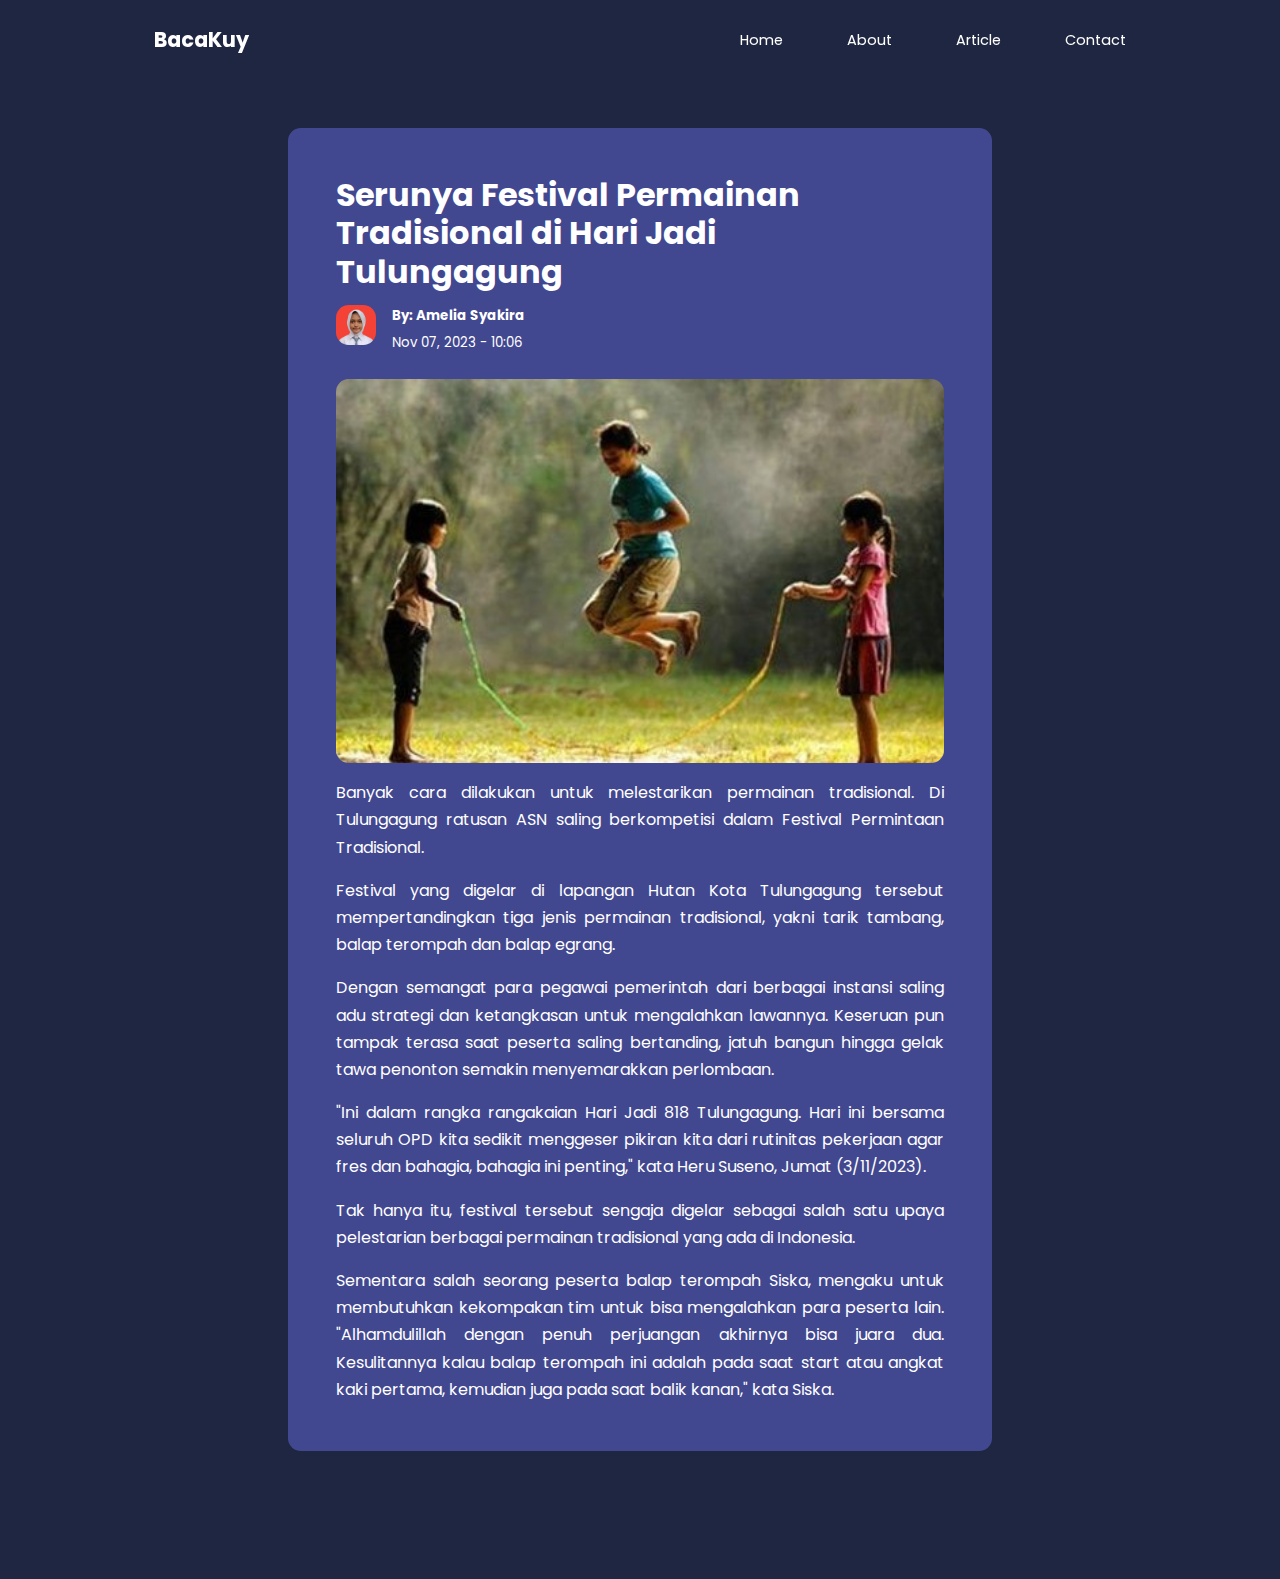
<file: game1.html>
<!DOCTYPE html>
<html lang="en">
<head>
    <meta charset="UTF-8">
    <meta name="viewport" content="width=device-width, initial-scale=1.0">
    <link rel="stylesheet" href="style.css">
    <!--ICOUNTSCOUT CDN-->
    <link rel="stylesheet" href="https://unicons.iconscout.com/release/v4.0.8/css/line.css">
    <!--GOOGLE FONT (POPPINS)-->
    <link rel="preconnect" href="https://fonts.googleapis.com">
    <link rel="preconnect" href="https://fonts.gstatic.com" crossorigin>
    <link href="https://fonts.googleapis.com/css2?family=Poppins:wght@300;400;800&display=swap" rel="stylesheet">
    <title>BacaKuy</title>
</head>
<body>
    <!--Navbar-->
    <nav>
        <div class="container nav_container">
            <a href="index.html"><h4><i class="uil uil-book-open"></i> BacaKuy</h4></a>
            <ul class="nav_menu">
                <li><a href="index.html">Home</a></li>
                <li><a href="about.html">About</a></li>
                <li><a href="article.html">Article</a></li>
                <li><a href="contact.html">Contact</a></li>
            </ul>
            <button id="open-menu-btn"><i class="uil uil-bars"></i></button>
            <button id="close-menu-btn"><i class="uil uil-multiply"></i></i></button>
        </div>
    </nav>
    <!--Navbar End-->
    <!----------------SINGLE POST------------------->
    <section class="singlepost">
        <div class="container singlepost__container">
            <h2>Serunya Festival Permainan Tradisional di Hari Jadi Tulungagung</h2>
            <div class="post__author">
                <div class="post__author-avatar">
                    <img src="/images/PROFILAMEL.jpg" alt="">
                </div>
                <div class="post__author-info">
                    <h5>By: Amelia Syakira</h5>
                    <small>Nov 07, 2023 - 10:06</small>
                </div>
            </div>
            <div class="singlepost__thumbnail">
                <img src="./images/PERMAINANTRADISIONAL1.jpg" alt="">
            </div>
            <p>
                Banyak cara dilakukan untuk melestarikan permainan tradisional. Di Tulungagung ratusan ASN saling berkompetisi dalam Festival Permintaan Tradisional.
            </p>
            <p>
                Festival yang digelar di lapangan Hutan Kota Tulungagung tersebut mempertandingkan tiga jenis permainan tradisional, yakni tarik tambang, balap terompah dan balap egrang.
            </p>
            <p>
                Dengan semangat para pegawai pemerintah dari berbagai instansi saling adu strategi dan ketangkasan untuk mengalahkan lawannya. Keseruan pun tampak terasa saat peserta saling bertanding, jatuh bangun hingga gelak tawa penonton semakin menyemarakkan perlombaan.
            </p>
            <p>
                "Ini dalam rangka rangakaian Hari Jadi 818 Tulungagung. Hari ini bersama seluruh OPD kita sedikit menggeser pikiran kita dari rutinitas pekerjaan agar fres dan bahagia, bahagia ini penting," kata Heru Suseno, Jumat (3/11/2023).
            </p>
            <p>
                Tak hanya itu, festival tersebut sengaja digelar sebagai salah satu upaya pelestarian berbagai permainan tradisional yang ada di Indonesia.
            </p>
            <p>
                Sementara salah seorang peserta balap terompah Siska, mengaku untuk membutuhkan kekompakan tim untuk bisa mengalahkan para peserta lain. "Alhamdulillah dengan penuh perjuangan akhirnya bisa juara dua. Kesulitannya kalau balap terompah ini adalah pada saat start atau angkat kaki pertama, kemudian juga pada saat balik kanan," kata Siska.
            </p>
        </div>
    </section>
    <!----------------END OF SINGLE POST------------------->
    <script src="main.js" defer></script>
</body>
</html>
</file>
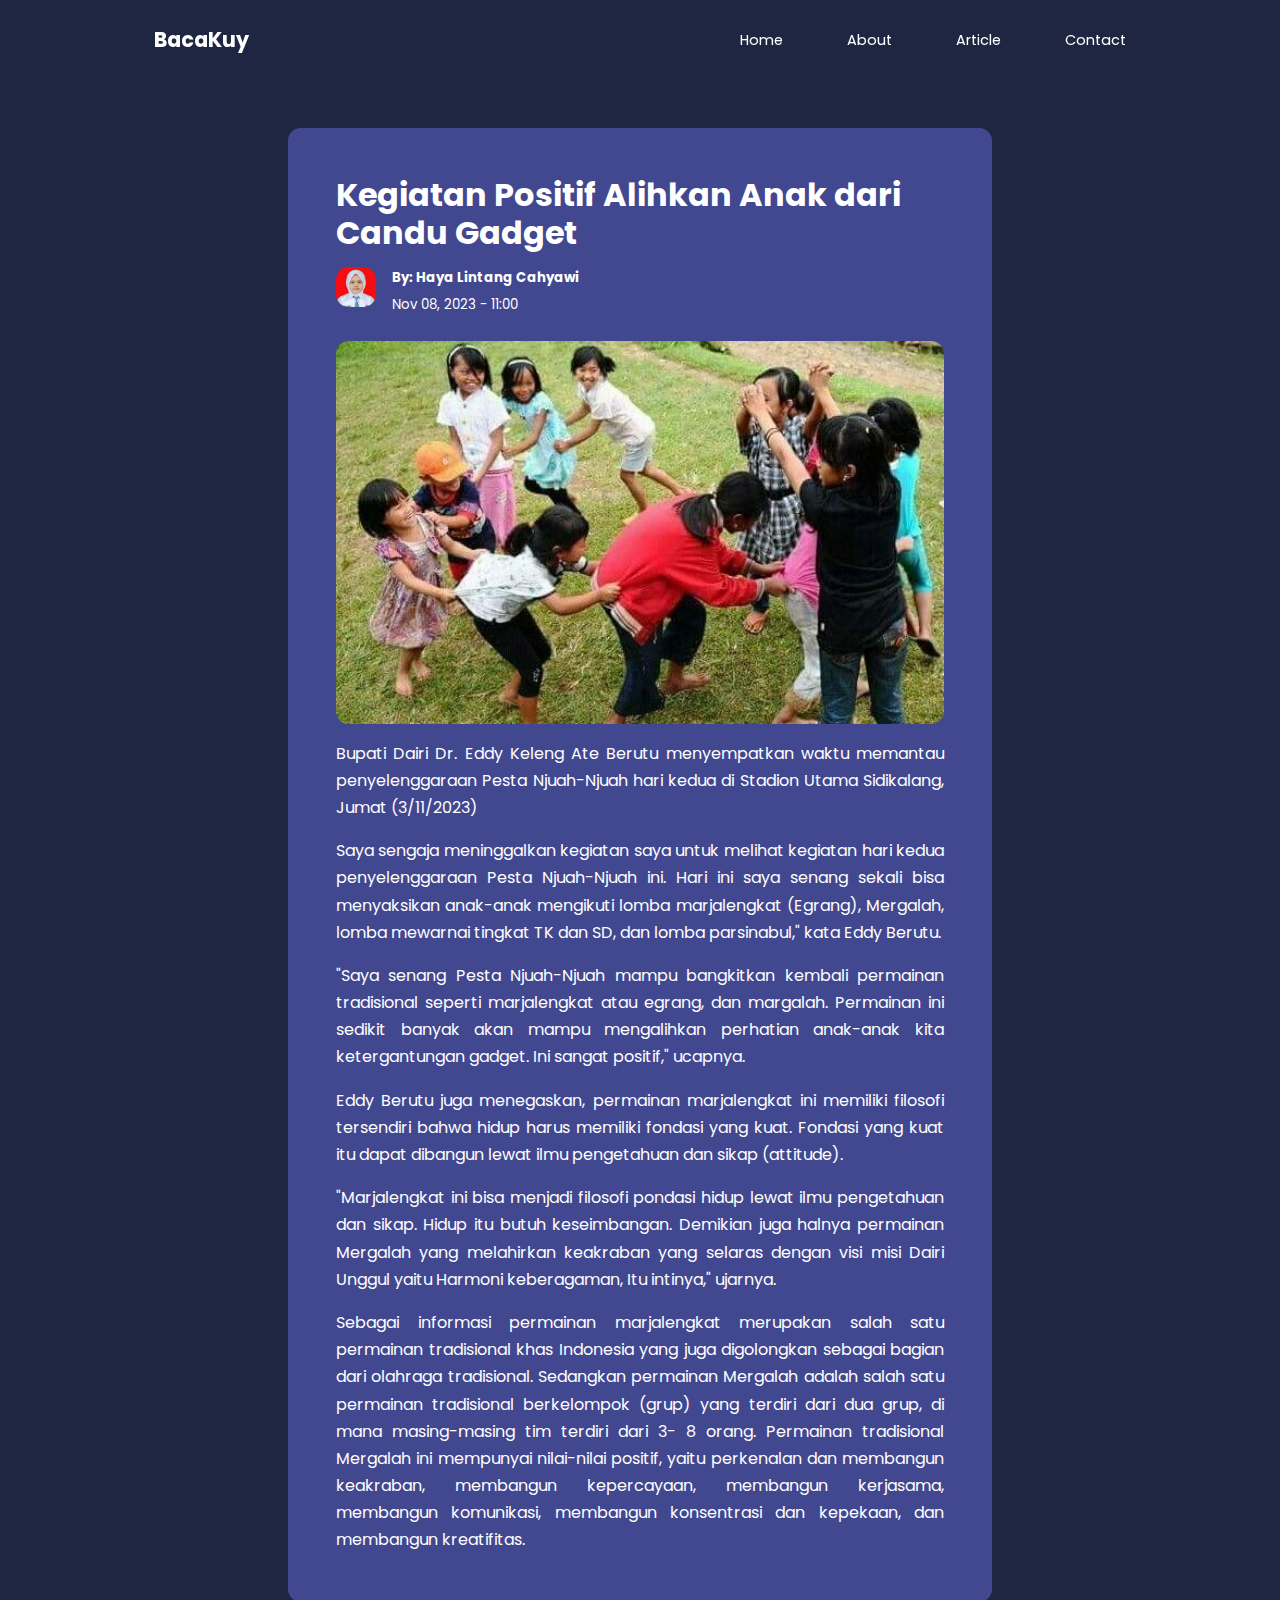
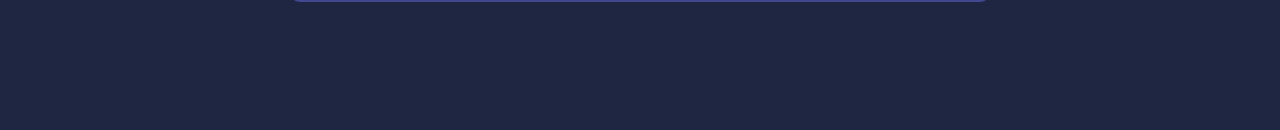
<file: game2.html>
<!DOCTYPE html>
<html lang="en">
<head>
    <meta charset="UTF-8">
    <meta name="viewport" content="width=device-width, initial-scale=1.0">
    <link rel="stylesheet" href="style.css">
    <!--ICOUNTSCOUT CDN-->
    <link rel="stylesheet" href="https://unicons.iconscout.com/release/v4.0.8/css/line.css">
    <!--GOOGLE FONT (POPPINS)-->
    <link rel="preconnect" href="https://fonts.googleapis.com">
    <link rel="preconnect" href="https://fonts.gstatic.com" crossorigin>
    <link href="https://fonts.googleapis.com/css2?family=Poppins:wght@300;400;800&display=swap" rel="stylesheet">
    <title>BacaKuy</title>
</head>
<body>
    <!--Navbar-->
    <nav>
        <div class="container nav_container">
            <a href="index.html"><h4><i class="uil uil-book-open"></i> BacaKuy</h4></a>
            <ul class="nav_menu">
                <li><a href="index.html">Home</a></li>
                <li><a href="about.html">About</a></li>
                <li><a href="article.html">Article</a></li>
                <li><a href="contact.html">Contact</a></li>
            </ul>
            <button id="open-menu-btn"><i class="uil uil-bars"></i></button>
            <button id="close-menu-btn"><i class="uil uil-multiply"></i></i></button>
        </div>
    </nav>
    <!--Navbar End-->
    <!----------------SINGLE POST------------------->
    <section class="singlepost">
        <div class="container singlepost__container">
            <h2>Kegiatan Positif Alihkan Anak dari Candu Gadget</h2>
            <div class="post__author">
                <div class="post__author-avatar">
                    <img src="/images/PROFILHAYA.jpg" alt="">
                </div>
                <div class="post__author-info">
                    <h5>By: Haya Lintang Cahyawi</h5>
                    <small>Nov 08, 2023 - 11:00</small>
                </div>
            </div>
            <div class="singlepost__thumbnail">
                <img src="./images/PERMAINANTRADISIONAL2.jpg" alt="">
            </div>
            <p>
                Bupati Dairi Dr. Eddy Keleng Ate Berutu menyempatkan waktu memantau penyelenggaraan Pesta Njuah-Njuah hari kedua di Stadion Utama Sidikalang, Jumat (3/11/2023)
            </p>
            <p>
                Saya sengaja meninggalkan kegiatan saya untuk melihat kegiatan hari kedua penyelenggaraan Pesta Njuah-Njuah ini. Hari ini saya senang sekali bisa menyaksikan anak-anak mengikuti lomba marjalengkat (Egrang), Mergalah, lomba mewarnai tingkat TK dan SD, dan lomba parsinabul," kata Eddy Berutu.
            </p>
            <p>
                "Saya senang Pesta Njuah-Njuah mampu bangkitkan kembali permainan tradisional seperti marjalengkat atau egrang, dan margalah. Permainan ini sedikit banyak akan mampu mengalihkan perhatian anak-anak kita ketergantungan gadget. Ini sangat positif," ucapnya.
            </p>
            <p>
                Eddy Berutu juga menegaskan, permainan marjalengkat ini memiliki filosofi tersendiri bahwa hidup harus memiliki fondasi yang kuat. Fondasi yang kuat itu dapat dibangun lewat ilmu pengetahuan dan sikap (attitude).
            </p>
            <p>
                "Marjalengkat ini bisa menjadi filosofi pondasi hidup lewat ilmu pengetahuan dan sikap. Hidup itu butuh keseimbangan. Demikian juga halnya permainan Mergalah yang melahirkan keakraban yang selaras dengan visi misi Dairi Unggul yaitu Harmoni keberagaman, Itu intinya," ujarnya.
            </p>
            <p>
                Sebagai informasi permainan marjalengkat merupakan salah satu permainan tradisional khas Indonesia yang juga digolongkan sebagai bagian dari olahraga tradisional. Sedangkan permainan Mergalah adalah salah satu permainan tradisional berkelompok (grup) yang terdiri dari dua grup, di mana masing-masing tim terdiri dari 3- 8 orang. Permainan tradisional Mergalah ini mempunyai nilai-nilai positif, yaitu perkenalan dan membangun keakraban, membangun kepercayaan, membangun kerjasama, membangun komunikasi, membangun konsentrasi dan kepekaan, dan membangun kreatifitas.
            </p>
        </div>
    </section>
    <!----------------END OF SINGLE POST------------------->
    <script src="main.js" defer></script>
</body>
</html>
</file>
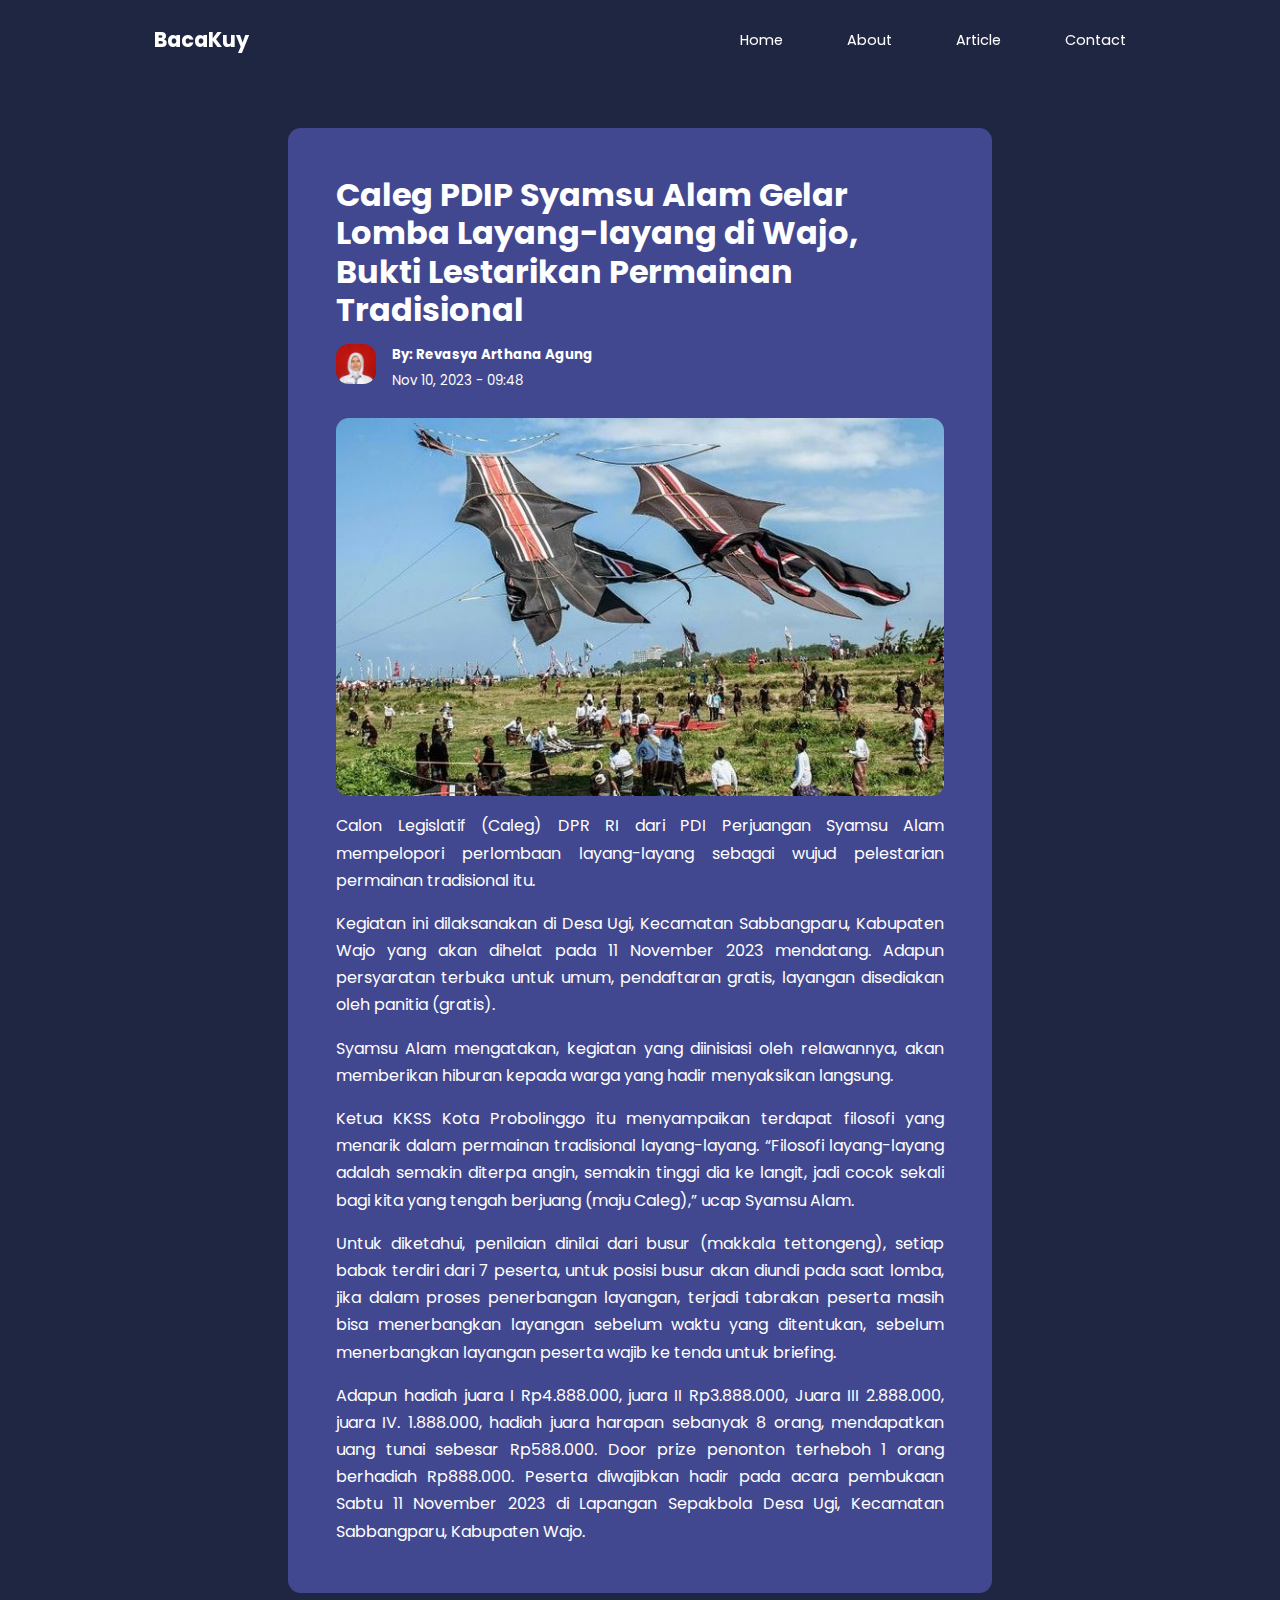
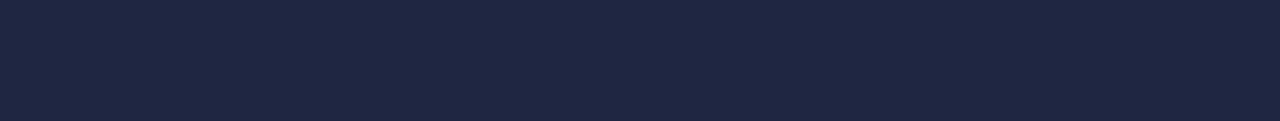
<file: game3.html>
<!DOCTYPE html>
<html lang="en">
<head>
    <meta charset="UTF-8">
    <meta name="viewport" content="width=device-width, initial-scale=1.0">
    <link rel="stylesheet" href="style.css">
    <!--ICOUNTSCOUT CDN-->
    <link rel="stylesheet" href="https://unicons.iconscout.com/release/v4.0.8/css/line.css">
    <!--GOOGLE FONT (POPPINS)-->
    <link rel="preconnect" href="https://fonts.googleapis.com">
    <link rel="preconnect" href="https://fonts.gstatic.com" crossorigin>
    <link href="https://fonts.googleapis.com/css2?family=Poppins:wght@300;400;800&display=swap" rel="stylesheet">
    <title>BacaKuy</title>
</head>
<body>
    <!--Navbar-->
    <nav>
        <div class="container nav_container">
            <a href="index.html"><h4><i class="uil uil-book-open"></i> BacaKuy</h4></a>
            <ul class="nav_menu">
                <li><a href="index.html">Home</a></li>
                <li><a href="about.html">About</a></li>
                <li><a href="article.html">Article</a></li>
                <li><a href="contact.html">Contact</a></li>
            </ul>
            <button id="open-menu-btn"><i class="uil uil-bars"></i></button>
            <button id="close-menu-btn"><i class="uil uil-multiply"></i></i></button>
        </div>
    </nav>
    <!--Navbar End-->
    <!----------------SINGLE POST------------------->
    <section class="singlepost">
        <div class="container singlepost__container">
            <h2>Caleg PDIP Syamsu Alam Gelar Lomba Layang-layang di Wajo, Bukti Lestarikan Permainan Tradisional</h2>
            <div class="post__author">
                <div class="post__author-avatar">
                    <img src="/images/PROFILREVA.jpg" alt="">
                </div>
                <div class="post__author-info">
                    <h5>By: Revasya Arthana Agung</h5>
                    <small>Nov 10, 2023 - 09:48</small>
                </div>
            </div>
            <div class="singlepost__thumbnail">
                <img src="./images/PERMAINANTRADISIONAL3.jpg" alt="">
            </div>
            <p>
                Calon Legislatif (Caleg) DPR RI dari PDI Perjuangan Syamsu Alam mempelopori perlombaan layang-layang sebagai wujud pelestarian permainan tradisional itu.
            </p>
            <p>
                Kegiatan ini dilaksanakan di Desa Ugi, Kecamatan Sabbangparu, Kabupaten Wajo yang akan dihelat pada 11 November 2023 mendatang. Adapun persyaratan terbuka untuk umum, pendaftaran gratis, layangan disediakan oleh panitia (gratis).
            </p>
            <p>
                Syamsu Alam mengatakan, kegiatan yang diinisiasi oleh relawannya, akan memberikan hiburan kepada warga yang hadir menyaksikan langsung.
            </p>
            <p>
                Ketua KKSS Kota Probolinggo itu menyampaikan terdapat filosofi yang menarik dalam permainan tradisional layang-layang. “Filosofi layang-layang adalah semakin diterpa angin, semakin tinggi dia ke langit, jadi cocok sekali bagi kita yang tengah berjuang (maju Caleg),” ucap Syamsu Alam.
            </p>
            <p>
                Untuk diketahui, penilaian dinilai dari busur (makkala tettongeng), setiap babak terdiri dari 7 peserta, untuk posisi busur akan diundi pada saat lomba, jika dalam proses penerbangan layangan, terjadi tabrakan peserta masih bisa menerbangkan layangan sebelum waktu yang ditentukan, sebelum menerbangkan layangan peserta wajib ke tenda untuk briefing.
            </p>
            <p>
                Adapun hadiah juara I Rp4.888.000, juara II Rp3.888.000, Juara III 2.888.000, juara IV. 1.888.000, hadiah juara harapan sebanyak 8 orang, mendapatkan uang tunai sebesar Rp588.000. Door prize penonton terheboh 1 orang berhadiah Rp888.000. Peserta diwajibkan hadir pada acara pembukaan Sabtu 11 November 2023 di Lapangan Sepakbola Desa Ugi, Kecamatan Sabbangparu, Kabupaten Wajo.
            </p>
        </div>
    </section>
    <!----------------END OF SINGLE POST------------------->
    <script src="main.js" defer></script>
</body>
</html>
</file>
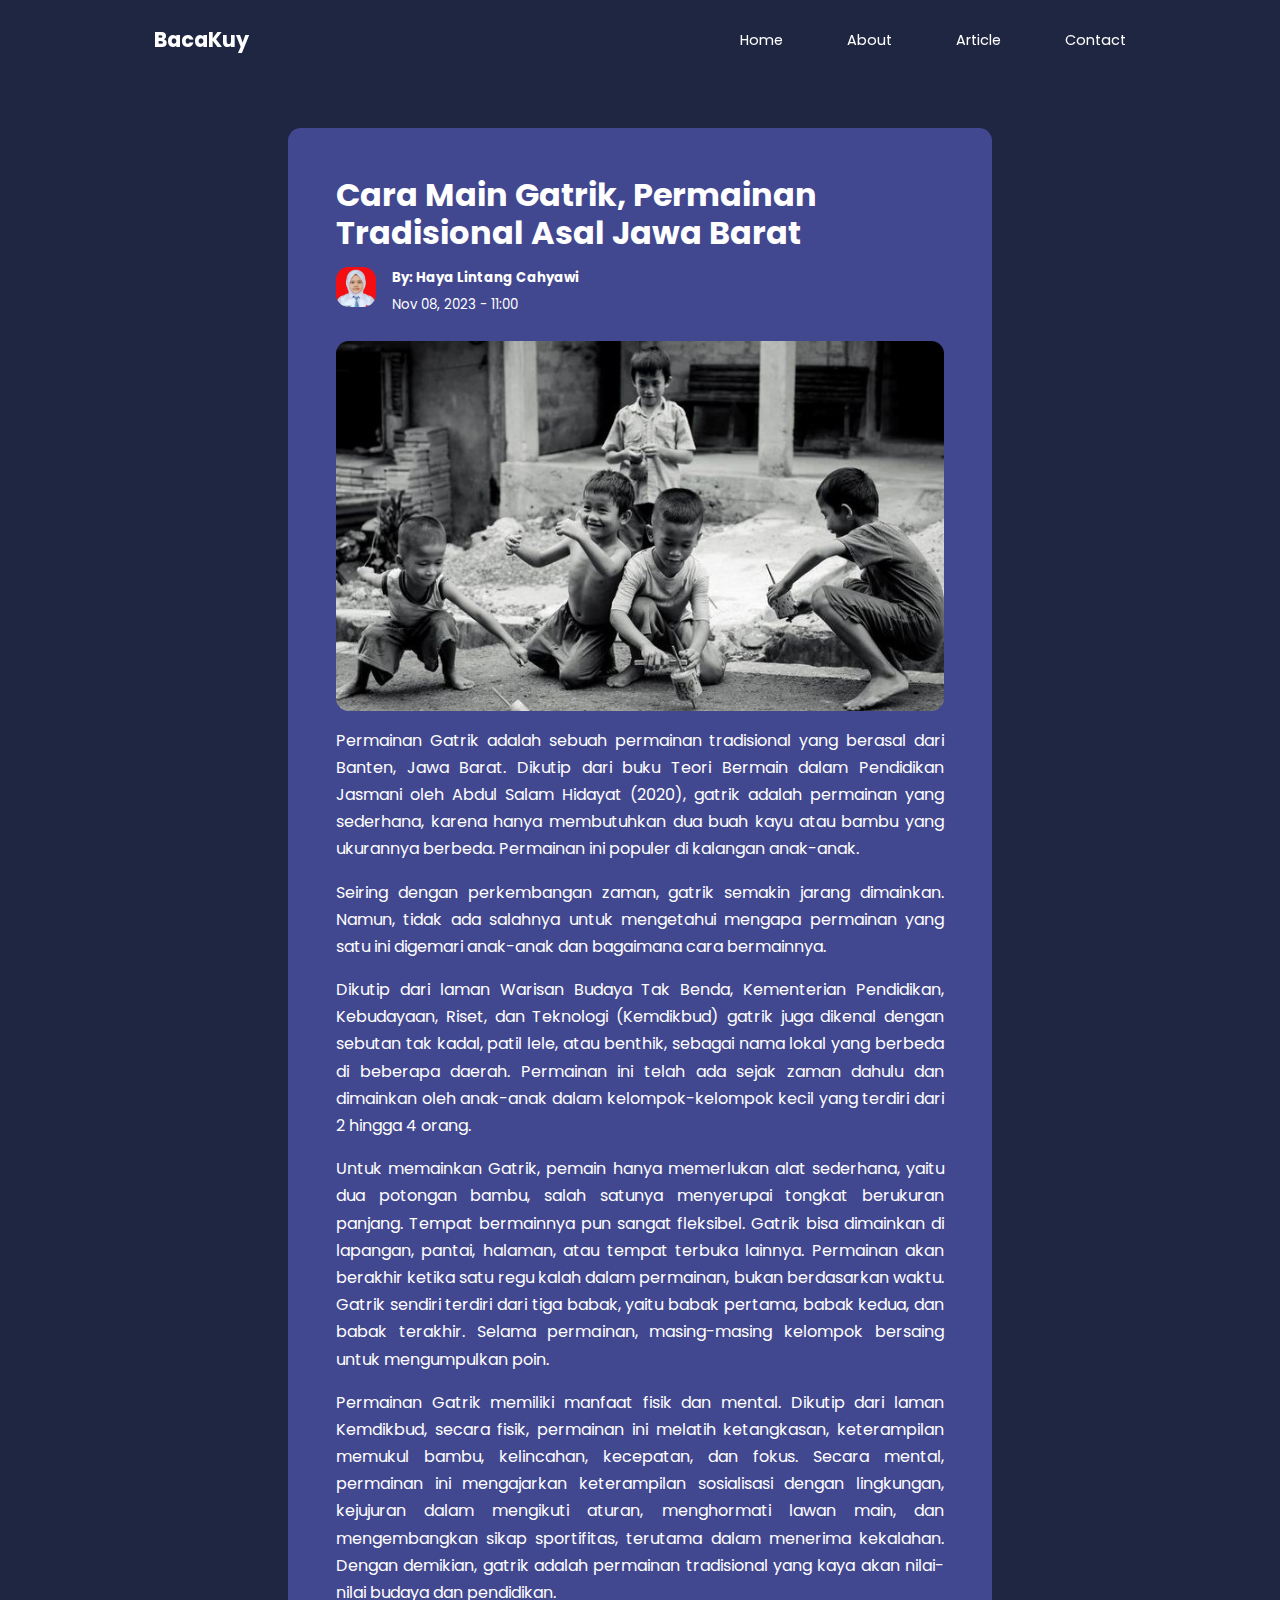
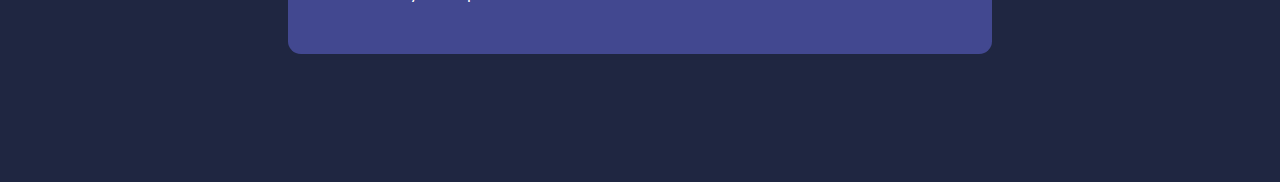
<file: game4.html>
<!DOCTYPE html>
<html lang="en">
<head>
    <meta charset="UTF-8">
    <meta name="viewport" content="width=device-width, initial-scale=1.0">
    <link rel="stylesheet" href="style.css">
    <!--ICOUNTSCOUT CDN-->
    <link rel="stylesheet" href="https://unicons.iconscout.com/release/v4.0.8/css/line.css">
    <!--GOOGLE FONT (POPPINS)-->
    <link rel="preconnect" href="https://fonts.googleapis.com">
    <link rel="preconnect" href="https://fonts.gstatic.com" crossorigin>
    <link href="https://fonts.googleapis.com/css2?family=Poppins:wght@300;400;800&display=swap" rel="stylesheet">
    <title>BacaKuy</title>
</head>
<body>
    <!--Navbar-->
    <nav>
        <div class="container nav_container">
            <a href="index.html"><h4><i class="uil uil-book-open"></i> BacaKuy</h4></a>
            <ul class="nav_menu">
                <li><a href="index.html">Home</a></li>
                <li><a href="about.html">About</a></li>
                <li><a href="article.html">Article</a></li>
                <li><a href="contact.html">Contact</a></li>
            </ul>
            <button id="open-menu-btn"><i class="uil uil-bars"></i></button>
            <button id="close-menu-btn"><i class="uil uil-multiply"></i></i></button>
        </div>
    </nav>
    <!--Navbar End-->
    <!----------------SINGLE POST------------------->
    <section class="singlepost">
        <div class="container singlepost__container">
            <h2>Cara Main Gatrik, Permainan Tradisional Asal Jawa Barat</h2>
            <div class="post__author">
                <div class="post__author-avatar">
                    <img src="/images/PROFILHAYA.jpg" alt="">
                </div>
                <div class="post__author-info">
                    <h5>By: Haya Lintang Cahyawi</h5>
                    <small>Nov 08, 2023 - 11:00</small>
                </div>
            </div>
            <div class="singlepost__thumbnail">
                <img src="./images/PERMAINANTRADISIONAL4.jpg" alt="">
            </div>
            <p>
                Permainan Gatrik adalah sebuah permainan tradisional yang berasal dari Banten, Jawa Barat. Dikutip dari buku Teori Bermain dalam Pendidikan Jasmani oleh Abdul Salam Hidayat (2020), gatrik adalah permainan yang sederhana, karena hanya membutuhkan dua buah kayu atau bambu yang ukurannya berbeda. Permainan ini populer di kalangan anak-anak.
            </p>
            <p>
                Seiring dengan perkembangan zaman, gatrik semakin jarang dimainkan. Namun, tidak ada salahnya untuk mengetahui mengapa permainan yang satu ini digemari anak-anak dan bagaimana cara bermainnya.
            </p>
            <p>
                Dikutip dari laman Warisan Budaya Tak Benda, Kementerian Pendidikan, Kebudayaan, Riset, dan Teknologi (Kemdikbud) gatrik juga dikenal dengan sebutan tak kadal, patil lele, atau benthik, sebagai nama lokal yang berbeda di beberapa daerah. Permainan ini telah ada sejak zaman dahulu dan dimainkan oleh anak-anak dalam kelompok-kelompok kecil yang terdiri dari 2 hingga 4 orang.
            </p>
            <p>
                Untuk memainkan Gatrik, pemain hanya memerlukan alat sederhana, yaitu dua potongan bambu, salah satunya menyerupai tongkat berukuran panjang. Tempat bermainnya pun sangat fleksibel. Gatrik bisa dimainkan di lapangan, pantai, halaman, atau tempat terbuka lainnya. Permainan akan berakhir ketika satu regu kalah dalam permainan, bukan berdasarkan waktu. Gatrik sendiri terdiri dari tiga babak, yaitu babak pertama, babak kedua, dan babak terakhir. Selama permainan, masing-masing kelompok bersaing untuk mengumpulkan poin.
            </p>
            <p>
                Permainan Gatrik memiliki manfaat fisik dan mental. Dikutip dari laman Kemdikbud, secara fisik, permainan ini melatih ketangkasan, keterampilan memukul bambu, kelincahan, kecepatan, dan fokus. Secara mental, permainan ini mengajarkan keterampilan sosialisasi dengan lingkungan, kejujuran dalam mengikuti aturan, menghormati lawan main, dan mengembangkan sikap sportifitas, terutama dalam menerima kekalahan. Dengan demikian, gatrik adalah permainan tradisional yang kaya akan nilai-nilai budaya dan pendidikan.
            </p>
        </div>
    </section>
    <!----------------END OF SINGLE POST------------------->
    <script src="main.js" defer></script>
</body>
</html>
</file>
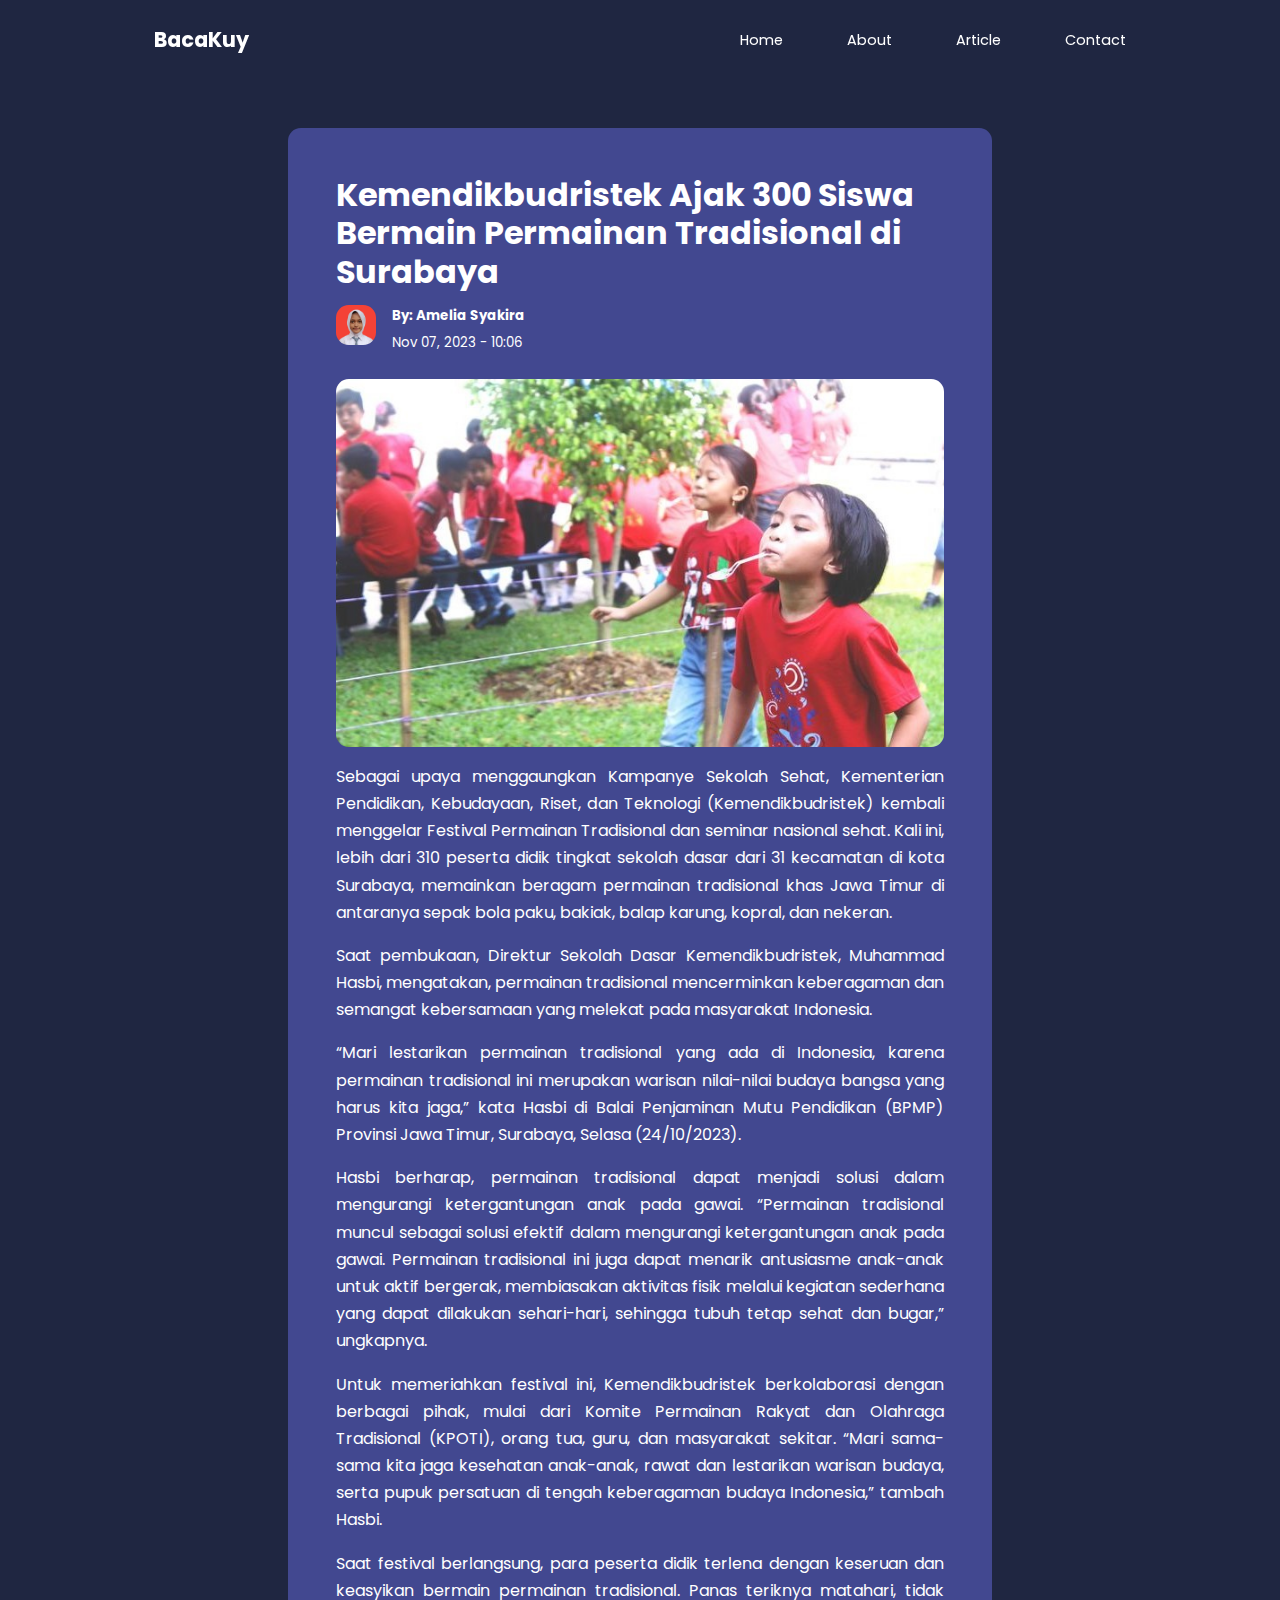
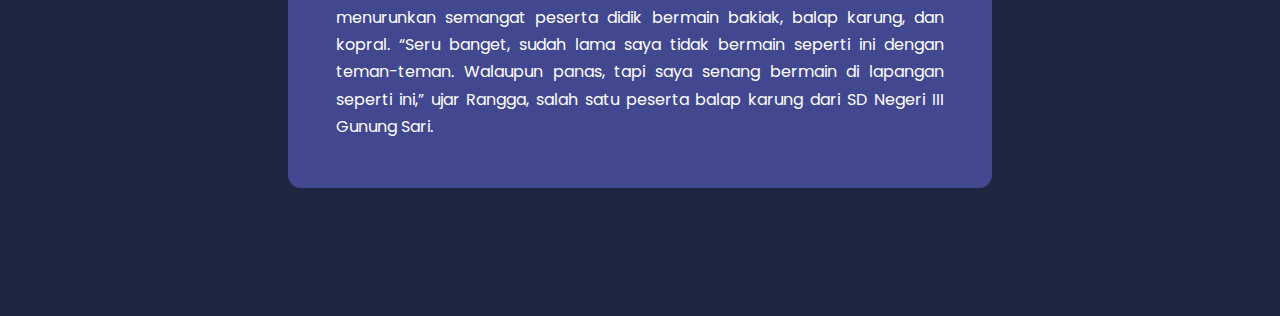
<file: game5.html>
<!DOCTYPE html>
<html lang="en">
<head>
    <meta charset="UTF-8">
    <meta name="viewport" content="width=device-width, initial-scale=1.0">
    <link rel="stylesheet" href="style.css">
    <!--ICOUNTSCOUT CDN-->
    <link rel="stylesheet" href="https://unicons.iconscout.com/release/v4.0.8/css/line.css">
    <!--GOOGLE FONT (POPPINS)-->
    <link rel="preconnect" href="https://fonts.googleapis.com">
    <link rel="preconnect" href="https://fonts.gstatic.com" crossorigin>
    <link href="https://fonts.googleapis.com/css2?family=Poppins:wght@300;400;800&display=swap" rel="stylesheet">
    <title>BacaKuy</title>
</head>
<body>
    <!--Navbar-->
    <nav>
        <div class="container nav_container">
            <a href="index.html"><h4><i class="uil uil-book-open"></i> BacaKuy</h4></a>
            <ul class="nav_menu">
                <li><a href="index.html">Home</a></li>
                <li><a href="about.html">About</a></li>
                <li><a href="article.html">Article</a></li>
                <li><a href="contact.html">Contact</a></li>
            </ul>
            <button id="open-menu-btn"><i class="uil uil-bars"></i></button>
            <button id="close-menu-btn"><i class="uil uil-multiply"></i></i></button>
        </div>
    </nav>
    <!--Navbar End-->
    <!----------------SINGLE POST------------------->
    <section class="singlepost">
        <div class="container singlepost__container">
            <h2>Kemendikbudristek Ajak 300 Siswa Bermain Permainan Tradisional di Surabaya</h2>
            <div class="post__author">
                <div class="post__author-avatar">
                    <img src="/images/PROFILAMEL.jpg" alt="">
                </div>
                <div class="post__author-info">
                    <h5>By: Amelia Syakira</h5>
                    <small>Nov 07, 2023 - 10:06</small>
                </div>
            </div>
            <div class="singlepost__thumbnail">
                <img src="./images/PERMAINANTRADISIONAL5.jpg" alt="">
            </div>
            <p>
                Sebagai upaya menggaungkan Kampanye Sekolah Sehat, Kementerian Pendidikan, Kebudayaan, Riset, dan Teknologi (Kemendikbudristek) kembali menggelar Festival Permainan Tradisional dan seminar nasional sehat. Kali ini, lebih dari 310 peserta didik tingkat sekolah dasar dari 31 kecamatan di kota Surabaya, memainkan beragam permainan tradisional khas Jawa Timur di antaranya sepak bola paku, bakiak, balap karung, kopral, dan nekeran.
            </p>
            <p>
                Saat pembukaan, Direktur Sekolah Dasar Kemendikbudristek, Muhammad Hasbi, mengatakan, permainan tradisional mencerminkan keberagaman dan semangat kebersamaan yang melekat pada masyarakat Indonesia.
            </p>
            <p>
                “Mari lestarikan permainan tradisional yang ada di Indonesia, karena permainan tradisional ini merupakan warisan nilai-nilai budaya bangsa yang harus kita jaga,” kata Hasbi di Balai Penjaminan Mutu Pendidikan (BPMP) Provinsi Jawa Timur, Surabaya, Selasa (24/10/2023).
            </p>
            <p>
                Hasbi berharap, permainan tradisional dapat menjadi solusi dalam mengurangi ketergantungan anak pada gawai. “Permainan tradisional muncul sebagai solusi efektif dalam mengurangi ketergantungan anak pada gawai. Permainan tradisional ini juga dapat menarik antusiasme anak-anak untuk aktif bergerak, membiasakan aktivitas fisik melalui kegiatan sederhana yang dapat dilakukan sehari-hari, sehingga tubuh tetap sehat dan bugar,” ungkapnya.
            </p>
            <p>
                Untuk memeriahkan festival ini, Kemendikbudristek berkolaborasi dengan berbagai pihak, mulai dari Komite Permainan Rakyat dan Olahraga Tradisional (KPOTI), orang tua, guru, dan masyarakat sekitar. “Mari sama-sama kita jaga kesehatan anak-anak, rawat dan lestarikan warisan budaya, serta pupuk persatuan di tengah keberagaman budaya Indonesia,” tambah Hasbi.
            </p>
            <p>
                Saat festival berlangsung, para peserta didik terlena dengan keseruan dan keasyikan bermain permainan tradisional. Panas teriknya matahari, tidak menurunkan semangat peserta didik bermain bakiak, balap karung, dan kopral. “Seru banget, sudah lama saya tidak bermain seperti ini dengan teman-teman. Walaupun panas, tapi saya senang bermain di lapangan seperti ini,” ujar Rangga, salah satu peserta balap karung dari SD Negeri III Gunung Sari.
            </p>
        </div>
    </section>
    <!----------------END OF SINGLE POST------------------->
    <script src="main.js" defer></script>
</body>
</html>
</file>
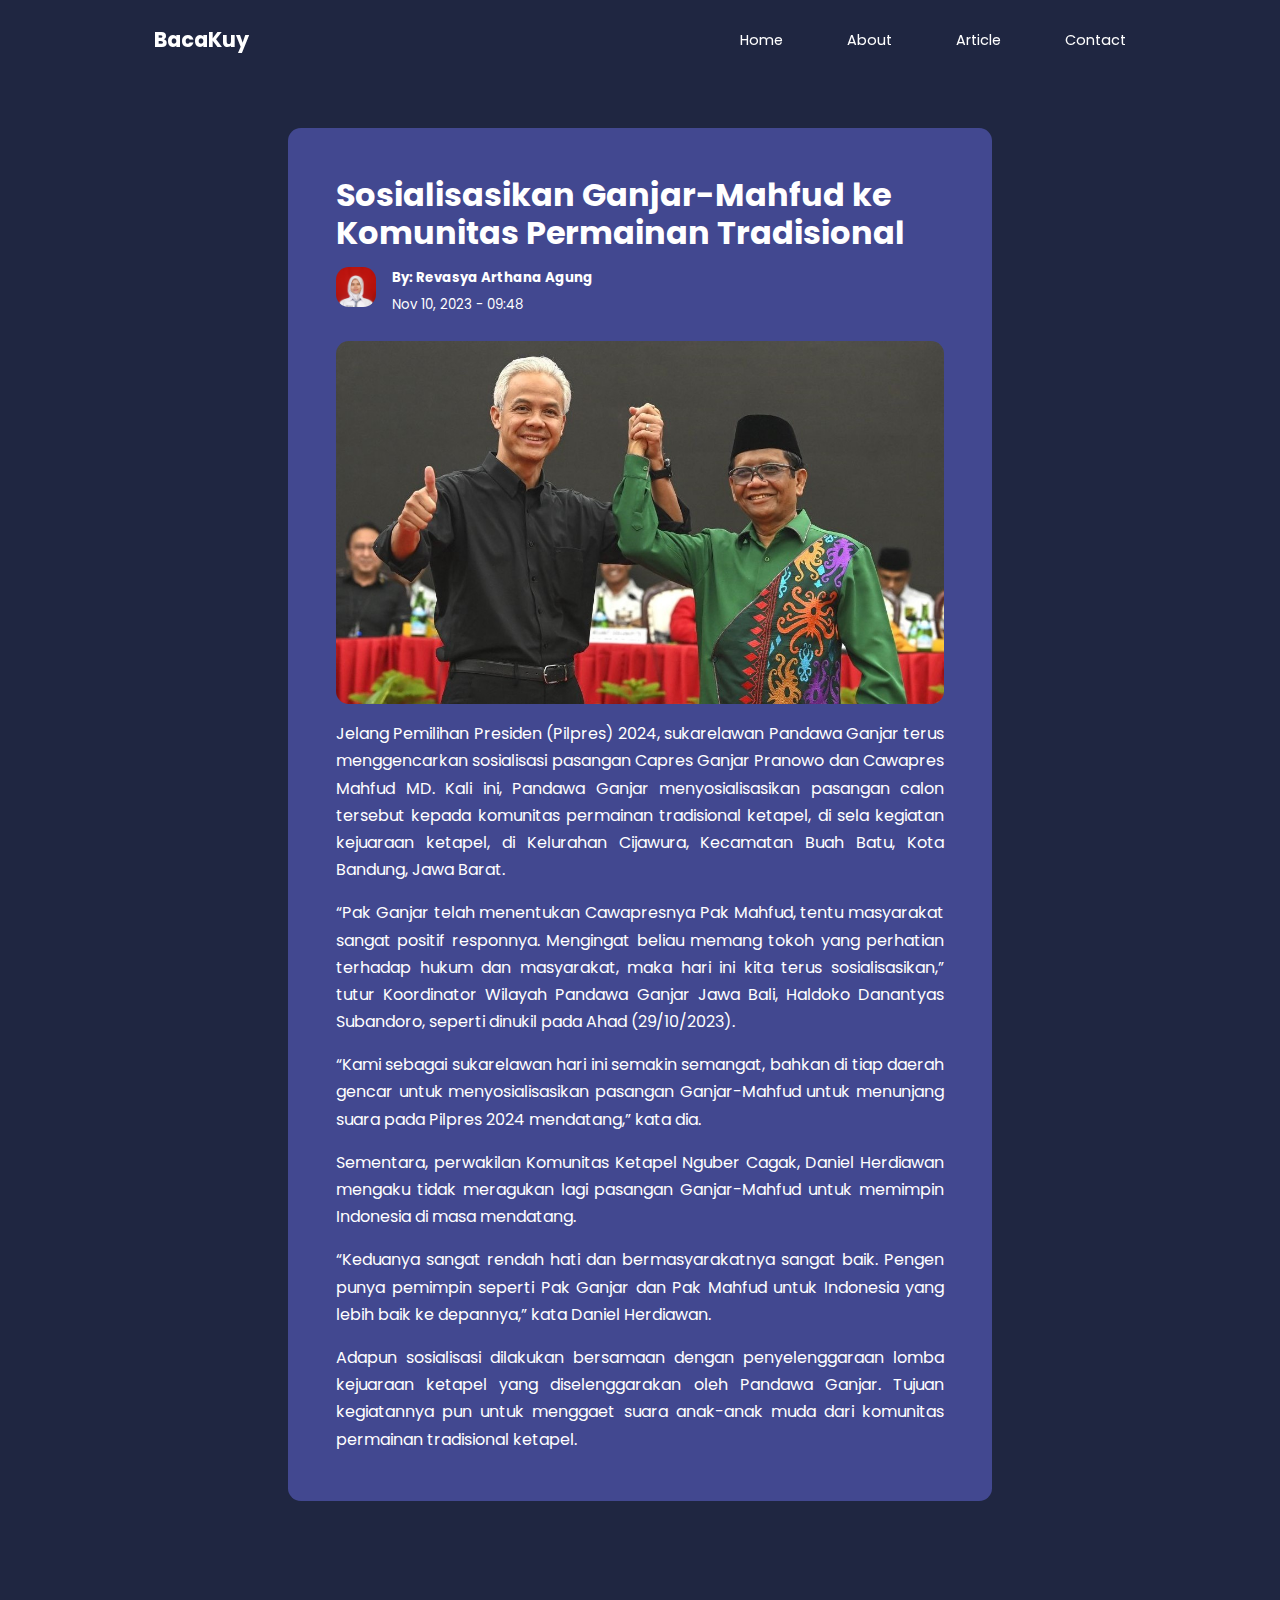
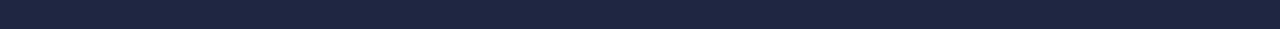
<file: game6.html>
<!DOCTYPE html>
<html lang="en">
<head>
    <meta charset="UTF-8">
    <meta name="viewport" content="width=device-width, initial-scale=1.0">
    <link rel="stylesheet" href="style.css">
    <!--ICOUNTSCOUT CDN-->
    <link rel="stylesheet" href="https://unicons.iconscout.com/release/v4.0.8/css/line.css">
    <!--GOOGLE FONT (POPPINS)-->
    <link rel="preconnect" href="https://fonts.googleapis.com">
    <link rel="preconnect" href="https://fonts.gstatic.com" crossorigin>
    <link href="https://fonts.googleapis.com/css2?family=Poppins:wght@300;400;800&display=swap" rel="stylesheet">
    <title>BacaKuy</title>
</head>
<body>
    <!--Navbar-->
    <nav>
        <div class="container nav_container">
            <a href="index.html"><h4><i class="uil uil-book-open"></i> BacaKuy</h4></a>
            <ul class="nav_menu">
                <li><a href="index.html">Home</a></li>
                <li><a href="about.html">About</a></li>
                <li><a href="article.html">Article</a></li>
                <li><a href="contact.html">Contact</a></li>
            </ul>
            <button id="open-menu-btn"><i class="uil uil-bars"></i></button>
            <button id="close-menu-btn"><i class="uil uil-multiply"></i></i></button>
        </div>
    </nav>
    <!--Navbar End-->
    <!----------------SINGLE POST------------------->
    <section class="singlepost">
        <div class="container singlepost__container">
            <h2>Sosialisasikan Ganjar-Mahfud ke Komunitas Permainan Tradisional</h2>
            <div class="post__author">
                <div class="post__author-avatar">
                    <img src="/images/PROFILREVA.jpg" alt="">
                </div>
                <div class="post__author-info">
                    <h5>By: Revasya Arthana Agung</h5>
                    <small>Nov 10, 2023 - 09:48</small>
                </div>
            </div>
            <div class="singlepost__thumbnail">
                <img src="./images/PERMAINANTRADISIONAL6.jpg" alt="">
            </div>
            <p>
                Jelang Pemilihan Presiden (Pilpres) 2024, sukarelawan Pandawa Ganjar terus menggencarkan sosialisasi pasangan Capres Ganjar Pranowo dan Cawapres Mahfud MD. Kali ini, Pandawa Ganjar menyosialisasikan pasangan calon tersebut kepada komunitas permainan tradisional ketapel, di sela kegiatan kejuaraan ketapel, di Kelurahan Cijawura, Kecamatan Buah Batu, Kota Bandung, Jawa Barat.
            </p>
            <p>
                “Pak Ganjar telah menentukan Cawapresnya Pak Mahfud, tentu masyarakat sangat positif responnya. Mengingat beliau memang tokoh yang perhatian terhadap hukum dan masyarakat, maka hari ini kita terus sosialisasikan,” tutur Koordinator Wilayah Pandawa Ganjar Jawa Bali, Haldoko Danantyas Subandoro, seperti dinukil pada Ahad (29/10/2023). 
            </p>
            <p>
                “Kami sebagai sukarelawan hari ini semakin semangat, bahkan di tiap daerah gencar untuk menyosialisasikan pasangan Ganjar-Mahfud untuk menunjang suara pada Pilpres 2024 mendatang,” kata dia.
            </p>
            <p>
                Sementara, perwakilan Komunitas Ketapel Nguber Cagak, Daniel Herdiawan mengaku tidak meragukan lagi pasangan Ganjar-Mahfud untuk memimpin Indonesia di masa mendatang.
            </p>
            <p>
                “Keduanya sangat rendah hati dan bermasyarakatnya sangat baik. Pengen punya pemimpin seperti Pak Ganjar dan Pak Mahfud untuk Indonesia yang lebih baik ke depannya,” kata Daniel Herdiawan.
            </p>
            <p>
                Adapun sosialisasi dilakukan bersamaan dengan penyelenggaraan lomba kejuaraan ketapel yang diselenggarakan oleh Pandawa Ganjar. Tujuan kegiatannya pun untuk menggaet suara anak-anak muda dari komunitas permainan tradisional ketapel.
            </p>
        </div>
    </section>
    <!----------------END OF SINGLE POST------------------->
    <script src="main.js" defer></script>
</body>
</html>
</file>
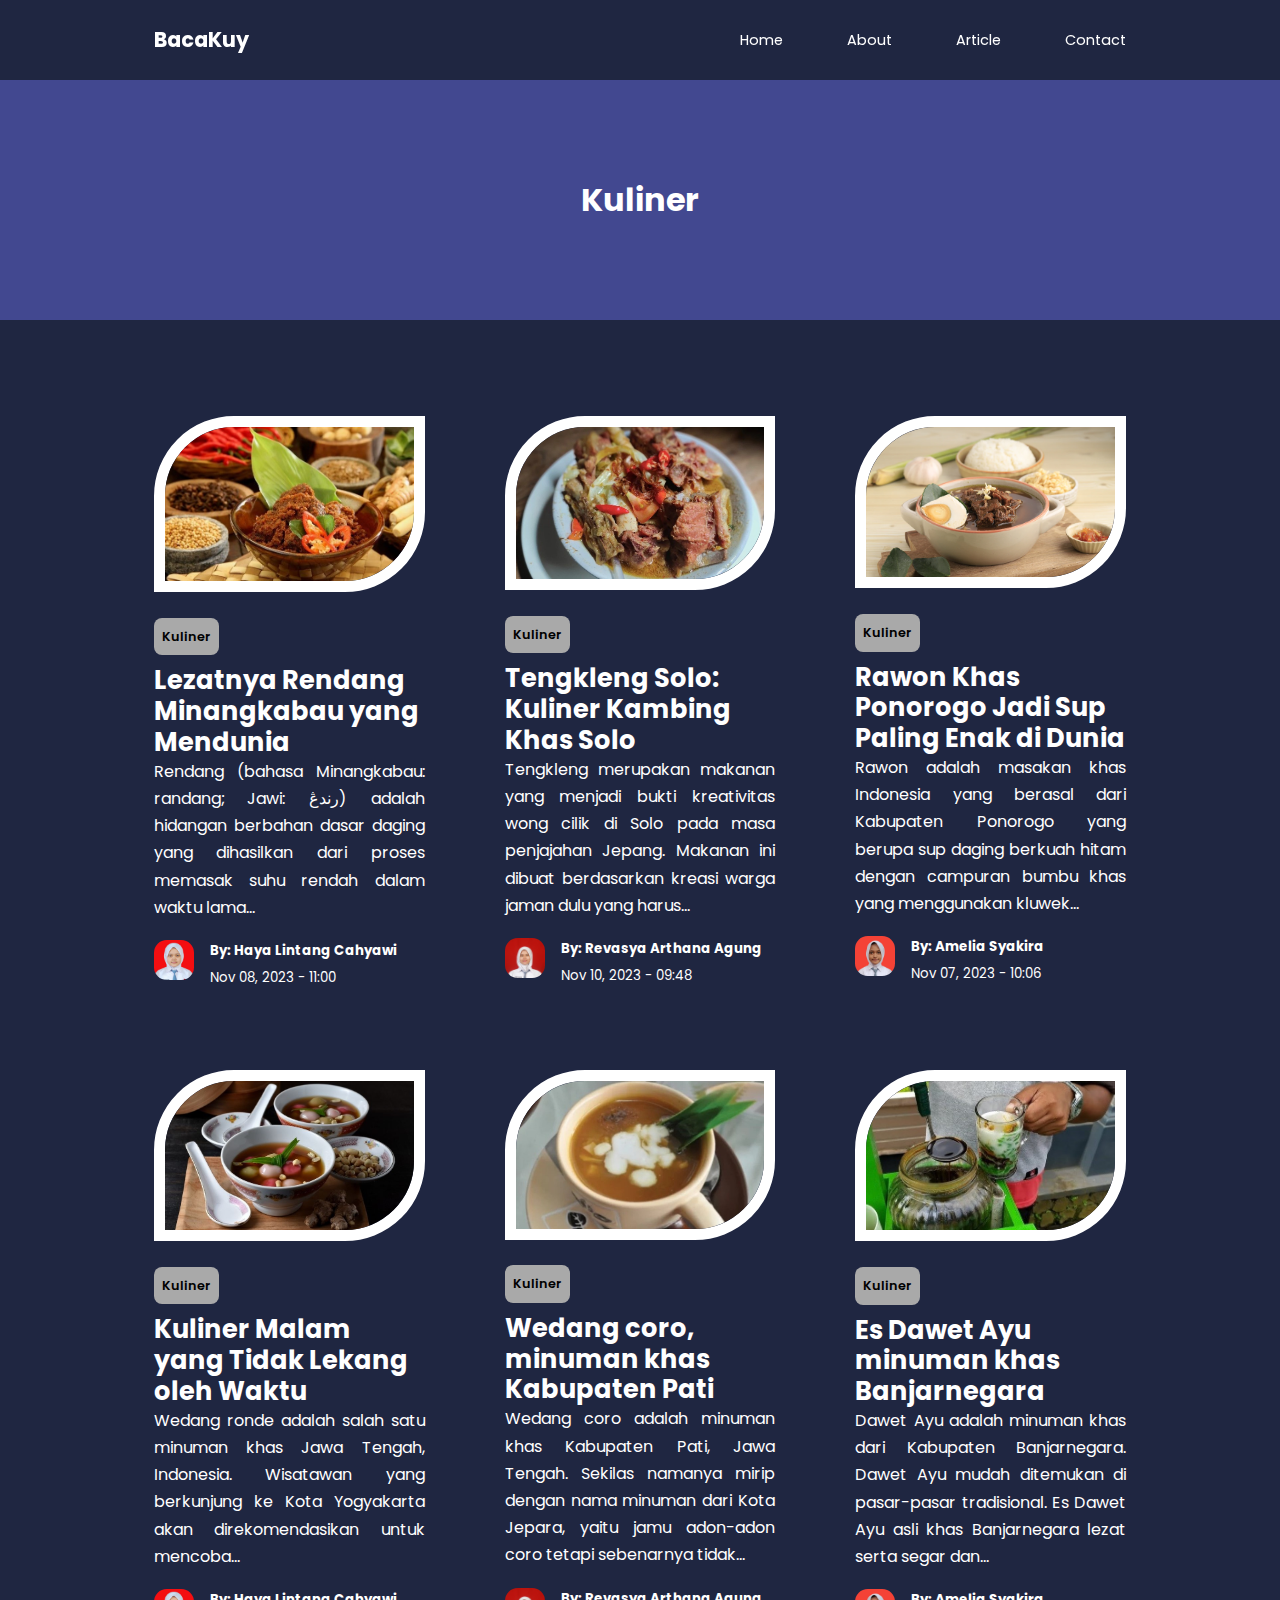
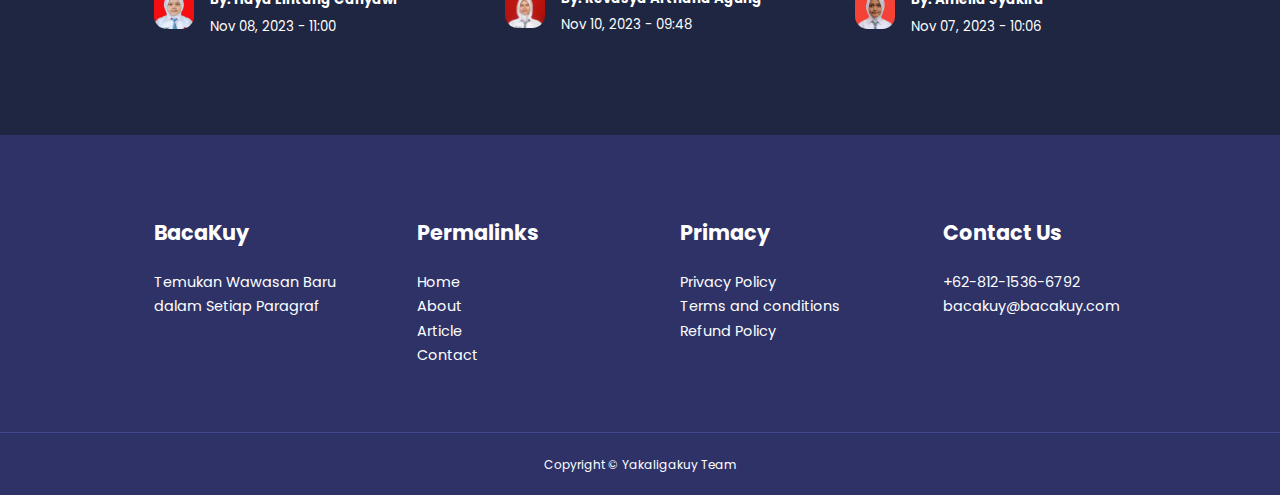
<file: kuliner-category.html>
<!DOCTYPE html>
<html lang="en">
<head>
    <meta charset="UTF-8">
    <meta name="viewport" content="width=device-width, initial-scale=1.0">
    <link rel="stylesheet" href="style.css">
    <!--ICOUNTSCOUT CDN-->
    <link rel="stylesheet" href="https://unicons.iconscout.com/release/v4.0.8/css/line.css">
    <!--GOOGLE FONT (POPPINS)-->
    <link rel="preconnect" href="https://fonts.googleapis.com">
    <link rel="preconnect" href="https://fonts.gstatic.com" crossorigin>
    <link href="https://fonts.googleapis.com/css2?family=Poppins:wght@300;400;800&display=swap" rel="stylesheet">
    <title>BacaKuy</title>
</head>
<body>
    <!--Navbar-->
    <nav>
        <div class="container nav_container">
            <a href="index.html"><h4><i class="uil uil-book-open"></i> BacaKuy</h4></a>
            <ul class="nav_menu">
                <li><a href="index.html">Home</a></li>
                <li><a href="about.html">About</a></li>
                <li><a href="article.html">Article</a></li>
                <li><a href="contact.html">Contact</a></li>
            </ul>
            <button id="open-menu-btn"><i class="uil uil-bars"></i></button>
            <button id="close-menu-btn"><i class="uil uil-multiply"></i></i></button>
        </div>
    </nav>
    <!--Navbar End-->
    <!----------------CATEGORY TITLE------------------->
    <header class="category__title">
        <h2>Kuliner</h2>
     </header>
    <!----------------END OF CATEGORY TITLE------------------->
    <!----------------POSTS------------------->
   <section class="posts">
    <div class="container posts__container">
        <article class="post">
            <div class="post__thumbnail">
                <img src="./images/KULINER1.jpg" alt="">
            </div>
            <div class="post__info">
                <a href="kuliner-category.html" class="category__button">Kuliner</a>
                <h3 class="post__title">
                    <a href="kuliner1.html">Lezatnya Rendang Minangkabau yang Mendunia</a>
                </h3>
                <p class="post__body">Rendang (bahasa Minangkabau: randang; Jawi: رندڠ) adalah hidangan berbahan dasar daging yang dihasilkan dari proses memasak suhu rendah dalam waktu lama...</p>
                <div class="post__author">
                    <div class="post__author-avatar">
                        <img src="/images/PROFILHAYA.jpg" alt="">
                    </div>
                    <div class="post__author-info">
                        <h5>By: Haya Lintang Cahyawi</h5>
                        <small>Nov 08, 2023 - 11:00</small>
                    </div>
                </div>
            </div>
        </article>
        <article class="post">
            <div class="post__thumbnail">
                <img src="./images/KULINER2.jpg" alt="">
            </div>
            <div class="post__info">
                <a href="kuliner-category.html" class="category__button">Kuliner</a>
                <h3 class="post__title">
                    <a href="kuliner2.html">Tengkleng Solo: Kuliner Kambing Khas Solo</a>
                </h3>
                <p class="post__body">Tengkleng merupakan makanan yang menjadi bukti kreativitas wong cilik di Solo pada masa penjajahan Jepang. Makanan ini dibuat berdasarkan kreasi warga jaman dulu yang harus...</p>
                <div class="post__author">
                    <div class="post__author-avatar">
                        <img src="/images/PROFILREVA.jpg" alt="">
                    </div>
                    <div class="post__author-info">
                        <h5>By: Revasya Arthana Agung</h5>
                        <small>Nov 10, 2023 - 09:48</small>
                    </div>
                </div>
            </div>
        </article>
        <article class="post">
            <div class="post__thumbnail">
                <img src="./images/KULINER3.png" alt="">
            </div>
            <div class="post__info">
                <a href="kuliner-category.html" class="category__button">Kuliner</a>
                <h3 class="post__title">
                    <a href="kuliner3.html">Rawon Khas Ponorogo Jadi Sup Paling Enak di Dunia</a>
                </h3>
                <p class="post__body">Rawon adalah masakan khas Indonesia yang berasal dari Kabupaten Ponorogo yang berupa sup daging berkuah hitam dengan campuran bumbu khas yang menggunakan kluwek...</p>
                <div class="post__author">
                    <div class="post__author-avatar">
                        <img src="/images/PROFILAMEL.jpg" alt="">
                    </div>
                    <div class="post__author-info">
                        <h5>By: Amelia Syakira</h5>
                        <small>Nov 07, 2023 - 10:06</small>
                    </div>
                </div>
            </div>
        </article>
        <article class="post">
            <div class="post__thumbnail">
                <img src="./images/KULINER4.jpg" alt="">
            </div>
            <div class="post__info">
                <a href="kuliner-category.html" class="category__button">Kuliner</a>
                <h3 class="post__title">
                    <a href="kuliner4.html">Kuliner Malam yang Tidak Lekang oleh Waktu</a>
                </h3>
                <p class="post__body">Wedang ronde adalah salah satu minuman khas Jawa Tengah, Indonesia. Wisatawan yang berkunjung ke Kota Yogyakarta akan direkomendasikan untuk mencoba...</p>
                <div class="post__author">
                    <div class="post__author-avatar">
                        <img src="/images/PROFILHAYA.jpg" alt="">
                    </div>
                    <div class="post__author-info">
                        <h5>By: Haya Lintang Cahyawi</h5>
                        <small>Nov 08, 2023 - 11:00</small>
                    </div>
                </div>
            </div>
        </article>
        <article class="post">
            <div class="post__thumbnail">
                <img src="./images/KULINER5.jpg" alt="">
            </div>
            <div class="post__info">
                <a href="kuliner-category.html" class="category__button">Kuliner</a>
                <h3 class="post__title">
                    <a href="kuliner5.html">Wedang coro, minuman khas Kabupaten Pati</a>
                </h3>
                <p class="post__body">Wedang coro adalah minuman khas Kabupaten Pati, Jawa Tengah. Sekilas namanya mirip dengan nama minuman dari Kota Jepara, yaitu jamu adon-adon coro tetapi sebenarnya tidak...</p>
                <div class="post__author">
                    <div class="post__author-avatar">
                        <img src="/images/PROFILREVA.jpg" alt="">
                    </div>
                    <div class="post__author-info">
                        <h5>By: Revasya Arthana Agung</h5>
                        <small>Nov 10, 2023 - 09:48</small>
                    </div>
                </div>
            </div>
        </article>
        <article class="post">
            <div class="post__thumbnail">
                <img src="./images/KULINER6.jpg" alt="">
            </div>
            <div class="post__info">
                <a href="kuliner-category.html" class="category__button">Kuliner</a>
                <h3 class="post__title">
                    <a href="kuliner6.html">Es Dawet Ayu minuman khas Banjarnegara</a>
                </h3>
                <p class="post__body">Dawet Ayu adalah minuman khas dari Kabupaten Banjarnegara. Dawet Ayu mudah ditemukan di pasar-pasar tradisional. Es Dawet Ayu asli khas Banjarnegara lezat serta segar dan...</p>
                <div class="post__author">
                    <div class="post__author-avatar">
                        <img src="/images/PROFILAMEL.jpg" alt="">
                    </div>
                    <div class="post__author-info">
                        <h5>By: Amelia Syakira</h5>
                        <small>Nov 07, 2023 - 10:06</small>
                    </div>
                </div>
            </div>
        </article>
    </div>
    </section>
    <!----------------END OF POSTS------------------->
    <!----------------FOOTER------------------->
    <footer class="footer">
        <div class="container footer_container">
            <div class="footer_1">
                <a href="about.html" class="footer_logo"><h4>BacaKuy</h4></a>
                <p>Temukan Wawasan Baru dalam Setiap Paragraf</p>
            </div> 
            
            <div class="footer_2">
                <h4>Permalinks</h4>
                <ul class="primalinks">
                    <li><a href="index.html">Home</a></li>
                    <li><a href="about.html">About</a></li>
                    <li><a href="article.html">Article</a></li>
                    <li><a href="contact.html">Contact</a></li>  
                </ul>
            </div>

            <div class="footer_3">
                <h4>Primacy</h4>
                <ul class="privacy">
                    <li><a href="#">Privacy Policy</a></li>
                    <li><a href="#">Terms and conditions</a></li>
                    <li><a href="#">Refund Policy</a></li>
                </ul>
            </div>

            <div class="footer_4">
                <h4>Contact Us</h4>
                <div>
                    <p>+62-812-1536-6792</p>
                    <p>bacakuy@bacakuy.com</p>
                </div>
            
                <ul class="footer_socials">
                    <li>
                        <a href="#"><i class="uil uil-facebook-f"></i></a>
                    </li>
                    <li>
                        <a href="#"><i class="uil uil-instagram"></i></i></a>
                    </li>
                    <li>
                        <a href="#"><i class="uil uil-twitter"></i></a>
                    </li>
                    <li>
                        <a href="#"><i class="uil uil-linkedin"></i></a>
                    </li>
                </ul>
            </div>
        </div>
        <div class="footer_copyright">
            <small>Copyright &copy; Yakaligakuy Team</small>
        </div>
    </footer>
    <!----------------END OF FOOTER------------------->
    <script src="main.js" defer></script>
</body>
</html>
</file>
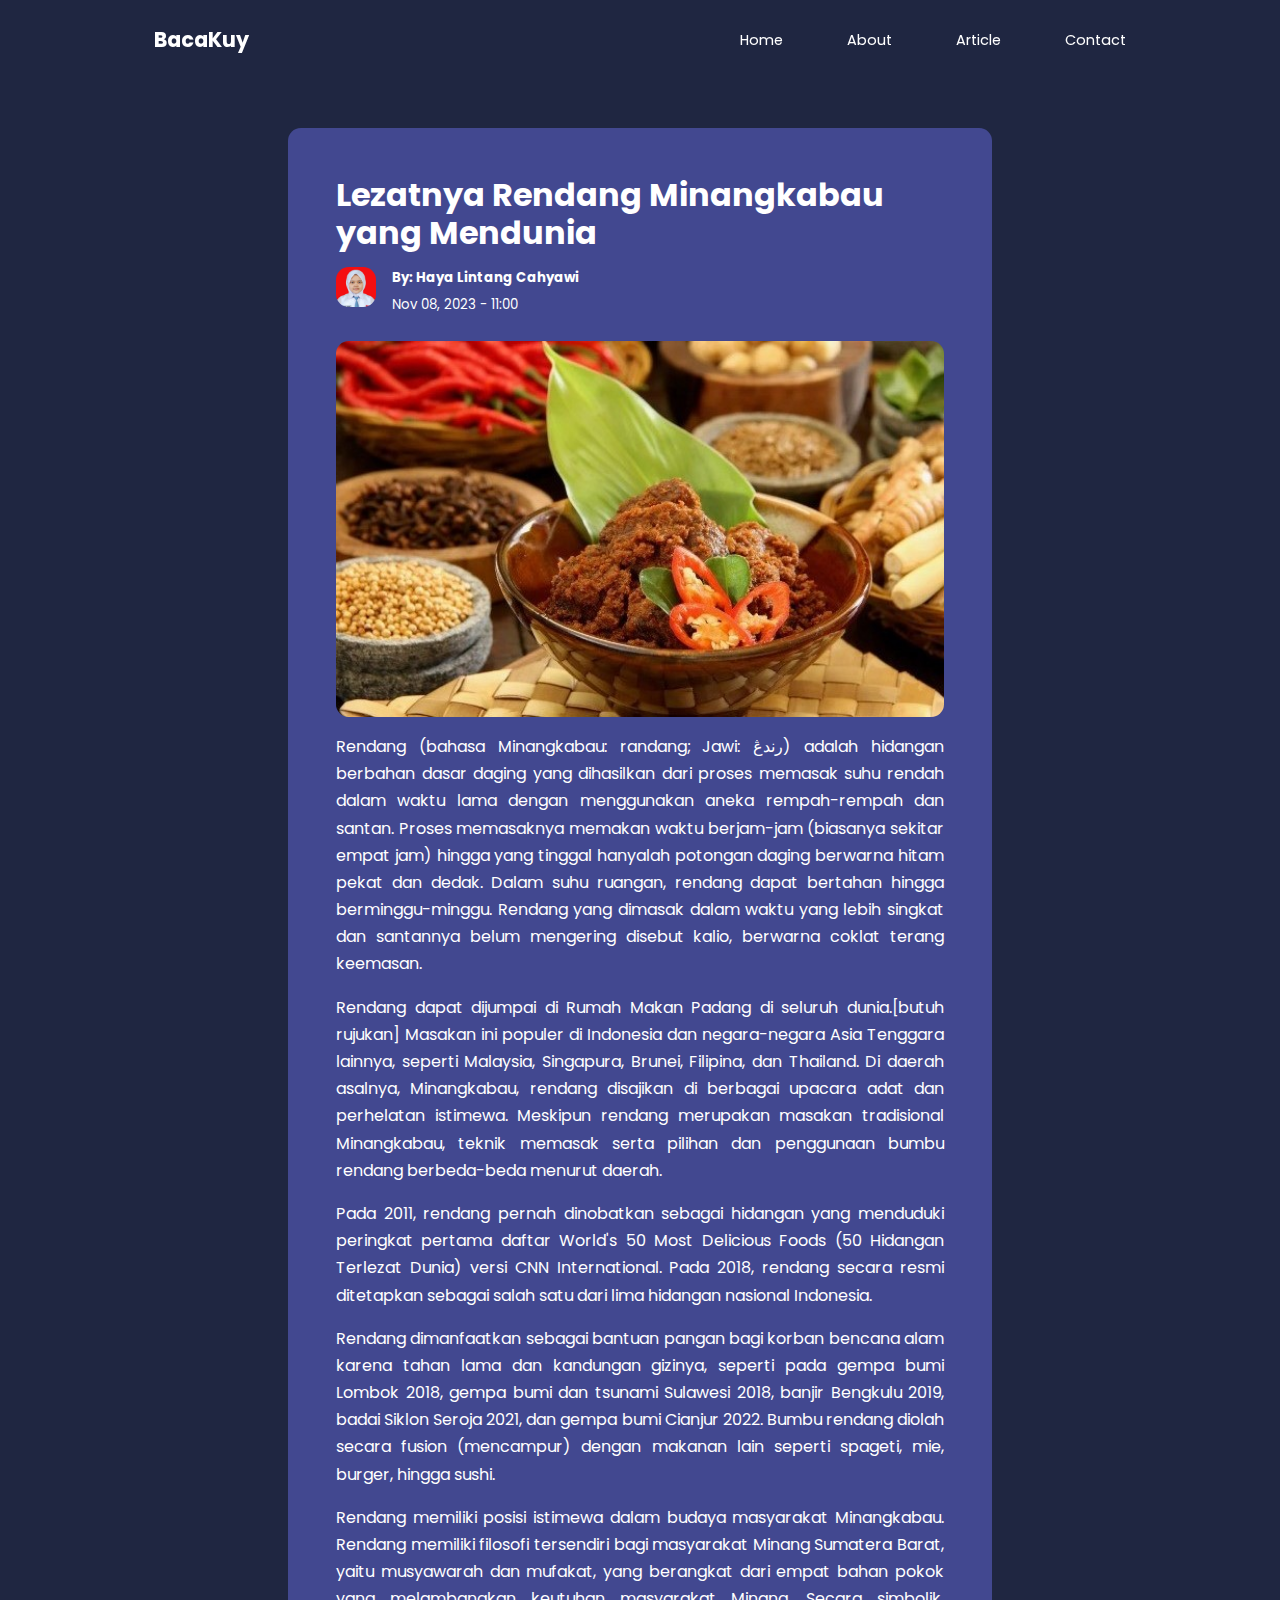
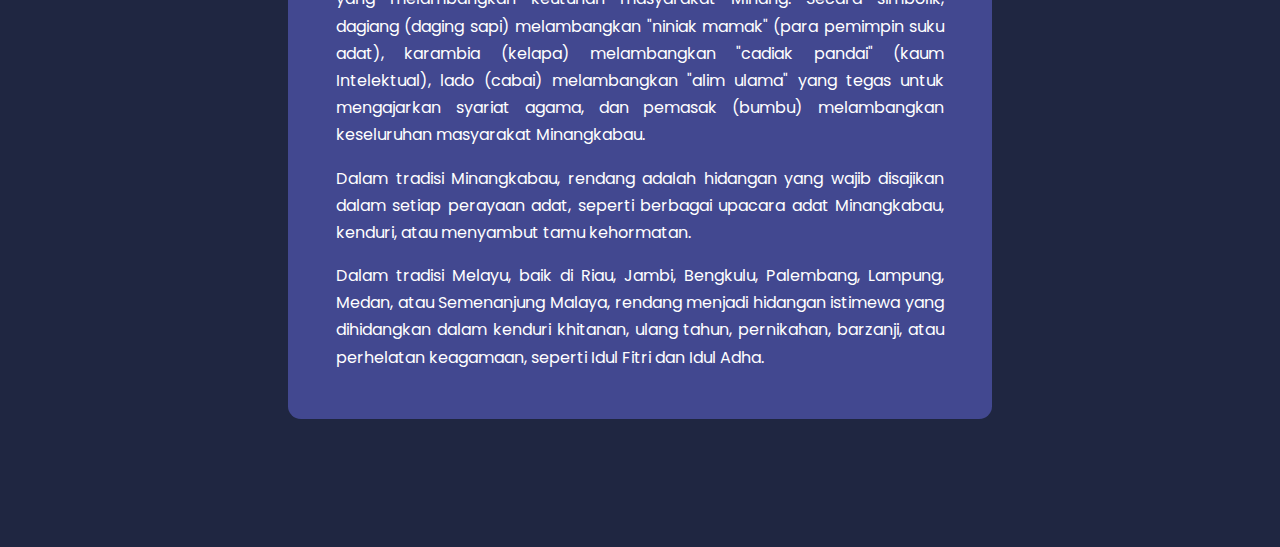
<file: kuliner1.html>
<!DOCTYPE html>
<html lang="en">
<head>
    <meta charset="UTF-8">
    <meta name="viewport" content="width=device-width, initial-scale=1.0">
    <link rel="stylesheet" href="style.css">
    <!--ICOUNTSCOUT CDN-->
    <link rel="stylesheet" href="https://unicons.iconscout.com/release/v4.0.8/css/line.css">
    <!--GOOGLE FONT (POPPINS)-->
    <link rel="preconnect" href="https://fonts.googleapis.com">
    <link rel="preconnect" href="https://fonts.gstatic.com" crossorigin>
    <link href="https://fonts.googleapis.com/css2?family=Poppins:wght@300;400;800&display=swap" rel="stylesheet">
    <title>BacaKuy</title>
</head>
<body>
    <!--Navbar-->
    <nav>
        <div class="container nav_container">
            <a href="index.html"><h4><i class="uil uil-book-open"></i> BacaKuy</h4></a>
            <ul class="nav_menu">
                <li><a href="index.html">Home</a></li>
                <li><a href="about.html">About</a></li>
                <li><a href="article.html">Article</a></li>
                <li><a href="contact.html">Contact</a></li>
            </ul>
            <button id="open-menu-btn"><i class="uil uil-bars"></i></button>
            <button id="close-menu-btn"><i class="uil uil-multiply"></i></i></button>
        </div>
    </nav>
    <!--Navbar End-->
    <!----------------SINGLE POST------------------->
    <section class="singlepost">
        <div class="container singlepost__container">
            <h2>Lezatnya Rendang Minangkabau yang Mendunia</h2>
            <div class="post__author">
                <div class="post__author-avatar">
                    <img src="/images/PROFILHAYA.jpg" alt="">
                </div>
                <div class="post__author-info">
                    <h5>By: Haya Lintang Cahyawi</h5>
                    <small>Nov 08, 2023 - 11:00</small>
                </div>
            </div>
            <div class="singlepost__thumbnail">
                <img src="./images/KULINER1.jpg" alt="">
            </div>
            <p>
                Rendang (bahasa Minangkabau: randang; Jawi: رندڠ) adalah hidangan berbahan dasar daging yang dihasilkan dari proses memasak suhu rendah dalam waktu lama dengan menggunakan aneka rempah-rempah dan santan. Proses memasaknya memakan waktu berjam-jam (biasanya sekitar empat jam) hingga yang tinggal hanyalah potongan daging berwarna hitam pekat dan dedak. Dalam suhu ruangan, rendang dapat bertahan hingga berminggu-minggu. Rendang yang dimasak dalam waktu yang lebih singkat dan santannya belum mengering disebut kalio, berwarna coklat terang keemasan.
            </p>
            <p>
                Rendang dapat dijumpai di Rumah Makan Padang di seluruh dunia.[butuh rujukan] Masakan ini populer di Indonesia dan negara-negara Asia Tenggara lainnya, seperti Malaysia, Singapura, Brunei, Filipina, dan Thailand. Di daerah asalnya, Minangkabau, rendang disajikan di berbagai upacara adat dan perhelatan istimewa. Meskipun rendang merupakan masakan tradisional Minangkabau, teknik memasak serta pilihan dan penggunaan bumbu rendang berbeda-beda menurut daerah.
            </p>
            <p>
                Pada 2011, rendang pernah dinobatkan sebagai hidangan yang menduduki peringkat pertama daftar World's 50 Most Delicious Foods (50 Hidangan Terlezat Dunia) versi CNN International. Pada 2018, rendang secara resmi ditetapkan sebagai salah satu dari lima hidangan nasional Indonesia.
            </p>
            <p>
                Rendang dimanfaatkan sebagai bantuan pangan bagi korban bencana alam karena tahan lama dan kandungan gizinya, seperti pada gempa bumi Lombok 2018, gempa bumi dan tsunami Sulawesi 2018, banjir Bengkulu 2019, badai Siklon Seroja 2021, dan gempa bumi Cianjur 2022. Bumbu rendang diolah secara fusion (mencampur) dengan makanan lain seperti spageti, mie, burger, hingga sushi.
            </p>
            <p>
                Rendang memiliki posisi istimewa dalam budaya masyarakat Minangkabau. Rendang memiliki filosofi tersendiri bagi masyarakat Minang Sumatera Barat, yaitu musyawarah dan mufakat, yang berangkat dari empat bahan pokok yang melambangkan keutuhan masyarakat Minang. Secara simbolik, dagiang (daging sapi) melambangkan "niniak mamak" (para pemimpin suku adat), karambia (kelapa) melambangkan "cadiak pandai" (kaum Intelektual), lado (cabai) melambangkan "alim ulama" yang tegas untuk mengajarkan syariat agama, dan pemasak (bumbu) melambangkan keseluruhan masyarakat Minangkabau.
            </p>
            <p>
                Dalam tradisi Minangkabau, rendang adalah hidangan yang wajib disajikan dalam setiap perayaan adat, seperti berbagai upacara adat Minangkabau, kenduri, atau menyambut tamu kehormatan.
            </p>
            <p>
                Dalam tradisi Melayu, baik di Riau, Jambi, Bengkulu, Palembang, Lampung, Medan, atau Semenanjung Malaya, rendang menjadi hidangan istimewa yang dihidangkan dalam kenduri khitanan, ulang tahun, pernikahan, barzanji, atau perhelatan keagamaan, seperti Idul Fitri dan Idul Adha.
            </p>
        </div>
    </section>
    <!----------------END OF SINGLE POST------------------->
    <script src="main.js" defer></script>
</body>
</html>
</file>
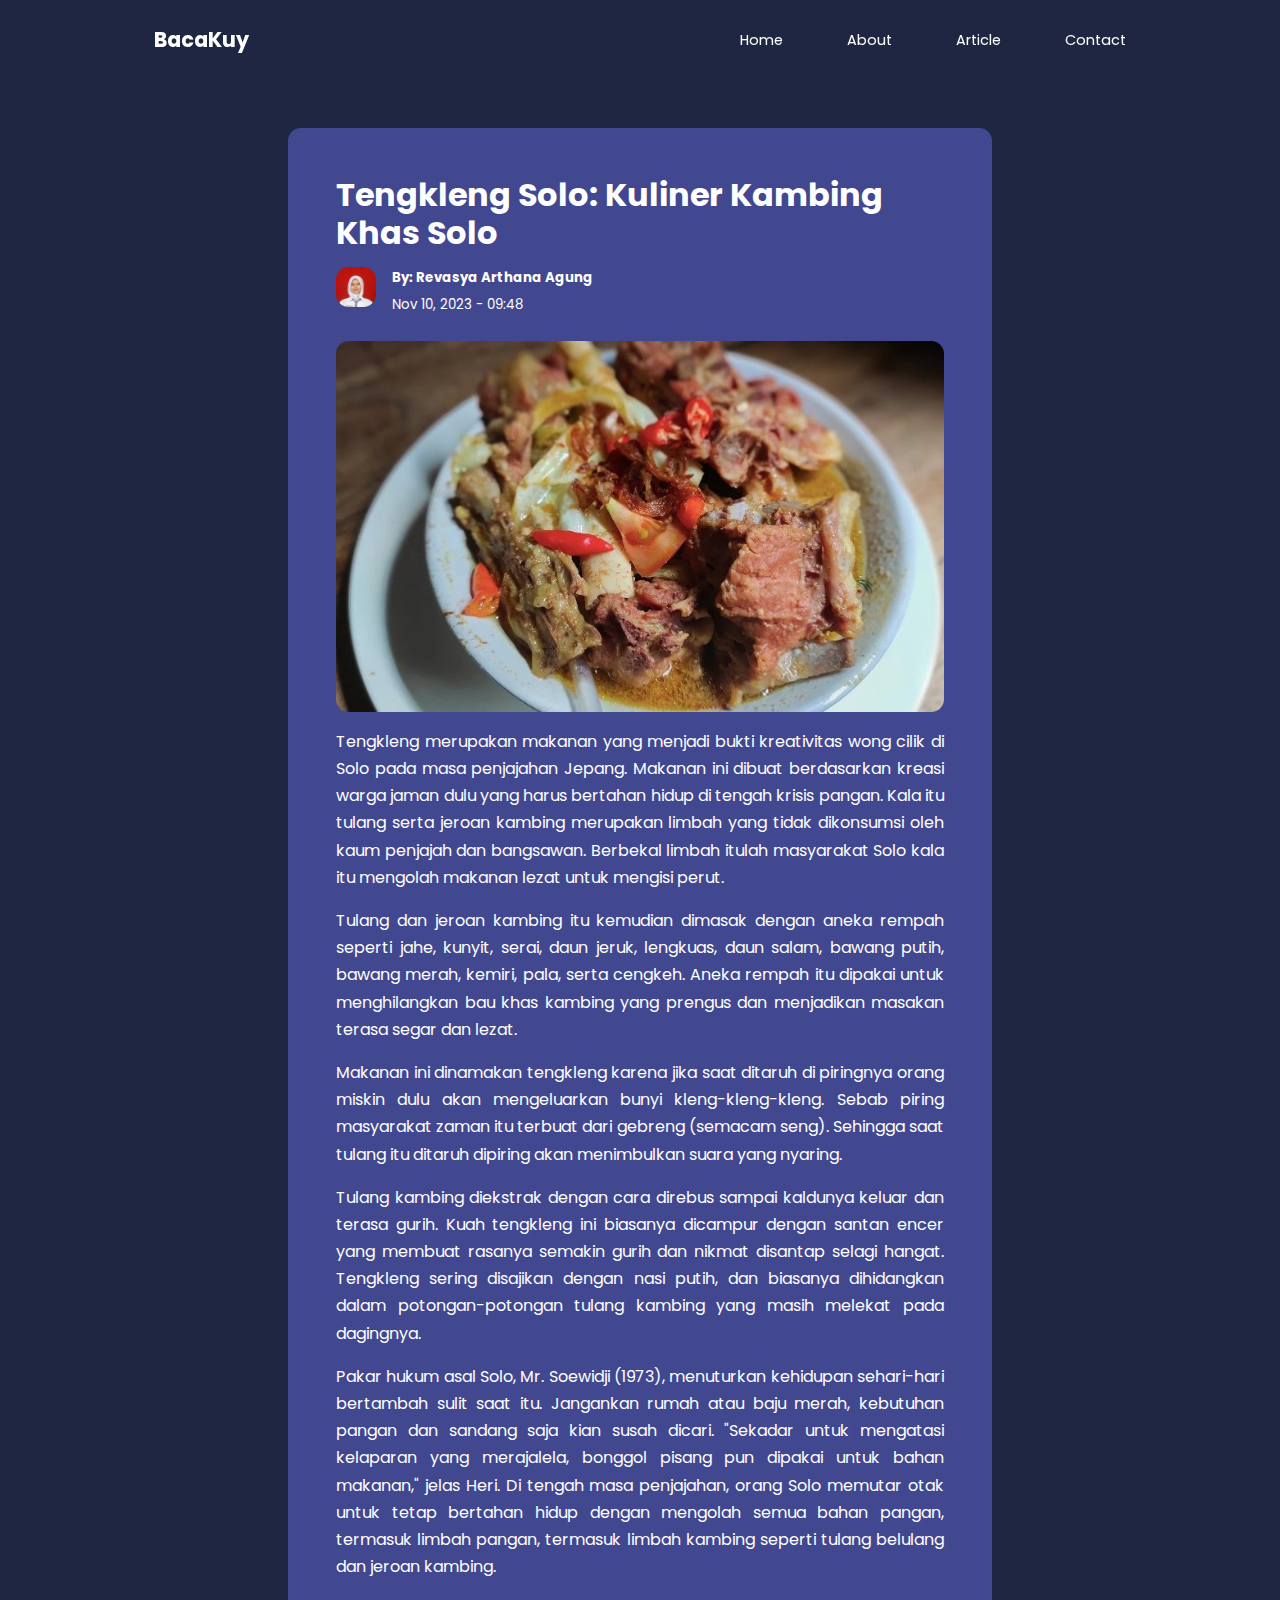
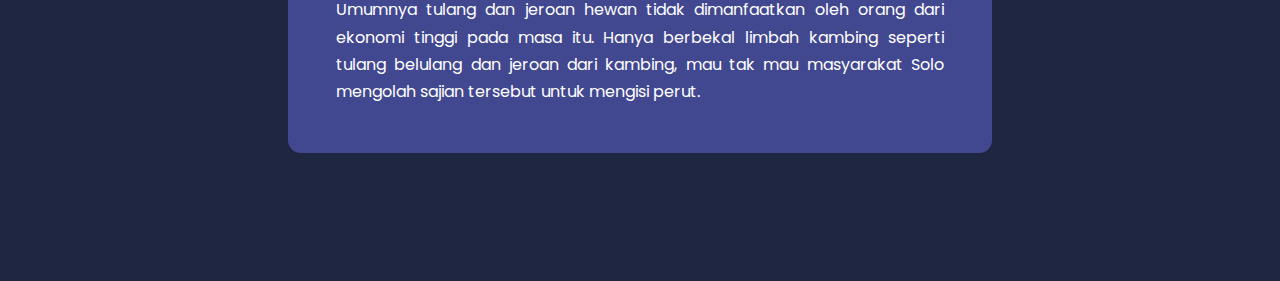
<file: kuliner2.html>
<!DOCTYPE html>
<html lang="en">
<head>
    <meta charset="UTF-8">
    <meta name="viewport" content="width=device-width, initial-scale=1.0">
    <link rel="stylesheet" href="style.css">
    <!--ICOUNTSCOUT CDN-->
    <link rel="stylesheet" href="https://unicons.iconscout.com/release/v4.0.8/css/line.css">
    <!--GOOGLE FONT (POPPINS)-->
    <link rel="preconnect" href="https://fonts.googleapis.com">
    <link rel="preconnect" href="https://fonts.gstatic.com" crossorigin>
    <link href="https://fonts.googleapis.com/css2?family=Poppins:wght@300;400;800&display=swap" rel="stylesheet">
    <title>BacaKuy</title>
</head>
<body>
    <!--Navbar-->
    <nav>
        <div class="container nav_container">
            <a href="index.html"><h4><i class="uil uil-book-open"></i> BacaKuy</h4></a>
            <ul class="nav_menu">
                <li><a href="index.html">Home</a></li>
                <li><a href="about.html">About</a></li>
                <li><a href="article.html">Article</a></li>
                <li><a href="contact.html">Contact</a></li>
            </ul>
            <button id="open-menu-btn"><i class="uil uil-bars"></i></button>
            <button id="close-menu-btn"><i class="uil uil-multiply"></i></i></button>
        </div>
    </nav>
    <!--Navbar End-->
    <!----------------SINGLE POST------------------->
    <section class="singlepost">
        <div class="container singlepost__container">
            <h2>Tengkleng Solo: Kuliner Kambing Khas Solo</h2>
            <div class="post__author">
                <div class="post__author-avatar">
                    <img src="/images/PROFILREVA.jpg" alt="">
                </div>
                <div class="post__author-info">
                    <h5>By: Revasya Arthana Agung</h5>
                    <small>Nov 10, 2023 - 09:48</small>
                </div>
            </div>
            <div class="singlepost__thumbnail">
                <img src="./images/KULINER2.jpg" alt="">
            </div>
            <p>
                Tengkleng merupakan makanan yang menjadi bukti kreativitas wong cilik di Solo pada masa penjajahan Jepang. Makanan ini dibuat berdasarkan kreasi warga jaman dulu yang harus bertahan hidup di tengah krisis pangan. Kala itu tulang serta jeroan kambing merupakan limbah yang tidak dikonsumsi oleh kaum penjajah dan bangsawan. Berbekal limbah itulah masyarakat Solo kala itu mengolah makanan lezat untuk mengisi perut. 
            </p>
            <p>
                Tulang dan jeroan kambing itu kemudian dimasak dengan aneka rempah seperti jahe, kunyit, serai, daun jeruk, lengkuas, daun salam, bawang putih, bawang merah, kemiri, pala, serta cengkeh. Aneka rempah itu dipakai untuk menghilangkan bau khas kambing yang prengus dan menjadikan masakan terasa segar dan lezat.
            </p>
            <p>
                Makanan ini dinamakan tengkleng karena jika saat ditaruh di piringnya orang miskin dulu akan mengeluarkan bunyi kleng-kleng-kleng. Sebab piring masyarakat zaman itu terbuat dari gebreng (semacam seng). Sehingga saat tulang itu ditaruh dipiring akan menimbulkan suara yang nyaring.
            </p>
            <p>
                Tulang kambing diekstrak dengan cara direbus sampai kaldunya keluar dan terasa gurih. Kuah tengkleng ini biasanya dicampur dengan santan encer yang membuat rasanya semakin gurih dan nikmat disantap selagi hangat. Tengkleng sering disajikan dengan nasi putih, dan biasanya dihidangkan dalam potongan-potongan tulang kambing yang masih melekat pada dagingnya.
            </p>
            <p>
                Pakar hukum asal Solo, Mr. Soewidji (1973), menuturkan kehidupan sehari-hari bertambah sulit saat itu. Jangankan rumah atau baju merah, kebutuhan pangan dan sandang saja kian susah dicari. "Sekadar untuk mengatasi kelaparan yang merajalela, bonggol pisang pun dipakai untuk bahan makanan," jelas Heri. Di tengah masa penjajahan, orang Solo memutar otak untuk tetap bertahan hidup dengan mengolah semua bahan pangan, termasuk limbah pangan, termasuk limbah kambing seperti tulang belulang dan jeroan kambing.
            </p>
            <p>
                Umumnya tulang dan jeroan hewan tidak dimanfaatkan oleh orang dari ekonomi tinggi pada masa itu. Hanya berbekal limbah kambing seperti tulang belulang dan jeroan dari kambing, mau tak mau masyarakat Solo mengolah sajian tersebut untuk mengisi perut.
            </p>
        </div>
    </section>
    <!----------------END OF SINGLE POST------------------->
    <script src="main.js" defer></script>
</body>
</html>
</file>
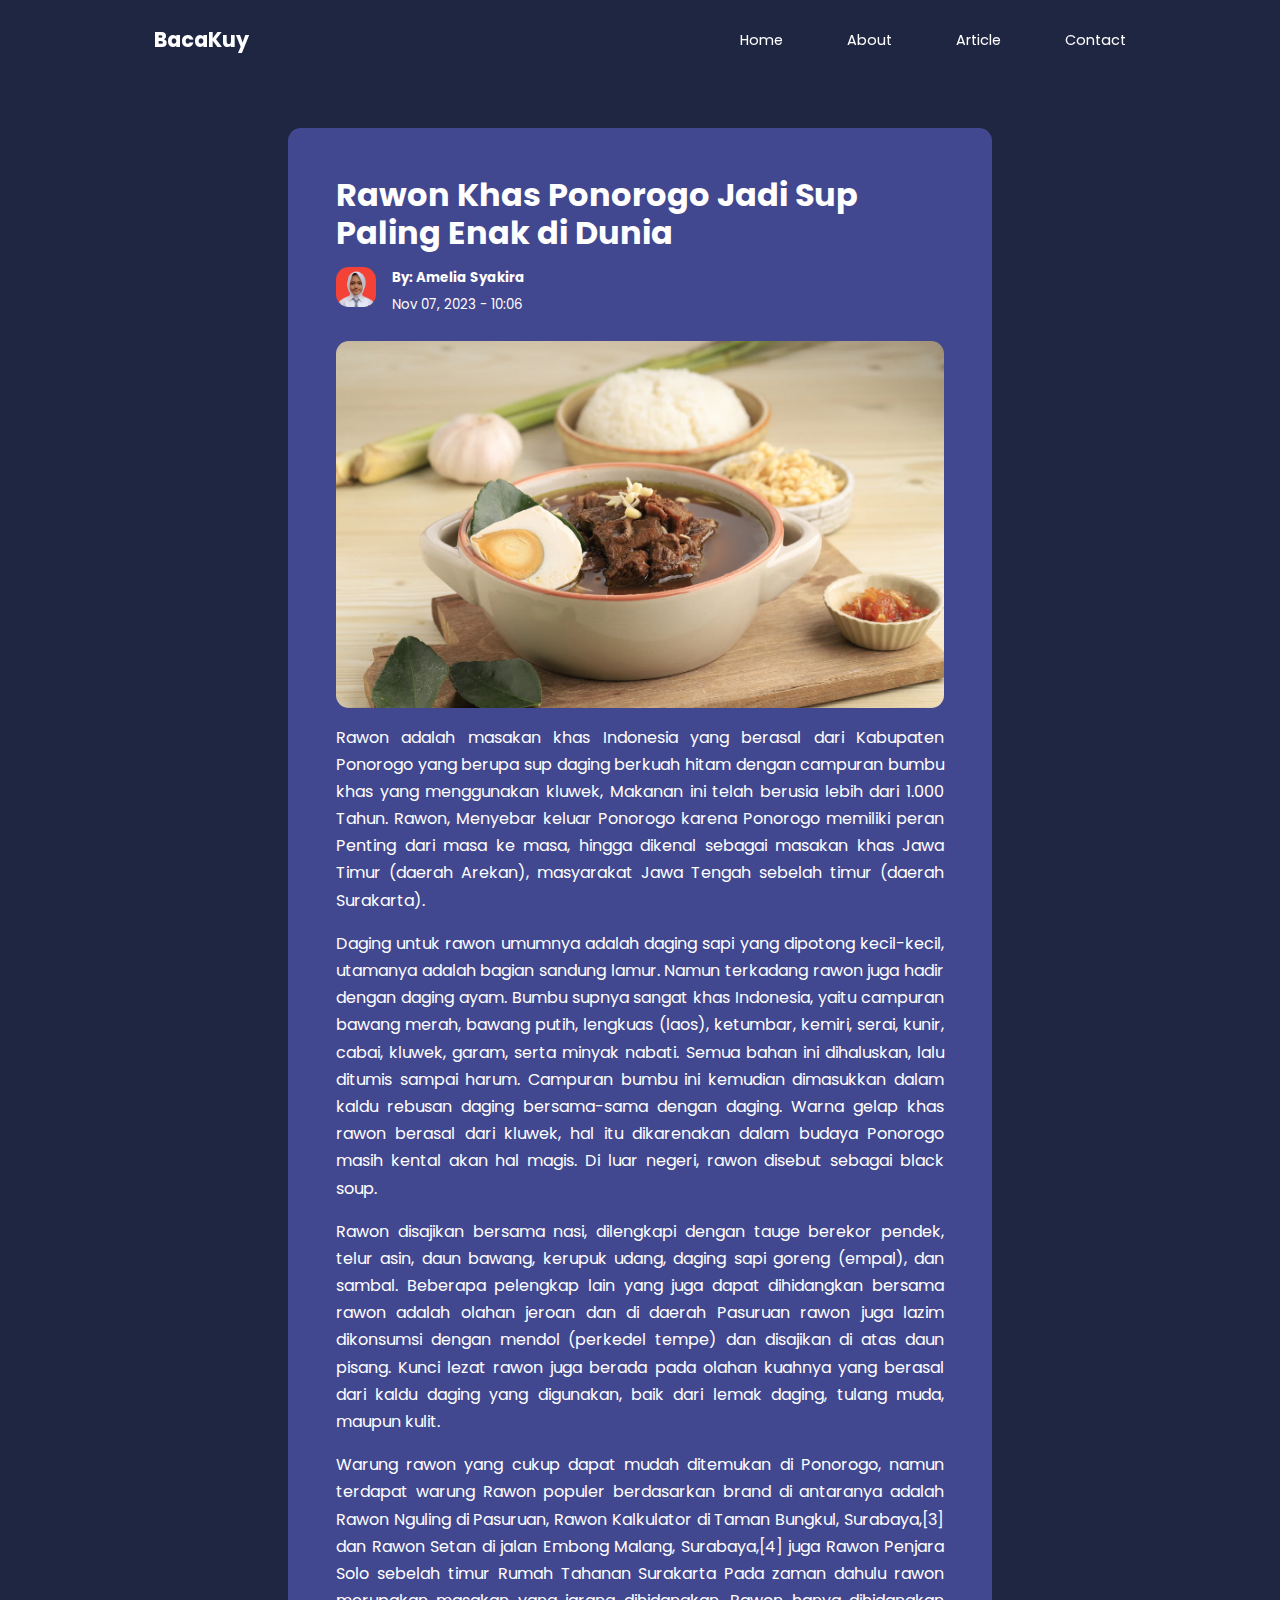
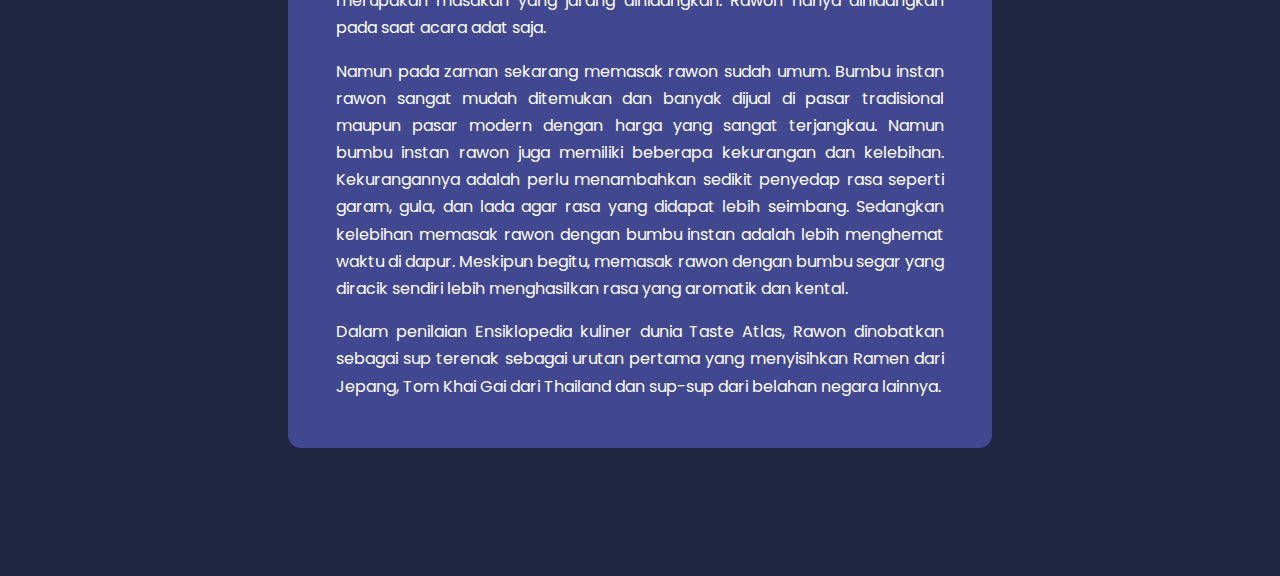
<file: kuliner3.html>
<!DOCTYPE html>
<html lang="en">
<head>
    <meta charset="UTF-8">
    <meta name="viewport" content="width=device-width, initial-scale=1.0">
    <link rel="stylesheet" href="style.css">
    <!--ICOUNTSCOUT CDN-->
    <link rel="stylesheet" href="https://unicons.iconscout.com/release/v4.0.8/css/line.css">
    <!--GOOGLE FONT (POPPINS)-->
    <link rel="preconnect" href="https://fonts.googleapis.com">
    <link rel="preconnect" href="https://fonts.gstatic.com" crossorigin>
    <link href="https://fonts.googleapis.com/css2?family=Poppins:wght@300;400;800&display=swap" rel="stylesheet">
    <title>BacaKuy</title>
</head>
<body>
    <!--Navbar-->
    <nav>
        <div class="container nav_container">
            <a href="index.html"><h4><i class="uil uil-book-open"></i> BacaKuy</h4></a>
            <ul class="nav_menu">
                <li><a href="index.html">Home</a></li>
                <li><a href="about.html">About</a></li>
                <li><a href="article.html">Article</a></li>
                <li><a href="contact.html">Contact</a></li>
            </ul>
            <button id="open-menu-btn"><i class="uil uil-bars"></i></button>
            <button id="close-menu-btn"><i class="uil uil-multiply"></i></i></button>
        </div>
    </nav>
    <!--Navbar End-->
    <!----------------SINGLE POST------------------->
    <section class="singlepost">
        <div class="container singlepost__container">
            <h2>Rawon Khas Ponorogo Jadi Sup Paling Enak di Dunia</h2>
            <div class="post__author">
                <div class="post__author-avatar">
                    <img src="/images/PROFILAMEL.jpg" alt="">
                </div>
                <div class="post__author-info">
                    <h5>By: Amelia Syakira</h5>
                    <small>Nov 07, 2023 - 10:06</small>
                </div>
            </div>
            <div class="singlepost__thumbnail">
                <img src="./images/KULINER3.png" alt="">
            </div>
            <p>
                Rawon adalah masakan khas Indonesia yang berasal dari Kabupaten Ponorogo yang berupa sup daging berkuah hitam dengan campuran bumbu khas yang menggunakan kluwek, Makanan ini telah berusia lebih dari 1.000 Tahun. Rawon, Menyebar keluar Ponorogo karena Ponorogo memiliki peran Penting dari masa ke masa, hingga dikenal sebagai masakan khas Jawa Timur (daerah Arekan), masyarakat Jawa Tengah sebelah timur (daerah Surakarta).
            </p>
            <p>
                Daging untuk rawon umumnya adalah daging sapi yang dipotong kecil-kecil, utamanya adalah bagian sandung lamur. Namun terkadang rawon juga hadir dengan daging ayam. Bumbu supnya sangat khas Indonesia, yaitu campuran bawang merah, bawang putih, lengkuas (laos), ketumbar, kemiri, serai, kunir, cabai, kluwek, garam, serta minyak nabati. Semua bahan ini dihaluskan, lalu ditumis sampai harum. Campuran bumbu ini kemudian dimasukkan dalam kaldu rebusan daging bersama-sama dengan daging. Warna gelap khas rawon berasal dari kluwek, hal itu dikarenakan dalam budaya Ponorogo masih kental akan hal magis. Di luar negeri, rawon disebut sebagai black soup.
            </p>
            <p>
                Rawon disajikan bersama nasi, dilengkapi dengan tauge berekor pendek, telur asin, daun bawang, kerupuk udang, daging sapi goreng (empal), dan sambal. Beberapa pelengkap lain yang juga dapat dihidangkan bersama rawon adalah olahan jeroan dan di daerah Pasuruan rawon juga lazim dikonsumsi dengan mendol (perkedel tempe) dan disajikan di atas daun pisang. Kunci lezat rawon juga berada pada olahan kuahnya yang berasal dari kaldu daging yang digunakan, baik dari lemak daging, tulang muda, maupun kulit.
            </p>
            <p>
                Warung rawon yang cukup dapat mudah ditemukan di Ponorogo, namun terdapat warung Rawon populer berdasarkan brand di antaranya adalah Rawon Nguling di Pasuruan, Rawon Kalkulator di Taman Bungkul, Surabaya,[3] dan Rawon Setan di jalan Embong Malang, Surabaya,[4] juga Rawon Penjara Solo sebelah timur Rumah Tahanan Surakarta Pada zaman dahulu rawon merupakan masakan yang jarang dihidangkan. Rawon hanya dihidangkan pada saat acara adat saja.
            </p>
            <p>
                Namun pada zaman sekarang memasak rawon sudah umum. Bumbu instan rawon sangat mudah ditemukan dan banyak dijual di pasar tradisional maupun pasar modern dengan harga yang sangat terjangkau. Namun bumbu instan rawon juga memiliki beberapa kekurangan dan kelebihan. Kekurangannya adalah perlu menambahkan sedikit penyedap rasa seperti garam, gula, dan lada agar rasa yang didapat lebih seimbang. Sedangkan kelebihan memasak rawon dengan bumbu instan adalah lebih menghemat waktu di dapur. Meskipun begitu, memasak rawon dengan bumbu segar yang diracik sendiri lebih menghasilkan rasa yang aromatik dan kental.
            </p>
            <p>
                Dalam penilaian Ensiklopedia kuliner dunia Taste Atlas, Rawon dinobatkan sebagai sup terenak sebagai urutan pertama yang menyisihkan Ramen dari Jepang, Tom Khai Gai dari Thailand dan sup-sup dari belahan negara lainnya.
            </p>
        </div>
    </section>
    <!----------------END OF SINGLE POST------------------->
    <script src="main.js" defer></script>
</body>
</html>
</file>
<file: style.css>
* {
    margin: 0;
    padding: 0;
    border: 0;
    outline: 0;
    text-decoration: none;
    list-style-type: none;
    box-sizing: border-box;
}

:root {
    --color-primary: #6C63ff;
    --color-success: #00bf8e;
    --color-warning: #f7c94b;
    --color-danger: #f75842;
    --color-danger-variant: rgba(247, 88, 66, 0.4);
    --color--white:#fff;
    --color--light:rgba(255, 255, 255, 0.7);
    --color--black:#000;
    --color--bg:#1f2641;
    --color--bg1:#2e3267;
    --color--bg2:#424890;
    --color--bg3: #a9a9a9;

    --container-width-lg: 76%;
    --container-width-md: 90%;
    --container-width-sm: 94%;
    --form-width: 55%;
    
    --transition: all 400ms ease;

    --card-border-radius-1: 0.3rem;
    --card-border-radius-2: 0.5rem;
    --card-border-radius-3: 0.8rem;
    --card-border-radius-4: 2rem;
    --card-border-radius-5: 5rem;
}

body {
    font-family: 'Poppins', sans-serif;
    line-height: 1.7;
    color: var(--color--white);
    background: var(--color--bg);
}

.container {
    width: var(--container-width-lg);
    margin: 0 auto;
}

section {
    padding: 6rem 0;
}

section h2 {
    text-align: center;
    margin-bottom: 4rem;
}
h1, h2, h3, h4 h5{
    line-height: 1.2;
}

h1{
    font-size: 2.4rem;
}

h2{
    font-size: 2rem;
}

h3{
    font-size: 1.6rem;
}

h4{
    font-size: 1.3rem;
}

a {
    color: var(--color--white);
}

img {
    width: 100%;
    display: block;
    object-fit: cover;
}

.btn {
    display: inline-block;
    background: var(--color--white);
    color: var(--color--black);
    padding: 1rem 2rem;
    border: 1px solid transparent;
    font-weight: 500;
    transition: var(--transition);
}

.btn:hover {
    background: transparent;
    color: var(--color--white);
    border-color: var(--color--white);
}

.btn-primary {
    background: var(--color-danger);
    color: var(--color--white);
}
/*=====NAVBAR=====*/
nav {
    background: transparent;
    width: 100vw;
    height: 5rem;
    position: fixed;
    top: 0;
    z-index: 11;
}
/*change navbar styles on scroll using javascript*/
.window-scroll{
    background: var(--color-primary);
    box-shadow: 0 1rem 2rem rgba(0, 0, 0, 0.2);
}

.nav_container {
    height: 5rem;
    display: flex;
    justify-content: space-between;
    align-items: center;
}

nav button {
    display: none;
}
.nav_menu {
    display: flex;
    align-items: center;
    gap: 4rem;
}

.nav_menu a {
    font-size: 0.9rem;
    transition: var(--transition);
}
.nav_menu a:hover {
    color: var(--color--bg2);
}

/*=====HEADER=====*/
header {
    position: relative;
    top: 5rem;
    overflow: hidden;
    height: 70vh;
    margin-bottom: 5rem;
}
.header__container {
    display: grid;
    grid-template-columns: 1fr 1fr;
    align-items: center;
    gap: 5rem;
    height: 100%;
}
.header__left p{
    margin: 1rem 0 2.4rem;
}
.header__right img{
    width: 90%;
    height: 90%;
    margin-top: -20px;
    margin-bottom: 30px;
}

/*=====CATEGORIES=====*/
.categories {
    background: var(--color--bg1);
    height: 35rem;
}
.categories h1{
    line-height: 1;
    margin-bottom: 2rem;
}
.categories_container {
    display: grid;
    grid-template-columns: 40% 60%;
}
.categories_left {
    margin-right: 4rem;
}
.categories_left p{
    margin: 1rem 0 2rem;
}
.categories_right {
    display: grid;
    grid-template-columns: repeat(3, 1fr);
    gap: 1.2rem;
}
.category {
    background: var(--color--bg2);
    padding: 1.5rem;
    border-radius: 2rem;
    transition: var(--transition);
}
.category:hover {
    box-shadow: 0 3rem 3rem rgba(0, 0, 0, 0.3);
    z-index: 1;
}
.category:nth-child(2) .category_icon {
    background: var(--color-danger);
}
.category:nth-child(3) .category_icon {
    background: var(--color-success);
}
.category:nth-child(4) .category_icon {
    background: var(--color-warning);
}
.category:nth-child(5) .category_icon {
    background: var(--color-success);
}
.category_icon {
    background: var(--color-primary);
    padding: 0.7rem;
    border-radius: 0.9rem;
}
.category h5 {
    margin: 1.5rem 0 1rem;
}
.category p {
    font-size: 0.83rem;
}

/*=====category.html=====*/
/*=============================CATEGORY POSTS =============================*/
.category__title {
    height: 15rem;
    background: var(--color--bg2);
    display: grid;
    place-items: center;
}

/*=============================CATEGORY BUTTON=============================*/
.category__button {
    background: var(--color--bg3);
    color: var(--color--black);
    display: inline-block;
    padding: 0.5rem 0.5rem;
    border-radius: var(--card-border-radius-2);
    font-weight: 600;
    font-size: 0.8rem;
    text-align: center;
}

.category__button:hover {
    color: var(--color--white);
}

/*=============================GENERAL POST=============================*/
.post__thumbnail {
    border-radius: var(--card-border-radius-5) 0;
    border: 0.7rem solid var(--color--white);
    overflow: hidden;
    margin-bottom: 1.6rem;
}

.featured:hover .post__thumbnail img {
    filter: saturate(0);
    transition: filter 500ms ease;
}

.post__author {
    display: flex;
    gap: 1rem;
    margin-top: 1.2rem;
}

.post__author-avatar {
    width: 2.5rem;
    height: 2.5rem;
    border-radius: var(--card-border-radius-3);
    overflow: hidden;
}

.post__author-info h5{
    color: var(--color--white);
}
.post__title {
    text-align: left;
    margin-bottom: -0.6rem;
}

.post__title a:hover {
    color: var(--color--bg3);
}

/*=============================POSTS=============================*/
.posts__container {
    display: grid;
    grid-template-columns: repeat(3, 1fr);
    gap: 5rem;
}
.post__info p {
    text-align: justify;
    margin-top: 10px;
}
.post__info a {
    margin-bottom: 10px;
}

/*=============================SINGLE POST=============================*/
.singlepost {
    margin: 2rem 0 2rem;
}
.singlepost__container {
    width: var(--form-width);
    background-color: var(--color--bg2);
    padding: 3rem;
    border-radius: var(--card-border-radius-3);
}
.singlepost__container h2 {
    text-align: left;
    margin-bottom: -5px;
}
.singlepost__container p {
    margin-top: 1rem;
    line-height: 1.7;
    color: var(--color-white);
    text-align: justify;
}
.singlepost__thumbnail {
    margin: 1.5rem 0 1rem;
}
.singlepost__thumbnail img{
    border-radius: var(--card-border-radius-3);
}

/*=============================FAQs=============================*/

.faqs {
    background: var(--color--bg1);
    box-shadow: inset 0 0 3rem rgba(0,0,0, 0.5);
}

.faqs__container{
    display: grid;
    grid-template-columns: 1fr 1fr;
    gap: 1rem;

}

.faq {
    padding: 2rem;
    display: flex;
    align-items: center;
    gap: 1.4rem;
    height: fit-content;
    background: var(--color-primary);
    cursor: pointer;
    border-radius: 15px;
}

.faq h4 { 
    font-size: 1.1rem;
    line-height: 2.2;
}

.faq__icon {
    align-self: flex-start;
    font-size: 1.2rem;
}

.faq p {
    margin-top: 0.8rem;
    display: none;

}

.faq.open p {
    display: block;
}

/*=============================TESTIMONIAL=============================*/

.testimonial__container {
    overflow-x: hidden;
    position: relative;
    margin-bottom: 5rem;
}

.testimonial {
    padding-top: 2rem;
}

.avatar {
    width: 6rem;
    height: 6rem;
    border-radius: 50%;
    overflow: hidden;
    margin: 0 auto 1rem;
    border: 1rem solid var(--color--bg2);
}

.testimonial__info {
    text-align: center;
}

.testimonial__body {
    background: var(--color-primary);
    padding: 2rem;
    margin-top: 3rem;
    position: relative;
}

.testimonial__body::before {
    content: "";
    display: block;
    background: linear-gradient(135deg, transparent, var(--color-primary), var(--color-primary), var(--color-primary));
    width: 3rem;
    height: 3rem;
    position: absolute;
    left: 45%;
    top: -1.5rem;
    transform: rotate(45deg);
}
/*=============================FEATURED=============================*/
.featured {
    margin-top: 3rem;
    margin-bottom: -7rem;
}

.featured__container {
    display: grid;
    grid-template-columns: 1fr 1fr;
    gap: 4rem;
}

.featured .post__thumbnail {
    height: fit-content;
}
/*FOOTER*/
footer {
    background: var(--color--bg1);
    padding-top: 5rem;
    font-size: 0.9rem;
}

.footer_container {
    display: grid;
    grid-template-columns: repeat(4, 1fr);
    gap: 5rem;
}

.footer_container > div h4 {
    margin-bottom: 1.2rem;
}

.footer_1 p {
    margin: 1rem 0 2rem;
}

footer yl li a {
    text-decoration: underline;
}

.footer_socials {
    display: flex;
    gap: 1rem;
    font-size: 1.2rem;
    margin-top: 2rem;
}

.footer_copyright {
    text-align: center;
    margin-top: 4rem;
    padding: 1.2rem 0;
    border-top: 1px solid var(--color--bg2);
}


/*=============================MEDIA QUERIES (MEDIUM DEVICE)=============================*/
@media screen and (max-width: 1024px) {
    /*=============================GENERAL=============================*/
    .container {
        width: var(--container-width-md);
    }
    h1 {
        font-size: 1.8rem;
    }
    h2 {
        font-size: 1.5rem;
    }
    h3 {
        font-size: 1.2rem;
    }
    h4 {
        font-size: 1rem;
    }
    /*========== HEADER ==========*/
    header {
        height: 52vh;
        margin-bottom: 4rem;
    }
    .header__container {
        gap: 0;
        padding-bottom: 3rem;
    }
    /*========== CATEGORIES ==========*/
    .categories {
        height: auto;
    }
    .categories_container {
        grid-template-columns: 1fr;
        gap: 3rem;
    }
    .categories_left {
        margin-right: 0;
    }
    /*========== FAQ ==========*/
    .faqs__container {
        grid-template-columns: 1fr;
    }
    .faq {
        padding: 1.5rem;
    }
    /*========== FOOTER ==========*/
    .footer_container {
        grid-template-columns: 1fr 1fr;
    }
    /*========== ARTICLE ==========*/
    .posts__container {
        grid-template-columns: 1fr 1fr;
        gap: 3rem;
    }
    .featured__container {
        gap: 3rem;
    }
}

/*=============================MEDIA QUERIES (SMALL DEVICE)=============================*/
@media screen and (max-width: 600px) {
    .container {
        width: var(--container-width-sm);
    }
    /*========== NAVBAR ==========*/
    nav button {
        display: inline-block;
        background: transparent;
        font-size: 1.8rem;
        color: var(--color--white);
        cursor: pointer;
    }
    nav button#close-menu-btn {
        display: none;
    }
    .nav_menu {
        position: fixed;
        top: 5rem;
        right: 3%;
        height: fit-content;
        width: 18rem;
        flex-direction: column;
        gap: 0;
        display: none;
    }
    .nav_menu li {
        width: 100%;
        height: 5.8rem;
        animation: animateNavItems 400ms linear forwards;
        transform-origin: top right;
        opacity: 0;
    }
    .nav_menu li:nth-child(2) {
        animation-delay: 200ms;
    }
    .nav_menu li:nth-child(3) {
        animation-delay: 400ms;
    }
    .nav_menu li:nth-child(4) {
        animation-delay: 600ms;
    }
    @keyframes animateNavItems {
        0% {
            transform: rotateZ(-90deg) rotateX(90deg) scale(0.1);
        }
        100% {
            transform: rotateZ(0deg) rotateX(0) scale(1);
            opacity: 1;
        }
    }
    .nav_menu li a {
        background: var(--color-primary);
        box-shadow: -4rem 6rem 10rem rgba(0, 0, 0, 0.6);
        width: 100%;
        height: 100%;
        display: grid;
        place-items: center;
    }
    .nav_menu li a:hover {
        background:var(--color--bg2);
        color: var(--color--white);
    }
    /*========== HEADER ==========*/
    header {
        height: 100vh;
    }
    .header__container {
        grid-template-columns: 1fr;
        text-align: center;
        margin-top: 0;
    }
    .header__left p{
        margin-bottom: 1.3rem;
    }
    /*========== CATEGORIES ==========*/
    .categories_right {
        grid-template-columns: 1fr 1fr;
        gap: 0.7rem;
    }
    .category {
        padding: 1rem;
        border-radius: 1rem;
    }
    .category_icon {
        margin-top: 4px;
        display: inline-block;
    }
    /*========== POPULAR ARTICLE & ARTICLE ==========*/
    .featured {
        margin-top: 2rem;
        margin-bottom: -10rem;
        margin-left: 1rem;
        margin-right: 1rem;
    }
    .featured__container {
        grid-template-columns: 1fr;
        gap: 0;
    }
    .posts {
        margin-left: 1rem;
        margin-right: 1rem;
    }
    .posts__container {
        grid-template-columns: 1fr;
    }
    .category__buttons-container {
        grid-template-columns: 1fr 1fr;
    }
    .singlepost__container {
        background-color: transparent;
    }
    .singlepost__container p {
        margin-top: 1rem;
        line-height: 1.8;
        text-align: justify;
    }
    /*========== TESTIMONIAL ==========*/
    .testimonial__body {
        padding: 1.2rem;
    }
    /*========== FOOTER ==========*/
    .footer_container {
        grid-template-columns: 1fr;
        text-align: center;
        gap: 2rem;
    }
    .footer_1 p {
        margin: 1rem auto;
    }
    .footer_socials {
        justify-content: center;
    }
}
</file>
<file: about.css>
* {
    margin: 0;
    padding: 0;
    border: 0;
    outline: 0;
    text-decoration: none;
    list-style-type: none;
    box-sizing: border-box;
}

:root {
    --color-primary: #6C63ff;
    --color-success: #00bf8e;
    --color-danger: #f75842;
    --color-warning: #f7c9ab;
    --color-danger-variant: rgba(247, 88, 66, 0.4);
    --color--white:#fff;
    --color--light:rgba(255, 255, 255, 0.7);
    --color--black:#000;
    --color--bg:#1f2641;
    --color--bg1:#2e3267;
    --color--bg2:#424890;

    --container-width-lg: 76%;
    --container-width-md: 90%;
    --container-width-sm: 94%;
    
    --transition: all 400ms ease;
}

body {
    font-family: 'Poppins', sans-serif;
    line-height: 1.7;
    color: var(--color--white);
    background: var(--color--bg);
}

.container {
    width: var(--container-width-lg);
    margin: 0 auto;
}

section {
    padding: 6rem 0;
}

section h2 {
    text-align: center;
    margin-bottom: 4rem;
}
h1, h2, h3, h4 h5{
    line-height: 1.2;
}

h1{
    font-size: 2.4rem;
}

h2{
    font-size: 2rem;
}

h3{
    font-size: 1.6rem;
}

h4{
    font-size: 1.3rem;
}

a {
    color: var(--color--white);
}

img {
    width: 100%;
    display: block;
    object-fit: cover;
}

.btn {
    display: inline-block;
    background: var(--color--white);
    color: var(--color--black);
    padding: 1rem 2rem;
    border: 1px solid transparent;
    font-weight: 500;
    transition: var(--transition);
}

.btn:hover {
    background: transparent;
    color: var(--color--white);
    border-color: var(--color--white);
}

.btn-primary {
    background: var(--color-danger-variant);
    color: var(--color--white);
}
/*=====NAVBAR=====*/
nav {
    background: transparent;
    width: 100vw;
    height: 5rem;
    position: fixed;
    top: 0;
    z-index: 11;
}
/*change navbar styles on scroll using javascript*/
.window-scroll{
    background: var(--color-primary);
    box-shadow: 0 1rem 2rem rgba(0, 0, 0, 0.2);
}

.nav_container {
    height: 5rem;
    display: flex;
    justify-content: space-between;
    align-items: center;
}

nav button {
    display: none;
}
.nav_menu {
    display: flex;
    align-items: center;
    gap: 4rem;
}

.nav_menu a {
    font-size: 0.9rem;
    transition: var(--transition);
}
.nav_menu a:hover {
    color: var(--color--bg2);
}
footer {
    background: var(--color--bg1);
    padding-top: 5rem;
    font-size: 0.9rem;
}

.footer_container {
    display: grid;
    grid-template-columns: repeat(4, 1fr);
    gap: 5rem;
}

.footer_container > div h4 {
    margin-bottom: 1.2rem;
}

.footer_1 p {
    margin: 1rem 0 2rem;
}

footer yl li a {
    text-decoration: underline;
}

.footer_socials {
    display: flex;
    gap: 1rem;
    font-size: 1.2rem;
    margin-top: 2rem;
}

.footer_copyright {
    text-align: center;
    margin-top: 4rem;
    padding: 1.2rem 0;
    border-top: 1px solid var(--color--bg2);
}


.about__achievements {
    margin-top: 3rem;
}

.about__achievments-container {
    display: grid;
    grid-template-columns: 30% 50%;
    gap: 5rem;
    margin-left: 7%;
}

.about__achievments-right h1 {
    margin-top: 1rem;
    margin-bottom: 1rem;
}

.about__achievements-right p {
    margin: 1.6rem 0 2.5rem;
}

.achievements__cards {
    display: grid;
    grid-template-columns: repeat(3, 1fr);
    gap: 1.5rem;
}

.achievements__card {
    background: var(--color--bg1);
    padding: 1.5rem;
    border-radius: 1rem;
    text-align: center;  
    transition: var(--color--bg2);
    margin-top: 1rem;
}

.achievements__card:hover {
    background: var(--color--bg2);
    box-shadow: 0 3rem 3rem rgba(0, 0, 0, 0.3);
}

.achievements__icon {
    background: var(--color-danger);
    padding-left: 0.5rem;
    padding-right: 0.5rem;
    border-radius: 0.5rem;
    display: inline-block;
    margin-bottom: 1rem;
    font-size: 1.5rem;
}

.achievements__card:nth-child(2) .achievements__icon {
    background: var(--color-success);
}

.achievements__card p {
    margin-top: 1rem;
}

.team {
    background: var(--color--bg1);
    box-shadow: inset 0 0 3rem rgba(0, 0, 0, 0.5);
    padding: 3rem;
}

.team h2 {
    margin-top: 2rem;
}

.team__container {
    display: grid;
    grid-template-columns: repeat(3, 0.5fr);
    gap: 2.5rem;
    margin-bottom: 3rem;
}

.team__member {
    background: var(--color--bg2);
    padding: 2rem;
    border: 1px solid transparent;
    position: relative;
    overflow: hidden;
    border-radius: 1rem;
}

.team__member:hover {
    background: transparent;
    border-color: var(--color-primary);
}

.team__member-image img {
    filter: saturate(0);
}

.team__member:hover img {
    filter: saturate(1);
}

.team__member-info * {
    text-align: center;
    margin-top: 1.4rem;
}

.team__member-info p {
    color: var(--color--light);
}

.team__member-sosial {
    position: absolute;
    top: 50%;
    transform:translateY(-50%);
    right: -100%;
    display: flex;
    flex-direction: column;
    background: var(--color-primary);
    border-radius: 1rem 0 0 1rem;
    box-shadow: -2rem 0 2rem rgba(0, 0, 0, 0.3);
    transition: var(--transition);
}

.team__member:hover .team__member-sosial {
    right: 0;
}

.team__member-sosial a {
    padding: 1rem;
}

@media screen and (max-width: 1024px) {
   .about__achievements {
    margin-top: 2rem;
   }

   .about__achievments-container {
    grid-template-columns: 1fr;
    gap: 4rem;
   }

   .about__achievements-left {
    width: 80%;
    margin: 0 auto;
   }

   .team__container {
    grid-template-columns: repeat(3, 1fr);
    grid-auto-flow: 1.5rem;
   }

   .team__member {
    padding: 1rem;
   }
   /*========== FOOTER ==========*/
   .footer_container {
    grid-template-columns: 1fr 1fr;
}
}

@media screen and (max-width: 600px) {
    /*========== NAVBAR ==========*/
    nav button {
        display: inline-block;
        background: transparent;
        font-size: 1.8rem;
        color: var(--color--white);
        cursor: pointer;
    }
    nav button#close-menu-btn {
        display: none;
    }
    .nav_menu {
        position: fixed;
        top: 5rem;
        right: 3%;
        height: fit-content;
        width: 18rem;
        flex-direction: column;
        gap: 0;
        display: none;
    }
    .nav_menu li {
        width: 100%;
        height: 5.8rem;
        animation: animateNavItems 400ms linear forwards;
        transform-origin: top right;
        opacity: 0;
    }
    .nav_menu li:nth-child(2) {
        animation-delay: 200ms;
    }
    .nav_menu li:nth-child(3) {
        animation-delay: 400ms;
    }
    .nav_menu li:nth-child(4) {
        animation-delay: 600ms;
    }
    @keyframes animateNavItems {
        0% {
            transform: rotateZ(-90deg) rotateX(90deg) scale(0.1);
        }
        100% {
            transform: rotateZ(0deg) rotateX(0) scale(1);
            opacity: 1;
        }
    }
    .nav_menu li a {
        background: var(--color-primary);
        box-shadow: -4rem 6rem 10rem rgba(0, 0, 0, 0.6);
        width: 100%;
        height: 100%;
        display: grid;
        place-items: center;
    }
    .nav_menu li a:hover {
        background:var(--color--bg2);
        color: var(--color--white);
    }
    .about__achievments-right {
        text-align: justify;
        padding-right: 1.5rem;
    }
    .achievements__cards {
        grid-template-columns: 1fr;
        gap: 0.7rem;
    }

    .team__container{
        grid-template-columns: 1fr;
        gap: 0.7rem;
    }

    .team__member {
        padding: 1rem;
    }

    .team__member p {
        margin-bottom: 1.5rem; 
    }
    /*========== FOOTER ==========*/
    .footer_container {
        grid-template-columns: 1fr;
        text-align: center;
        gap: 2rem;
    }
    .footer_1 p {
        margin: 1rem auto;
    }
    .footer_socials {
        justify-content: center;
    }
}
</file>
<file: contact.css>
* {
  margin: 0;
  padding: 0;
  border: 0;
  outline: 0;
  text-decoration: none;
  list-style-type: none;
  box-sizing: border-box;
}

:root {
  --color-primary: #6C63ff;
  --color-success: #00bf8e;
  --color-warning: #f7c94b;
  --color-danger: #f75842;
  --color-danger-variant: rgba(247, 88, 66, 0.4);
  --color--white:#fff;
  --color--light:rgba(255, 255, 255, 0.7);
  --color--black:#000;
  --color--bg:#1f2641;
  --color--bg1:#2e3267;
  --color--bg2:#424890;
  --color--bg3: #a9a9a9;

  --container-width-lg: 76%;
  --container-width-md: 90%;
  --container-width-sm: 94%;
  --form-width: 55%;
  
  --transition: all 400ms ease;

  --card-border-radius-1: 0.3rem;
  --card-border-radius-2: 0.5rem;
  --card-border-radius-3: 0.8rem;
  --card-border-radius-4: 2rem;
  --card-border-radius-5: 5rem;
}

body {
  font-family: 'Poppins', sans-serif;
  line-height: 1.7;
  color: var(--color--white);
  background: var(--color--bg);
}

.container {
  width: var(--container-width-lg);
  margin: 0 auto;
}

section {
  padding: 6rem 0;
}

section h2 {
  text-align: center;
  margin-bottom: 4rem;
}
h1, h2, h3, h4 h5{
  line-height: 1.2;
}

h1{
  font-size: 2.4rem;
}

h2{
  font-size: 2rem;
}

h3{
  font-size: 1.6rem;
}

h4{
  font-size: 1.3rem;
}

a {
  color: var(--color--white);
}

img {
  width: 100%;
  display: block;
  object-fit: cover;
}

.btn {
  display: inline-block;
  background: var(--color--white);
  color: var(--color--black);
  padding: 1rem 2rem;
  border: 1px solid transparent;
  font-weight: 500;
  transition: var(--transition);
}

.btn:hover {
  background: transparent;
  color: var(--color--white);
  border-color: var(--color--white);
}

.btn-primary {
  background: var(--color-danger);
  color: var(--color--white);
}
/*=====NAVBAR=====*/
nav {
  background: transparent;
  width: 100vw;
  height: 5rem;
  position: fixed;
  top: 0;
  z-index: 11;
}
/*change navbar styles on scroll using javascript*/
.window-scroll{
  background: var(--color-primary);
  box-shadow: 0 1rem 2rem rgba(0, 0, 0, 0.2);
}

.nav_container {
  height: 5rem;
  display: flex;
  justify-content: space-between;
  align-items: center;
}

nav button {
  display: none;
}
.nav_menu {
  display: flex;
  align-items: center;
  gap: 4rem;
}

.nav_menu a {
  font-size: 0.9rem;
  transition: var(--transition);
}
.nav_menu a:hover {
  color: var(--color--bg2);
}

.contact-container {
  min-height: 90vh;
  width: 100%;
  background-color: #1f2641;
  padding: 3rem;
  display: flex;
  align-items: center;
  justify-content: center;
  overflow: hidden;
  margin-top: 3rem;
}

.form-contact {
  width: 100%;
  max-width: 820px;
  background-color: #fff;
  border-radius: 10px;
  box-shadow: 0 0 20px 1px rgba(0, 0, 0, 0.1);
  z-index: 1000;
  overflow: hidden;
  display: grid;
  grid-template-columns: repeat(2, 1fr);
}

.contact-form {
  background-color: #424890;
  position: relative;
}

.circle {
  position: absolute;
  background: linear-gradient(135deg, transparent 20%, #2e3267);
  border-radius: 50%;
}

.circle.one {
  width: 130px;
  height: 130px;
  top: 130px;
  right: -20px;
}

.circle.two {
  width: 80px;
  height: 80px;
  top: 10px;
  right: 30px;
}

.contact-form::before {
  content: "";
  position: absolute;
  width: 26px;
  height: 26px;
  background-color: #6C63ff;
  top: 50px;
  left: -12px;
  transform: rotate(45deg);
}

form {
  padding: 2.3rem 2.2rem;
  position: relative;
}

.title {
  color: #fff;
  font-weight: 600;
  font-size: 1.5rem;
  margin-bottom: 0.7rem;
}

.input-container {
  position: relative;
  margin: 1rem 0;
}

.input {
  width: 100%;
  outline: none;
  border: 2px solid #fafafa;
  background: none;
  padding: 0.6rem 1.2rem;
  color: #fff;
  font-weight: 500;
  font-size: 0.95rem;
  letter-spacing: 1px;
  border-radius: 25px;
  transition: 0.3s;
}

textarea.input {
  padding: 0.8rem 1.2rem;
  min-height: 150px;
  border-radius: 22px;
  resize: none;
  overflow-y: auto;
}

.input-container label {
  position: absolute;
  top: 50%;
  left: 15px;
  transform: translateY(-50%);
  padding: 0 0.4rem;
  font-weight: 400;
  pointer-events: none;
  z-index: 1000;
  transition: 0.3s;
  color: #fafafa;
}

.input-container.textarea label {
  top: 1rem;
  transform: translateY(0);
}

.btn {
  padding: 0.6rem 1.3rem;
  background-color: #fff;
  border: 2px solid #fafafa;
  font-size: 0.95rem;
  line-height: 1;
  border-radius: 25px;
  color: #1a70bc;
  font-weight: 600;
  cursor: pointer;
  transition: 0.3s;
  margin: 0;
  outline: none;
}

.btn:hover {
  background-color: transparent;
  color: #fff;
}

.contact-info {
  padding: 2.3rem 2.2rem;
  position: relative;
}

.contact-info p {
  text-align: justify;
}

.contact-info .title {
  color: #4a7ca9;
}

.text {
  color: #333;
  margin: 1.5rem 0 2rem 0;
}

.information {
  display: flex;
  color: #555;
  margin: 0.7rem 0;
  font-size: 0.95rem;
  align-items: center;
}
.information i{
  padding-right: 10px;
}

.icon {
  font-size: 30px;
  color: #2a74d6 ;
  margin-right: 0.7rem;
}

.social-media {
  padding: 2rem 0 0 0;
}

.social-media p {
  color: #333;
}

.social-icons {
  display: flex;
  margin-top: 0.5rem;
}

.social-icons a {
  width: 35px;
  height: 35px;
  border-radius: 5px;
  background: linear-gradient(45deg, #1a70bc, #144b92);
  text-align: center;
  color: #fff;
  line-height: 35px;
  margin-right: 0.5rem;
  transition: 0.4s;
}

.social-icons a:hover {
  transform: scale(1.09);
}

.contact-info::before {
  content: "";
  position: absolute;
  width: 110px;
  height: 110px;
  border: 22px solid #1a70bc;
  border-radius: 50%;
  bottom: -77px;
  right: 50px;
  opacity: 0.3;
}

.input-container span {
  position: absolute;
  top: 0;
  left: 25px;
  transform: translateY(-50%);
  font-size: 0.8rem;
  padding: 0 0.4rem;
  color: transparent;
  pointer-events: none;
  z-index: 500;
}

.input-container span::before,
.input-container span::after {
  content: "";
  position: absolute;
  width: 10%;
  height: 5px;
  background-color: #1a70bc;
  opacity: 0;
  top: 50%;
  transform: translateY(-50%);
}

.input-container span::before {
  left: 50%;
}

.input-container span::after {
  right: 50%;
}

.input-container.focus label {
  top: 0;
  transform: translateY(-50%);
  left: 25px;
  font-size: 0.8rem;
}

.input-container.focus span::before,
.input-container.focus span::after {
  width: 50%;
  opacity: 1;
}

/*FOOTER*/
footer {
  background: var(--color--bg1);
  padding-top: 5rem;
  font-size: 0.9rem;
}

.footer_container {
  display: grid;
  grid-template-columns: repeat(4, 1fr);
  gap: 5rem;
}

.footer_container > div h4 {
  margin-bottom: 1.2rem;
}

.footer_1 p {
  margin: 1rem 0 2rem;
}

footer yl li a {
  text-decoration: underline;
}

.footer_socials {
  display: flex;
  gap: 1rem;
  font-size: 1.2rem;
  margin-top: 2rem;
}

.footer_copyright {
  text-align: center;
  margin-top: 4rem;
  padding: 1.2rem 0;
  border-top: 1px solid var(--color--bg2);
}
@media (max-width: 850px) {
  .form-contact {
    grid-template-columns: 1fr;
  }

  .contact-info::before {
    bottom: initial;
    top: -72px;
    right: 65px;
    transform: scale(0.95);
  }

  .contact-form::before {
    top: -12px;
    left: initial;
    right: 70px;
  }

  .big-circle {
    bottom: 75%;
    transform: scale(0.9) translate(-40%, 30%);
    right: 50%;
  }

  .text {
    margin: 1rem 0 1.5rem 0;
  }

  .social-media {
    padding: 1.5rem 0 0 0;
  }
}

@media (max-width: 480px) {
  /*========== NAVBAR ==========*/
  nav {
    position: relative;
    z-index: 2; 
  }
  nav button {
    display: inline-block;
    background: transparent;
    font-size: 1.8rem;
    color: var(--color--white);
    cursor: pointer;
  }
  nav button#close-menu-btn {
    display: none;
  }
  .nav_menu {
    position: fixed;
    top: 5rem;
    right: 3%;
    height: fit-content;
    width: 18rem;
    flex-direction: column;
    gap: 0;
    display: none;
  }
  .nav_menu li {
    width: 100%;
    height: 5.8rem;
    animation: animateNavItems 400ms linear forwards;
    transform-origin: top right;
    opacity: 0;
  }
  .nav_menu li:nth-child(2) {
    animation-delay: 200ms;
  }
  .nav_menu li:nth-child(3) {
    animation-delay: 400ms;
  }
  .nav_menu li:nth-child(4) {
    animation-delay: 600ms;
  }
  @keyframes animateNavItems {
      0% {
          transform: rotateZ(-90deg) rotateX(90deg) scale(0.1);
      }
      100% {
          transform: rotateZ(0deg) rotateX(0) scale(1);
          opacity: 1;
      }
  }
  .nav_menu li a {
      background: var(--color-primary);
      box-shadow: -4rem 6rem 10rem rgba(0, 0, 0, 0.6);
      width: 100%;
      height: 100%;
      display: grid;
      place-items: center;
  }
  .nav_menu li a:hover {
      background:var(--color--bg2);
      color: var(--color--white);
  }
  .contact-container {
    position: relative;
    z-index: 1; 
    padding: 1.5rem;
  }

  .contact-info::before {
    display: none;
  }

  .big-circle {
    display: none;
  }

  form,
  .contact-info {
    padding: 1.7rem 1.6rem;
  }

  .text,
  .information,
  .social-media p {
    font-size: 0.8rem;
  }

  .title {
    font-size: 1.15rem;
  }

  .social-icons a {
    width: 30px;
    height: 30px;
    line-height: 30px;
  }

  .icon {
    font-size: 25px;
  }

  .input {
    padding: 0.45rem 1.2rem;
  }

  .btn {
    padding: 0.45rem 1.2rem;
  }
}
</file>
